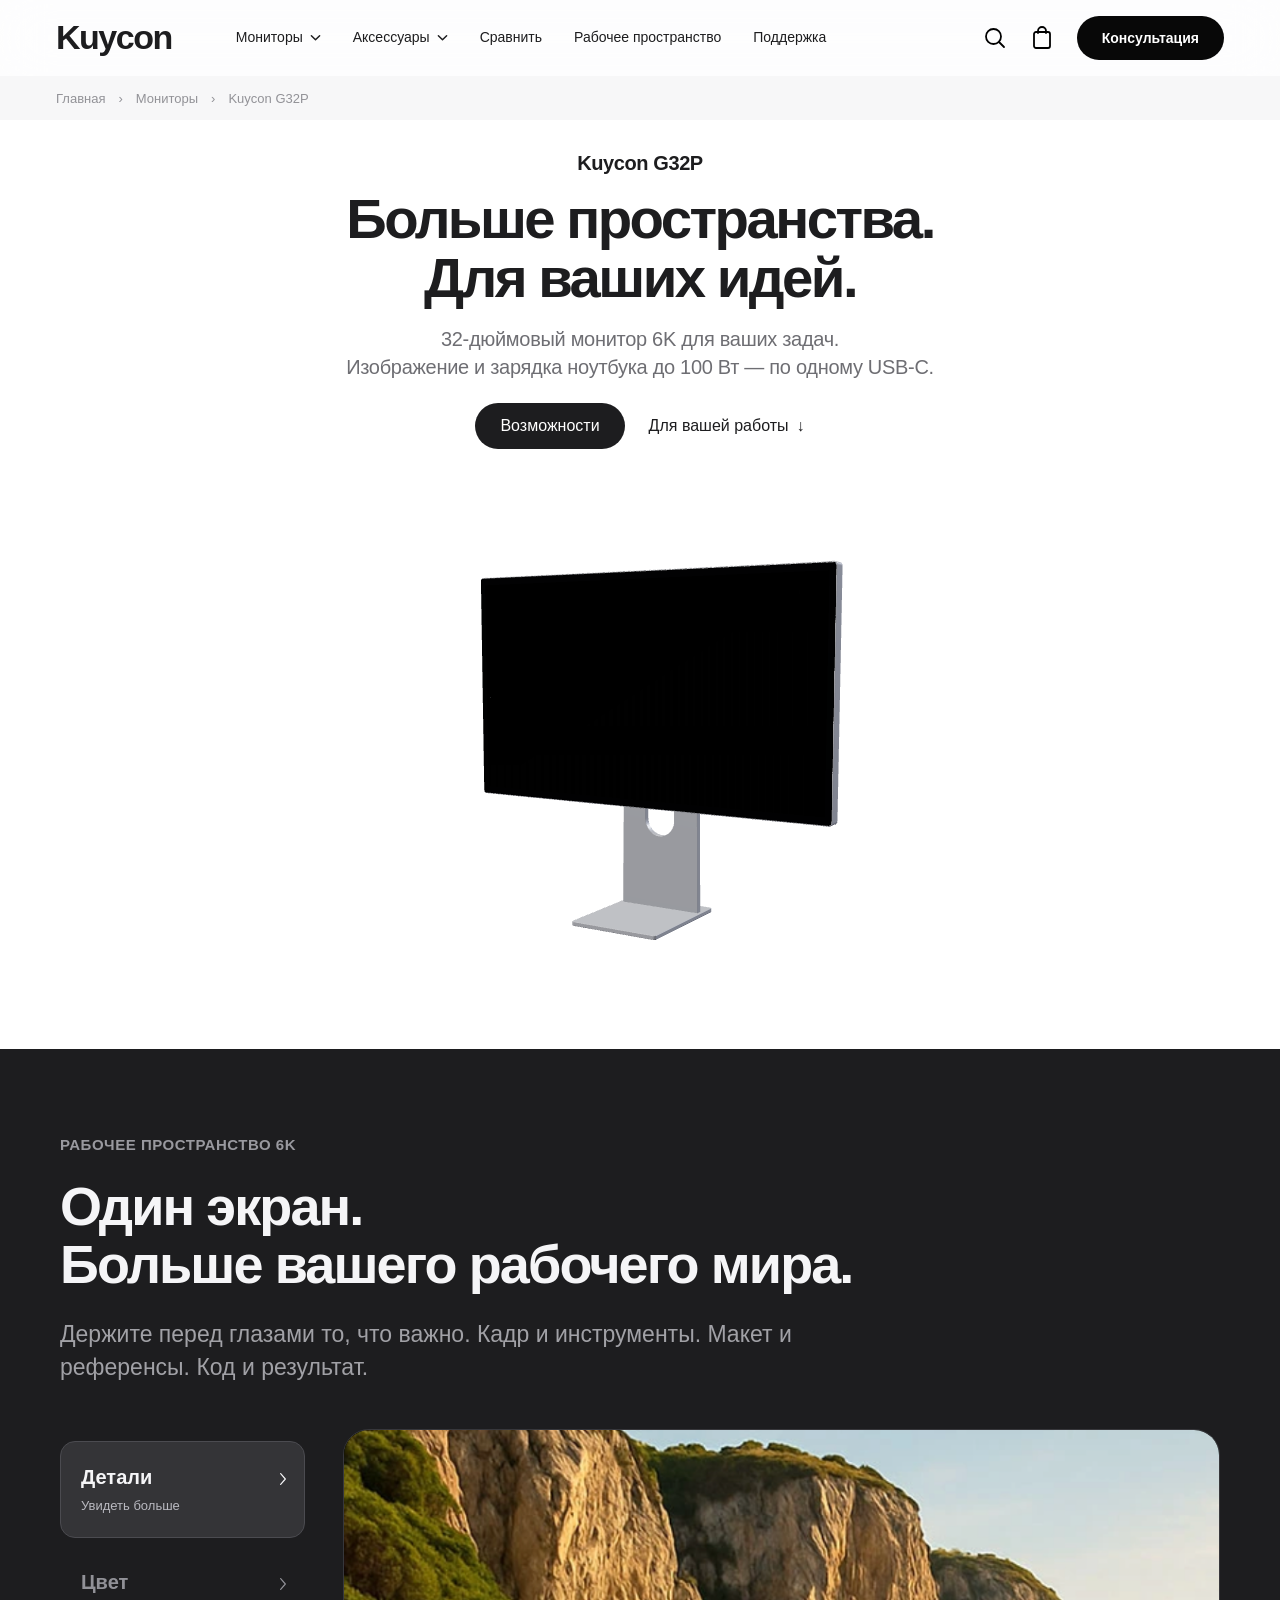
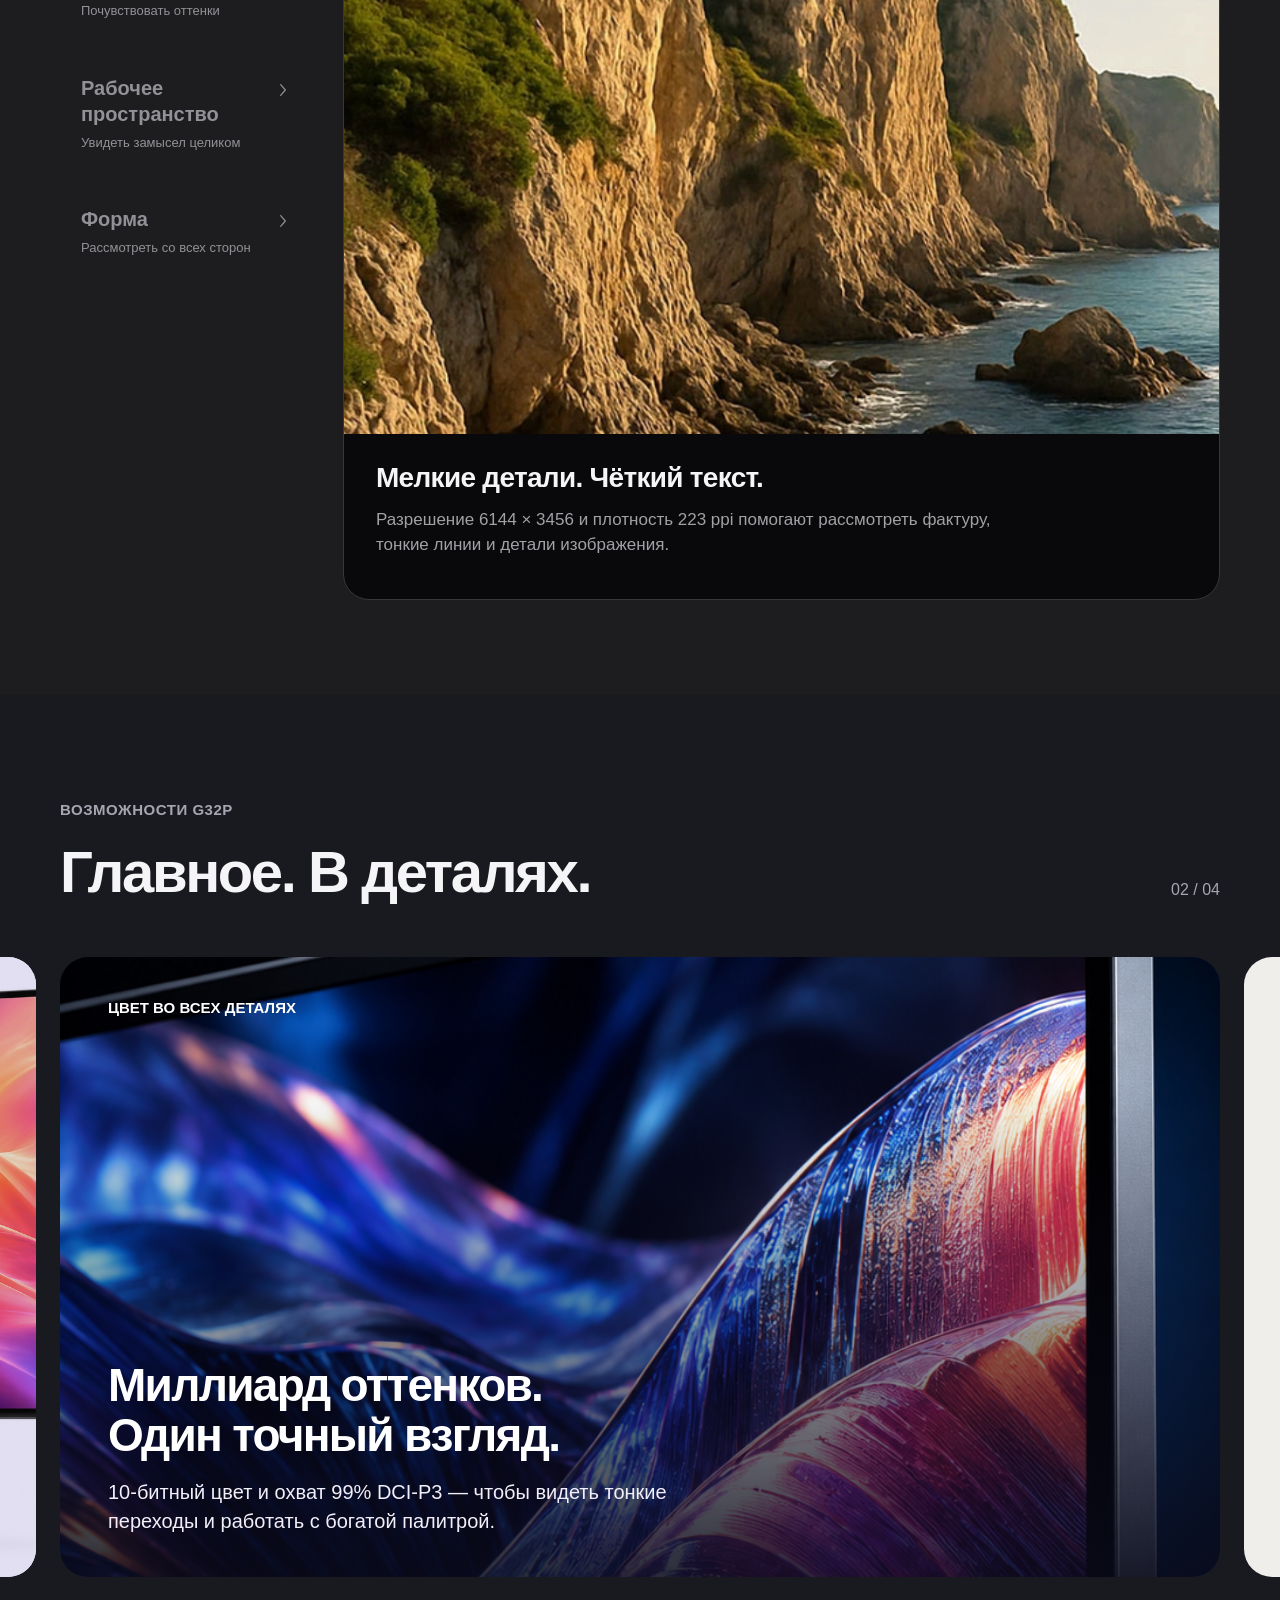
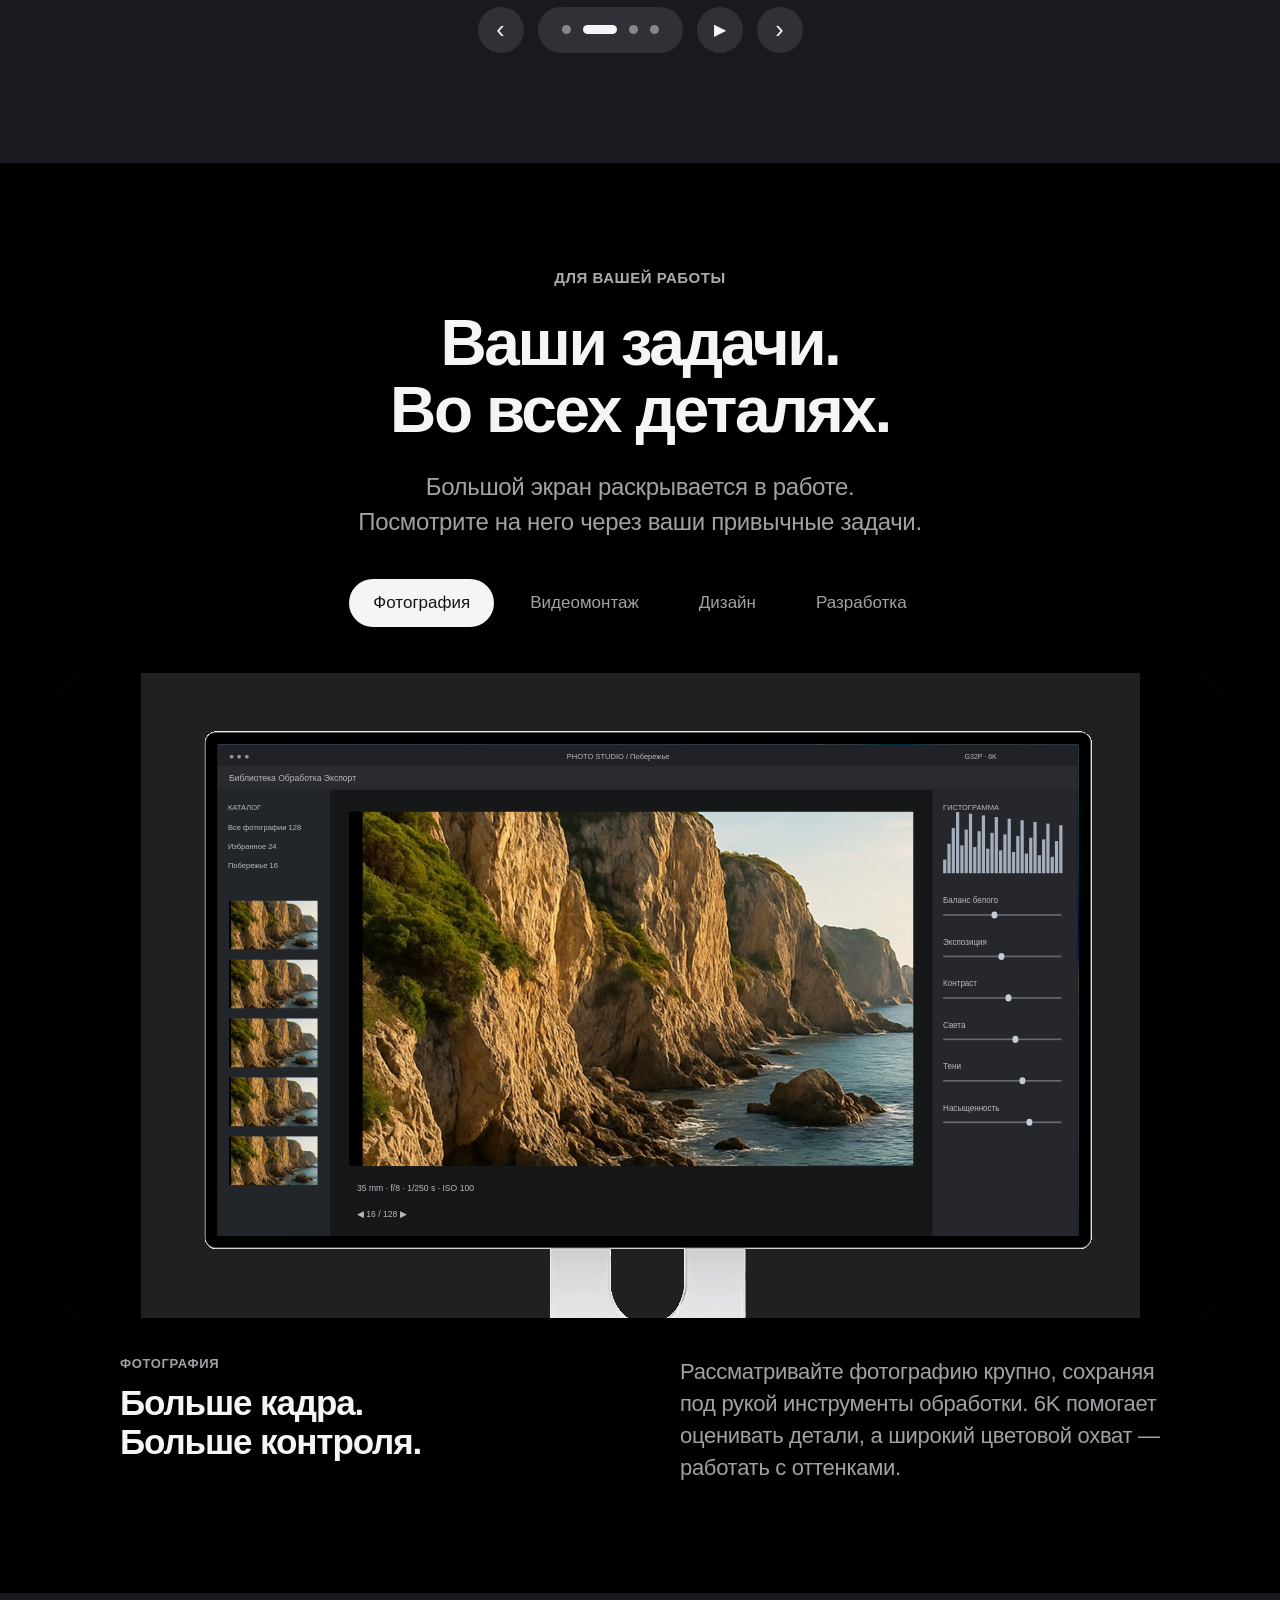
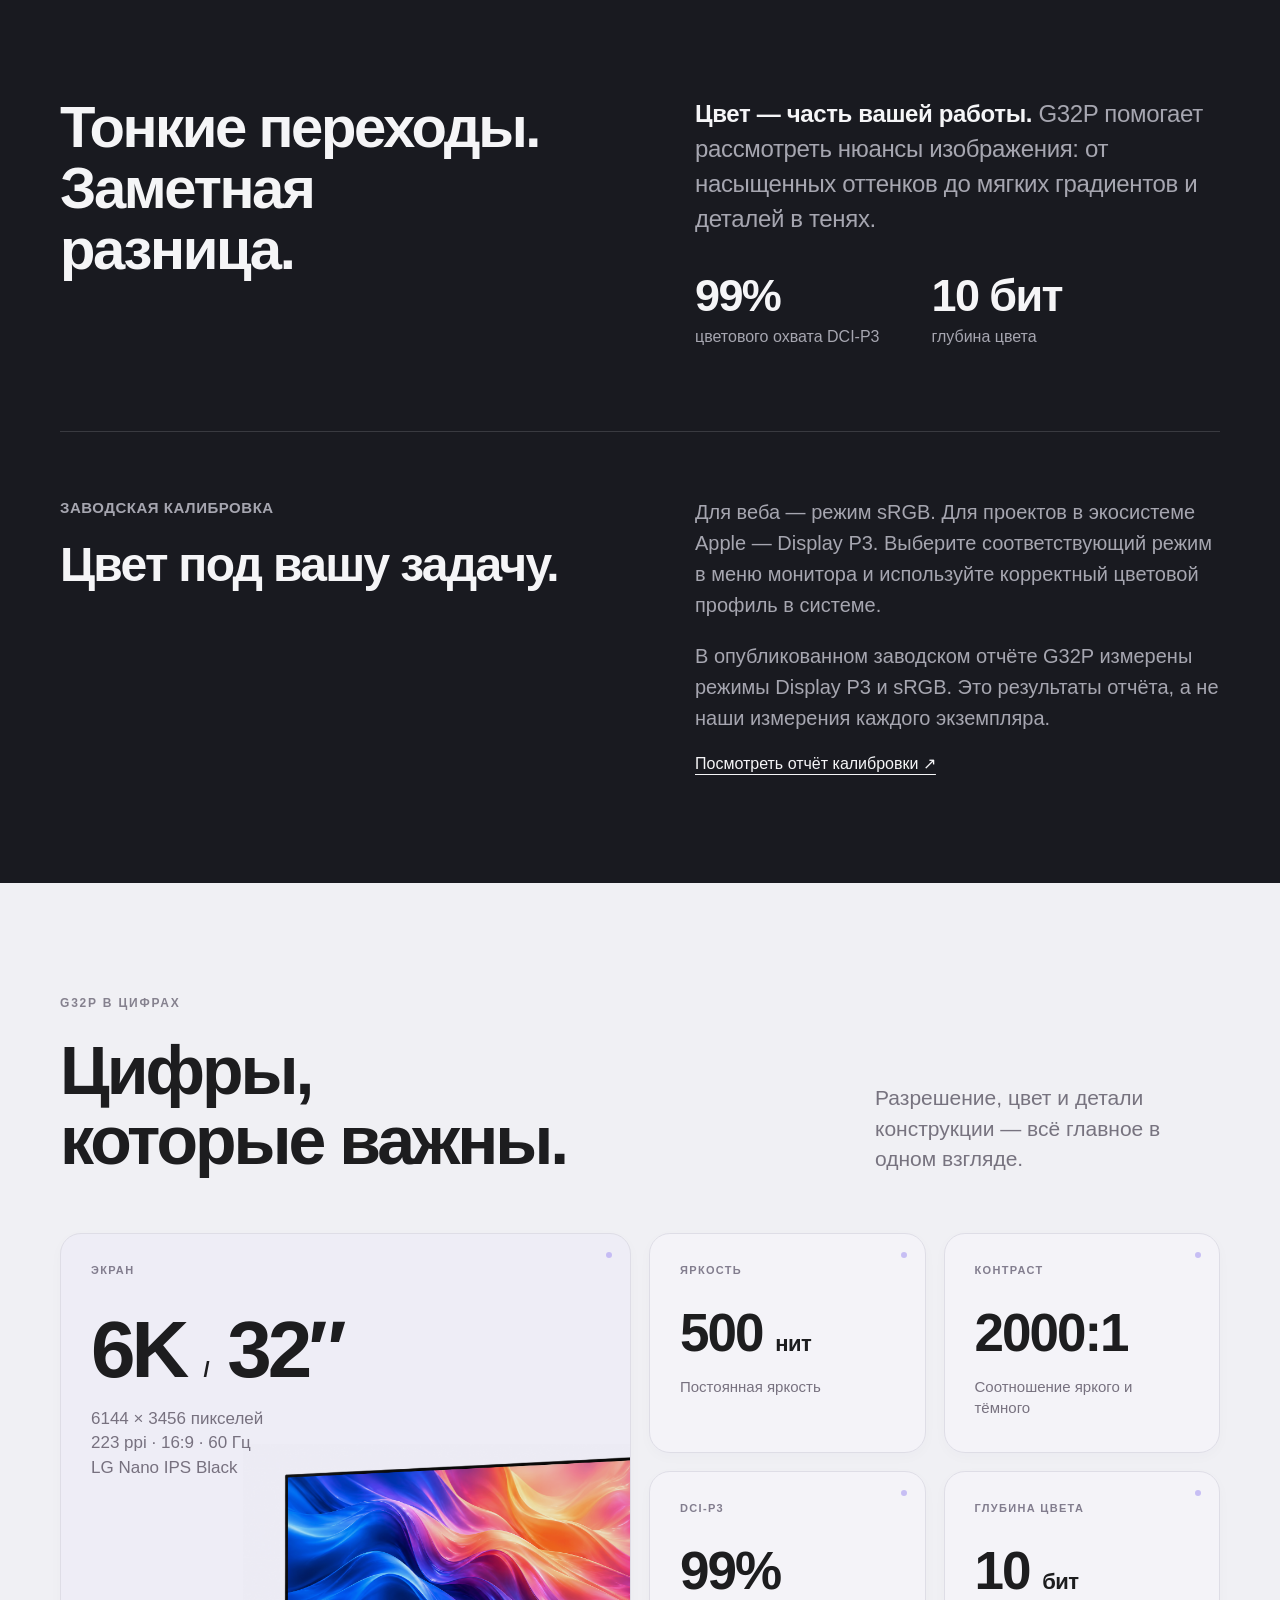
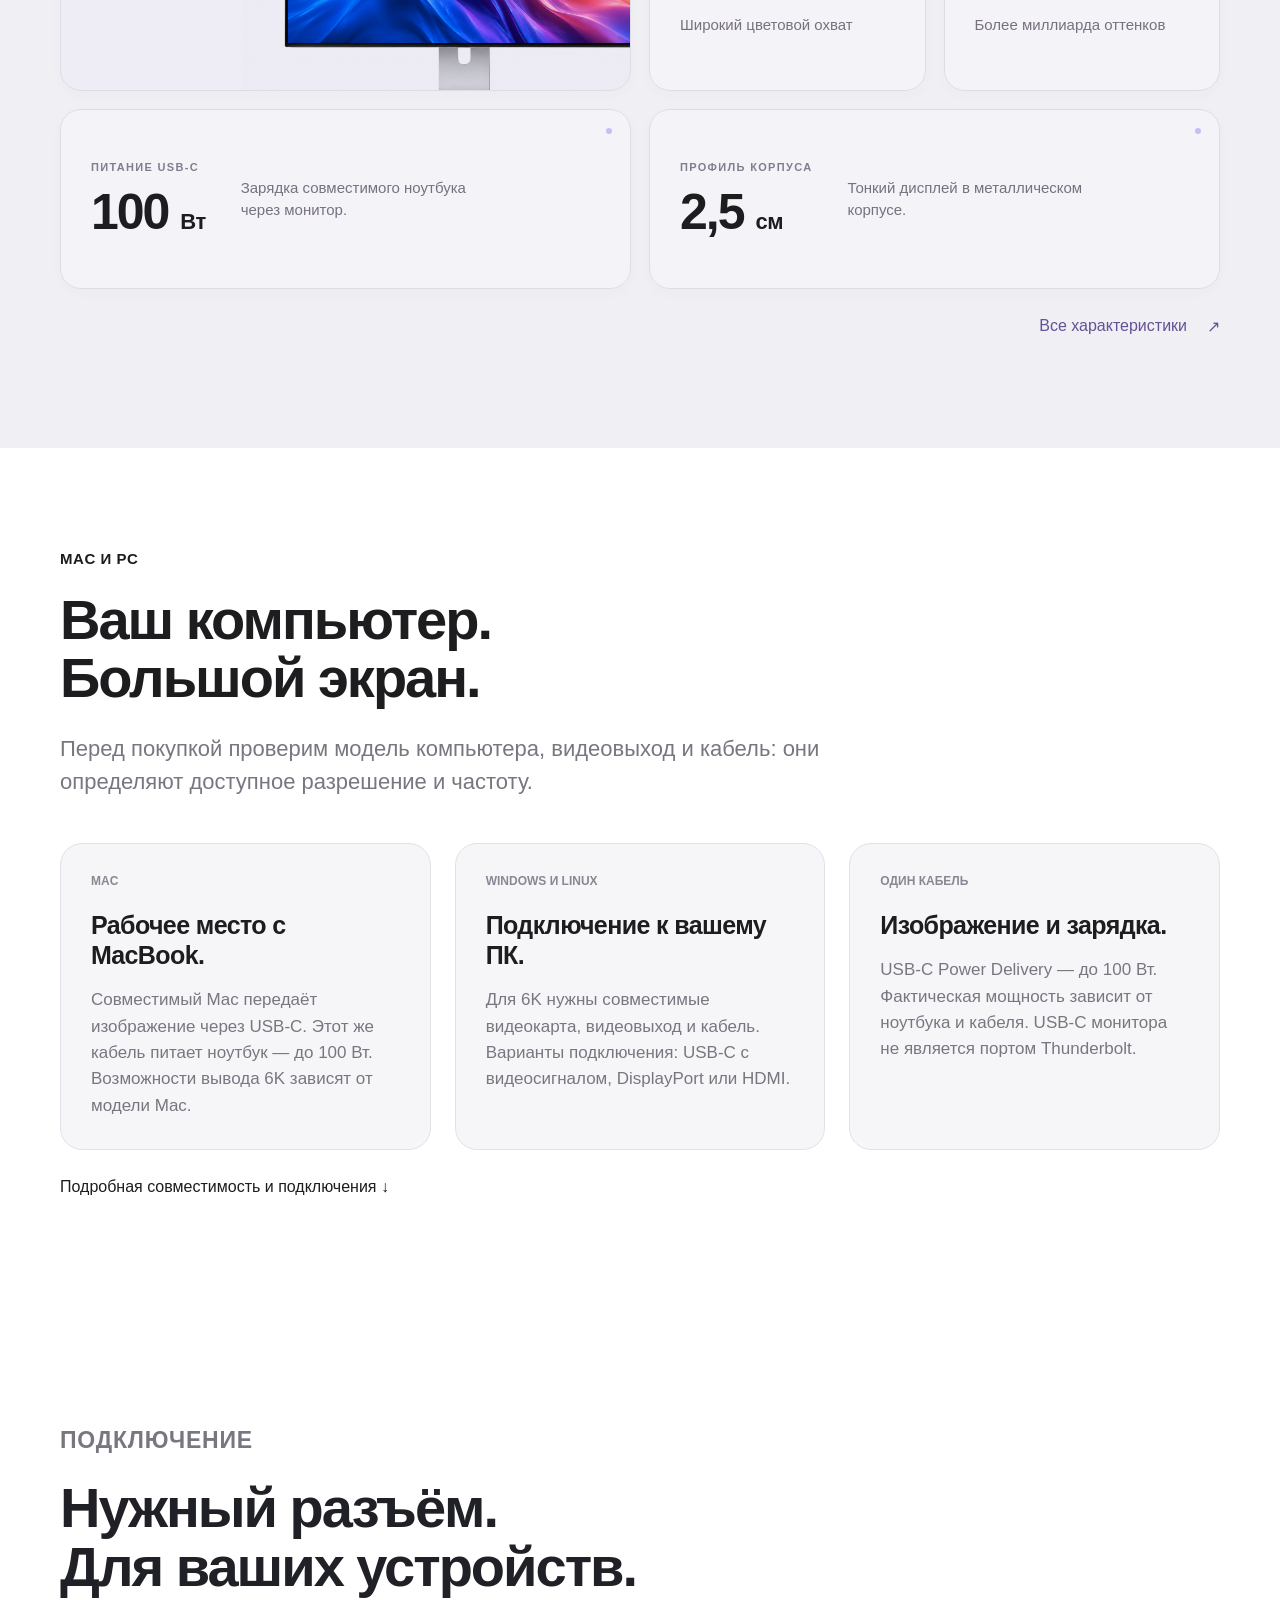
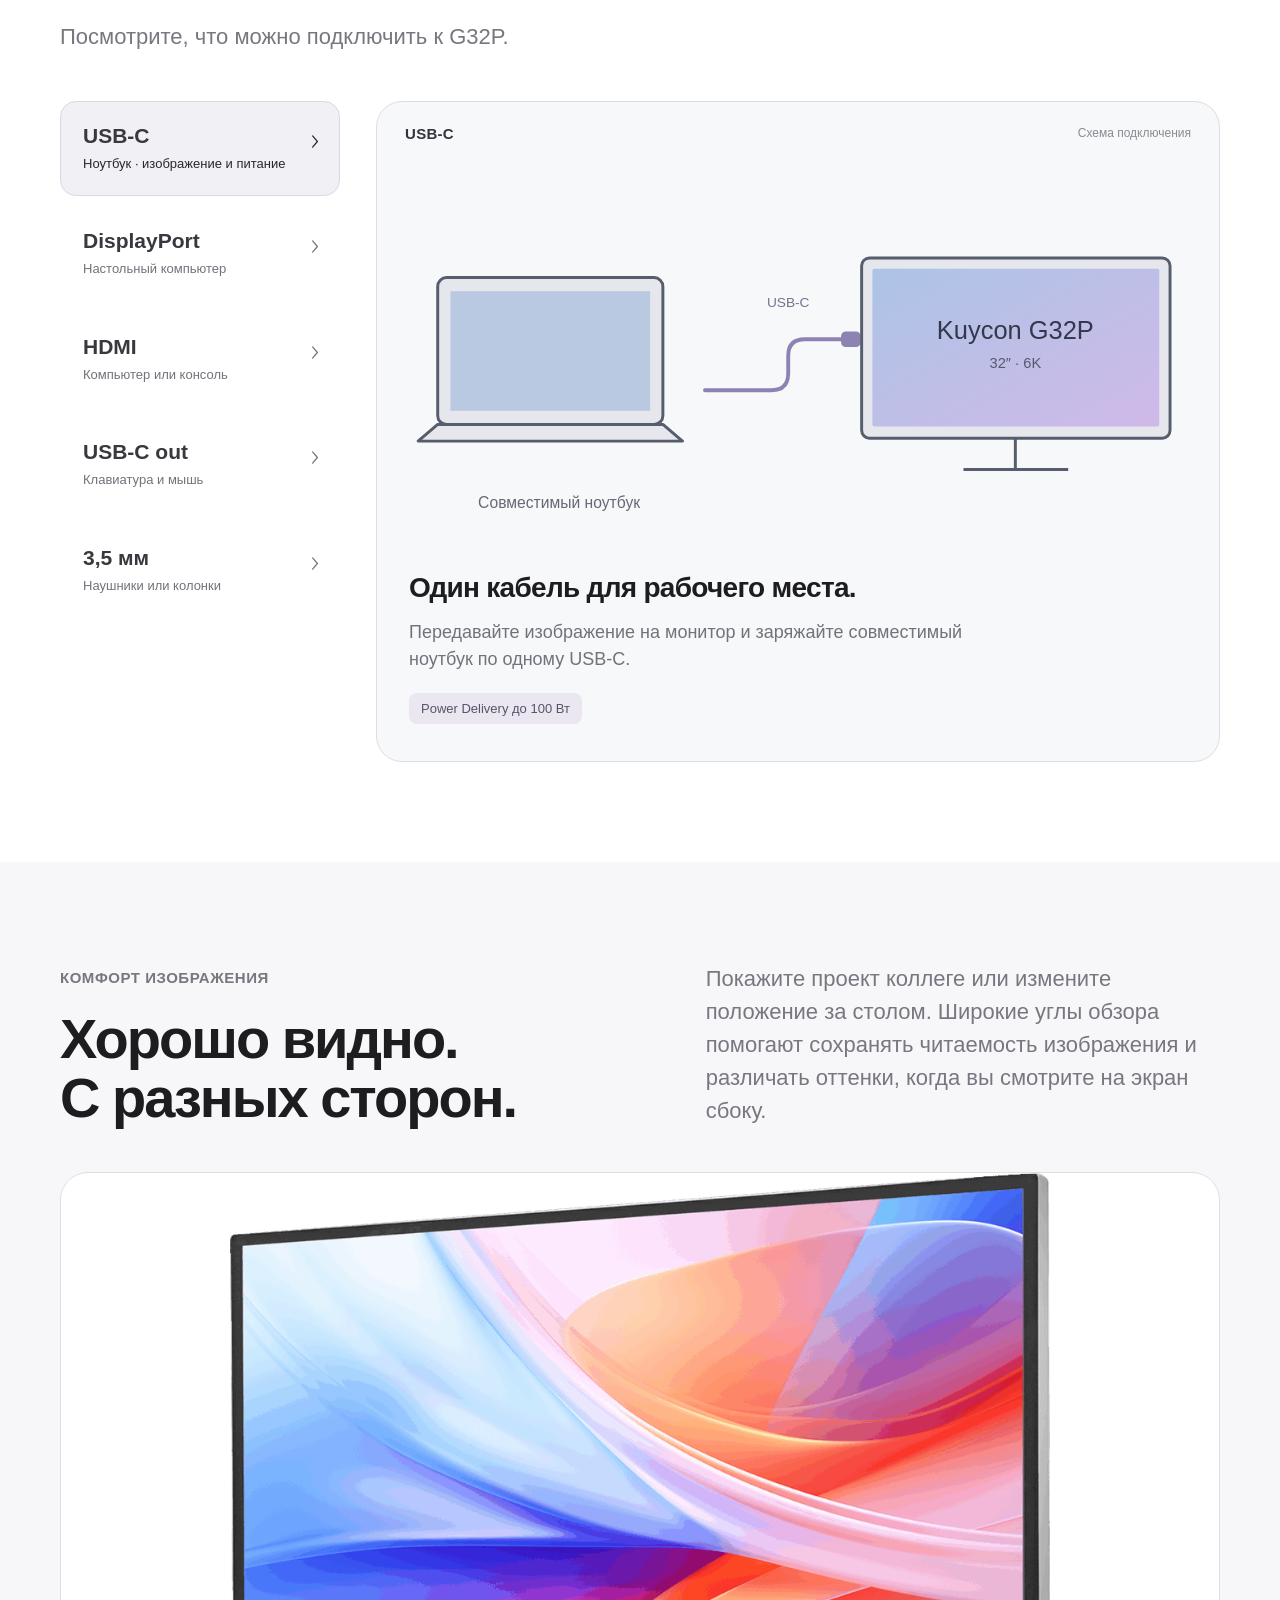
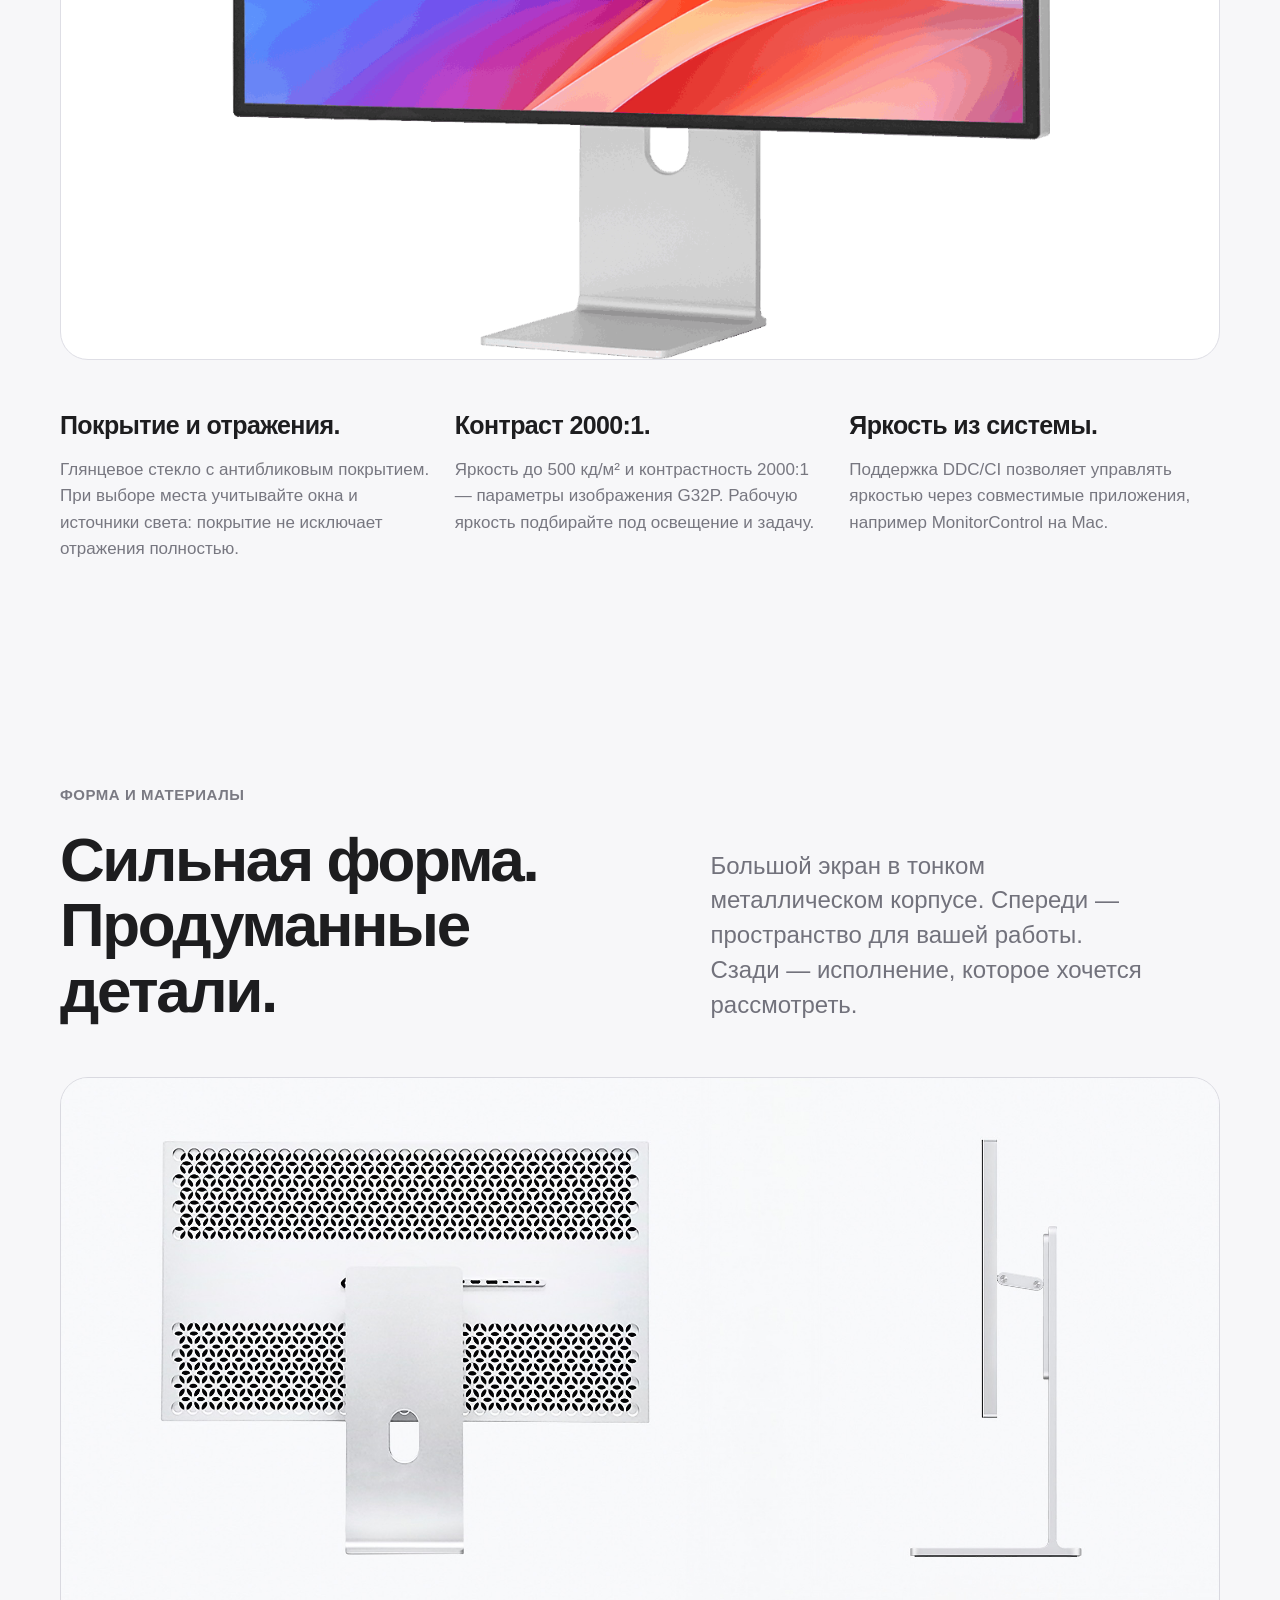
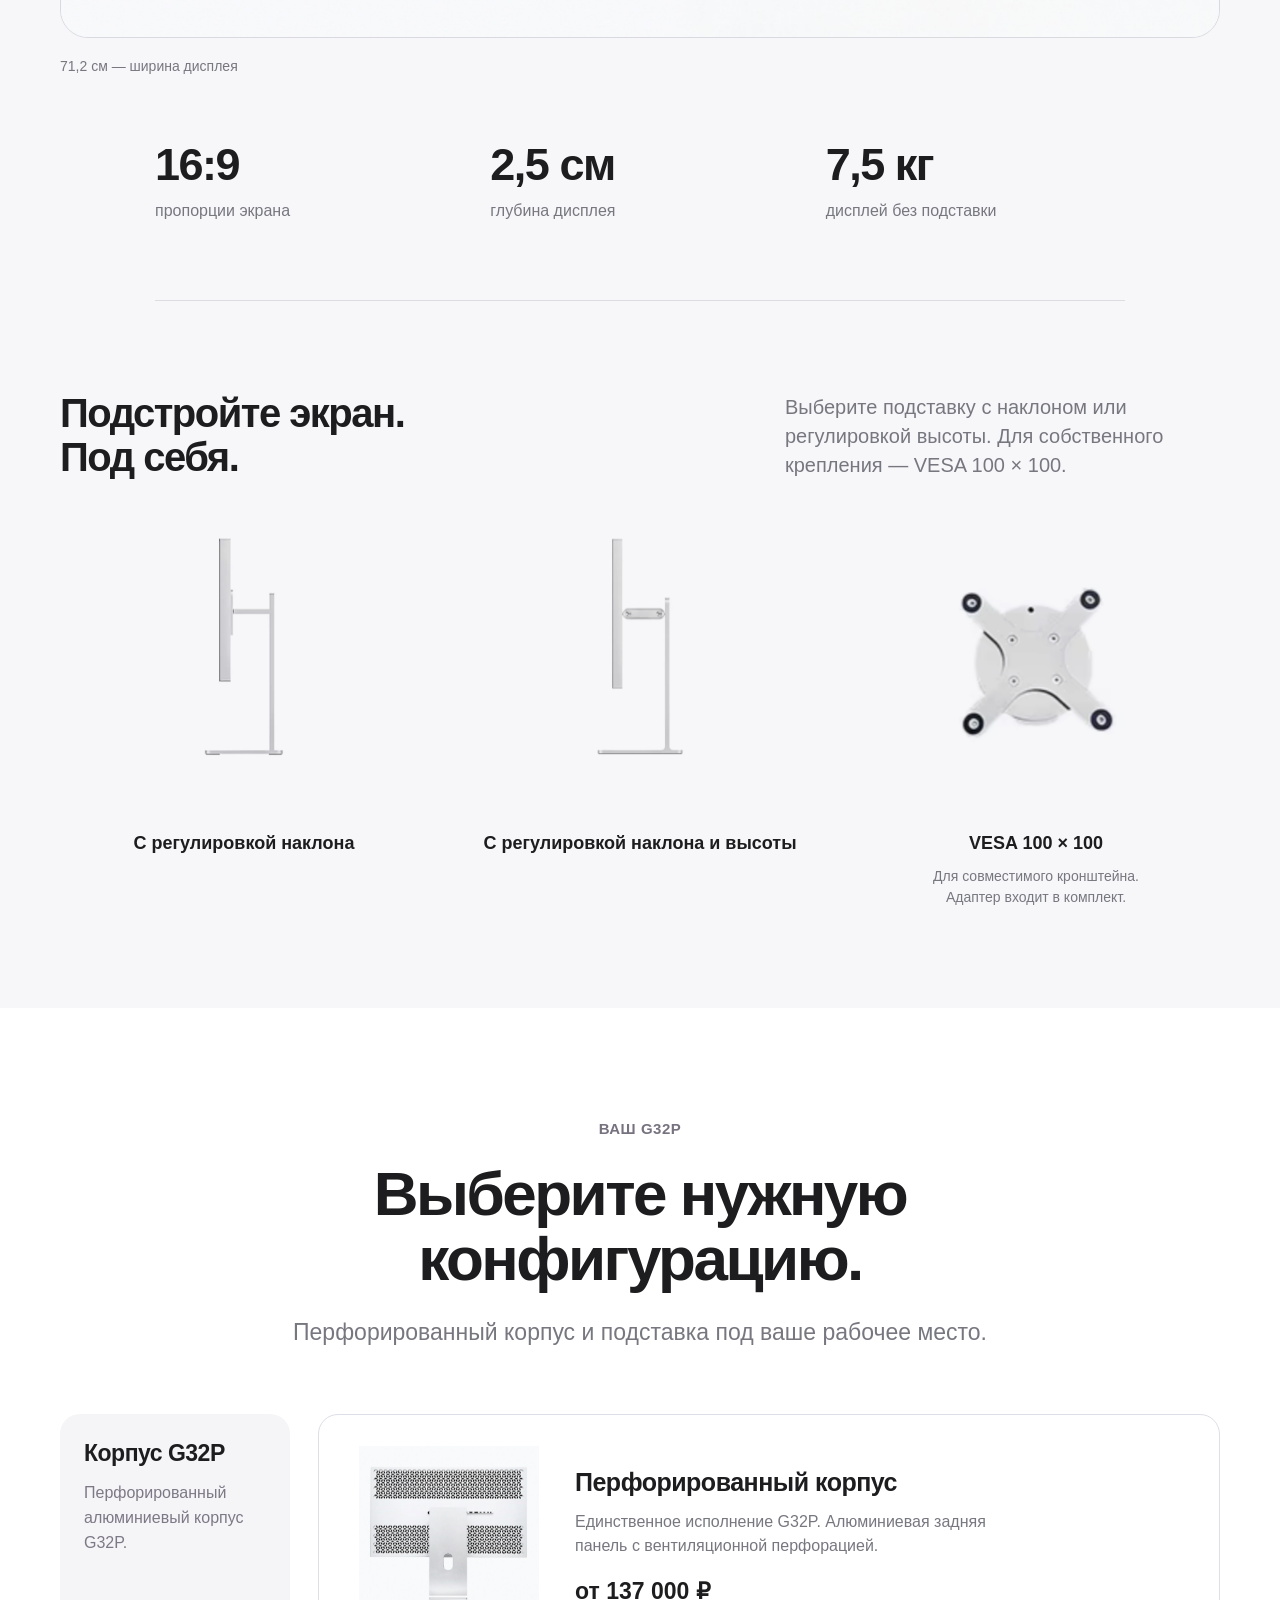
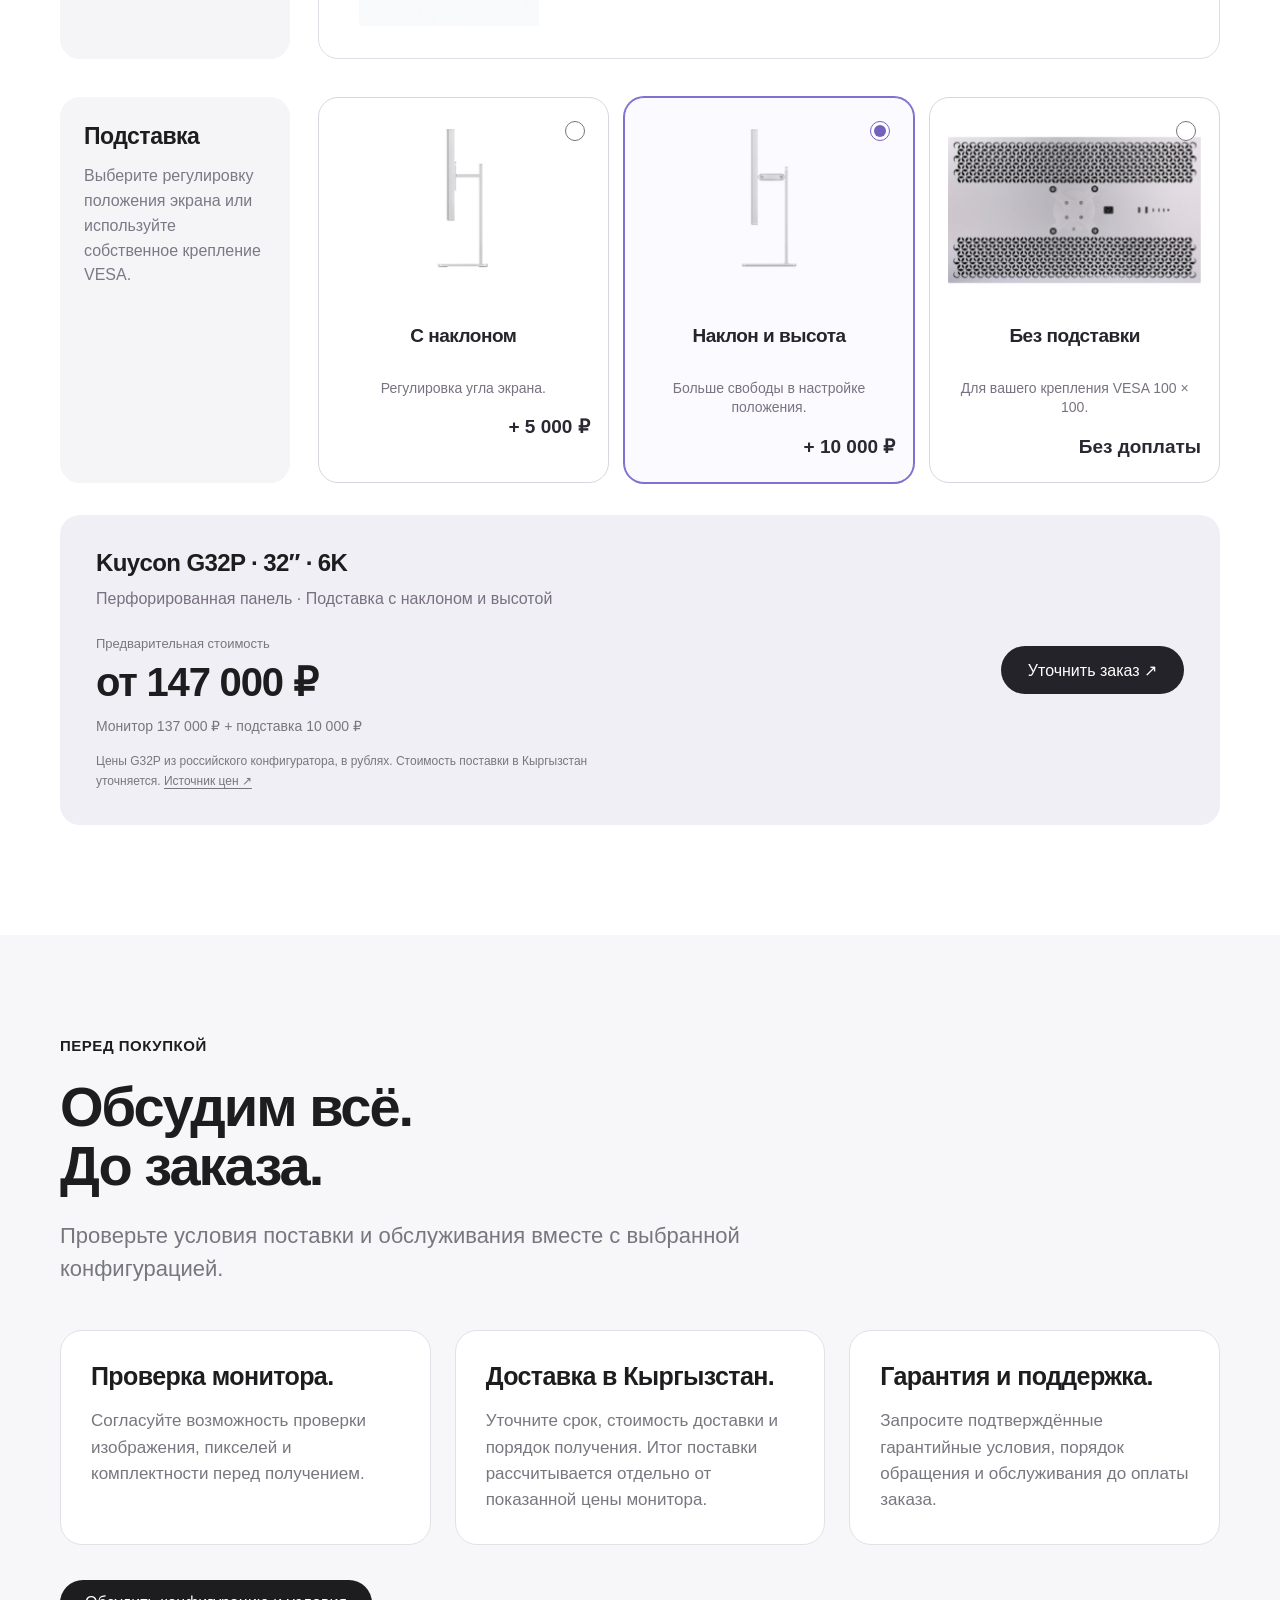
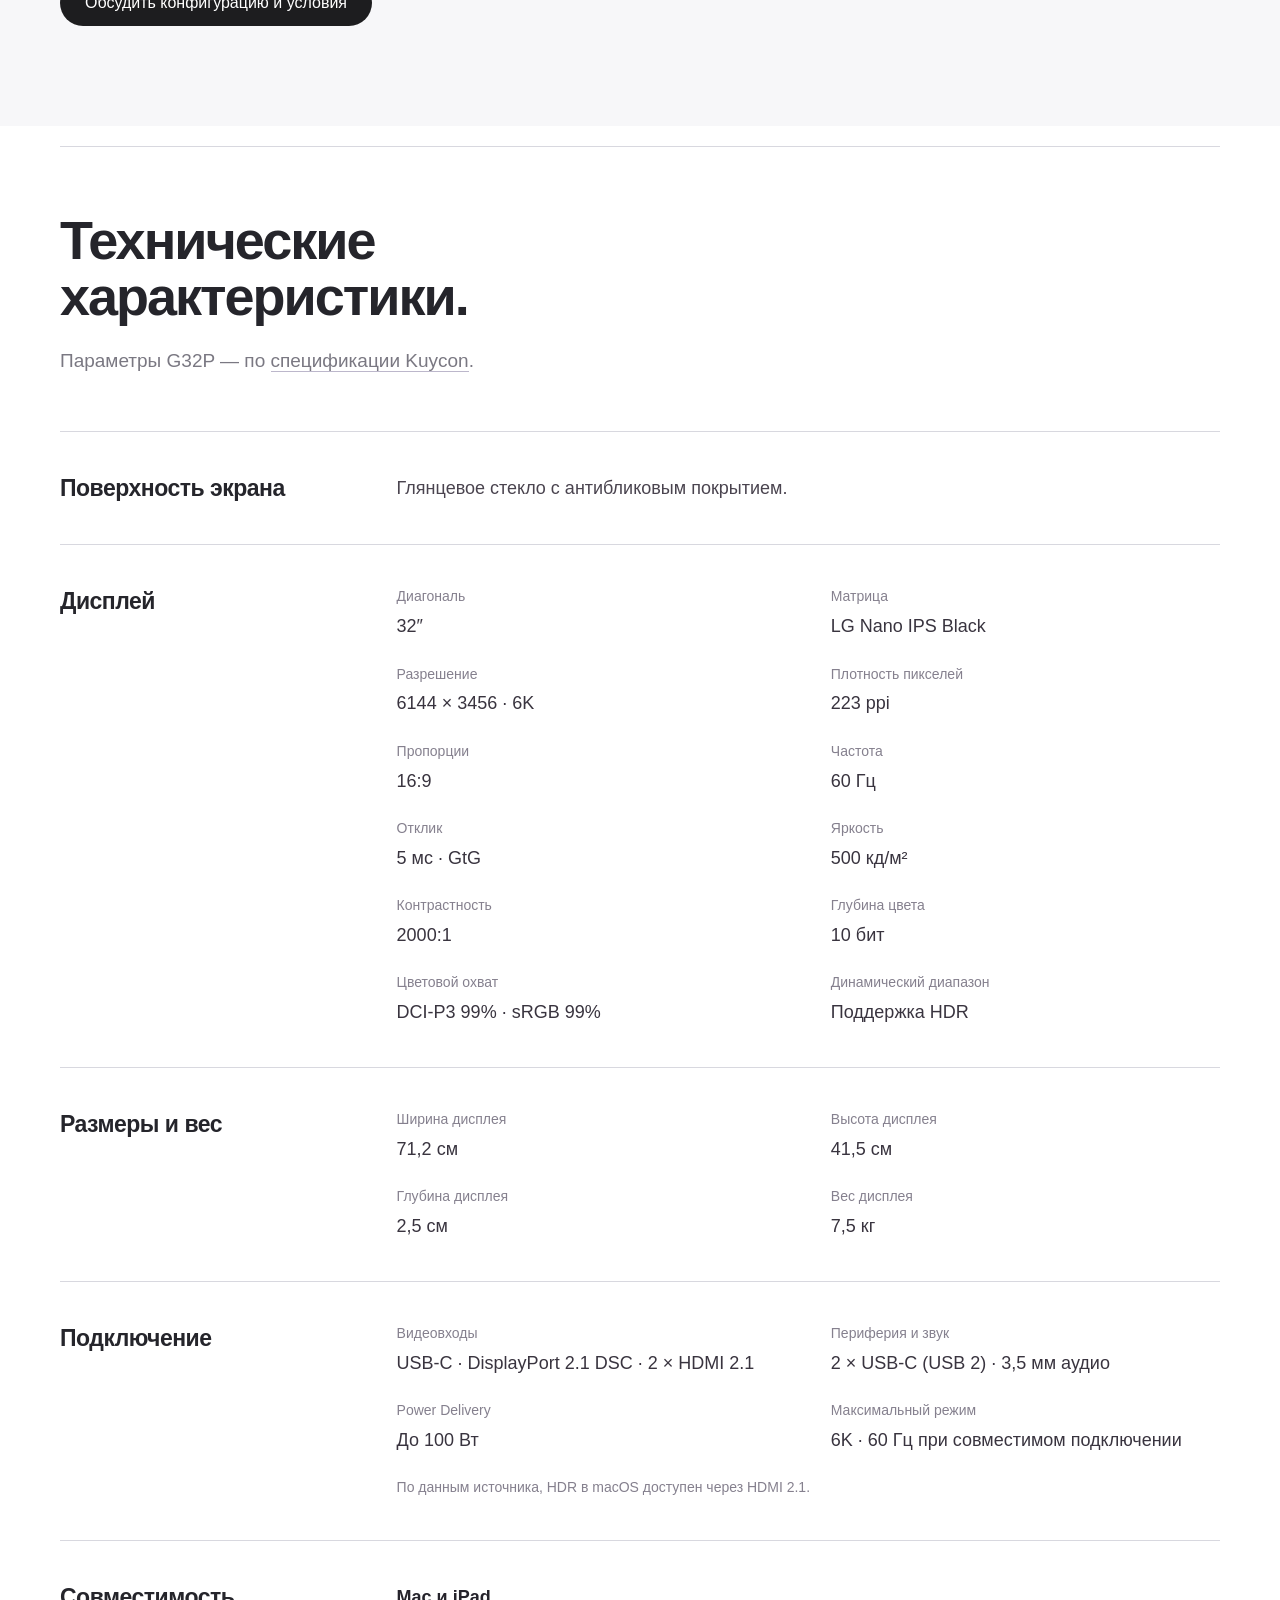
<file: index.html>
<!doctype html>
<html lang="ru">
<head>
<meta charset="utf-8">
<meta name="viewport" content="width=device-width, initial-scale=1">
<meta name="color-scheme" content="light">
<title>Kuycon G32P — концепция страницы</title>
<style>
:root{--ink:#1d1d1f;--muted:#6e6e73;--paper:#f7f7f8;--night:#191a20;--night-muted:#a6a6b0;--lilac:#eeedf5;--warm:#f1eee9;--accent:#bab0ff}
*{box-sizing:border-box}html{scroll-behavior:smooth}body{margin:0;background:var(--paper);color:var(--ink);font-family:-apple-system,BlinkMacSystemFont,"Helvetica Neue",Arial,sans-serif;-webkit-font-smoothing:antialiased}button,a{-webkit-tap-highlight-color:transparent}button{font:inherit;cursor:pointer}button:focus-visible,a:focus-visible,summary:focus-visible{outline:3px solid #7e70db;outline-offset:6px}a{color:inherit;text-decoration:none}img{display:block;max-width:100%}button:disabled{opacity:.3;cursor:default}.wrap{width:min(1160px,calc(100% - 112px));margin-inline:auto}.eyebrow{font-size:15px;line-height:1.4;font-weight:600;letter-spacing:.035em;margin:0 0 22px}h1,h2,h3,p{margin:0}h1,h2,h3{font-weight:650}h1{font-size:72px;line-height:1.03;letter-spacing:-3.3px}h2{font-size:64px;line-height:1.05;letter-spacing:-2.4px}h3{font-size:36px;line-height:1.12;letter-spacing:-1.1px}.approved-header{position:relative;width:100%;height:calc(100vw * 36 / 737);overflow:hidden;background:#fafafa}.approved-header img{position:absolute;width:100%;max-width:none;top:0;left:0}
.light-zone{background:var(--paper)}.hero{text-align:center;padding:48px 24px 0;overflow:hidden}.model{font-size:22px;font-weight:600;letter-spacing:-.4px;margin-bottom:16px}.hero h1{max-width:1080px;margin:auto}.hero-description{font-size:22px;line-height:1.45;letter-spacing:-.3px;color:var(--muted);margin:22px auto 0;max-width:760px}.hero-actions{display:flex;align-items:center;justify-content:center;gap:26px;margin-top:26px;font-size:17px}.pill-link{background:var(--ink);color:#fff;border-radius:40px;padding:14px 25px}.text-link{display:inline-flex;gap:8px;align-items:center}.text-link:hover{text-decoration:underline}.hero-product{width:min(1040px,90vw);margin:18px auto 0;mix-blend-mode:multiply}.hero-product img{width:100%}.intro{padding:72px 0 112px;display:grid;grid-template-columns:1.05fr 1fr;gap:100px;align-items:center}.intro h2{font-size:52px;letter-spacing:-2px}.intro p{font-size:25px;line-height:1.44;color:var(--muted);letter-spacing:-.4px}.intro p strong{color:var(--ink);font-weight:600}
.dark-zone{background:var(--night);color:#f5f5f7;padding:104px 0 110px;overflow:hidden}.section-heading{display:flex;align-items:end;justify-content:space-between;gap:30px;margin-bottom:54px}.section-heading .eyebrow{color:var(--night-muted)}.section-heading h2{font-size:58px}.gallery-counter{font-size:16px;color:var(--night-muted);padding-bottom:4px;font-variant-numeric:tabular-nums}.gallery-viewport{width:100%;overflow:hidden;touch-action:pan-y;user-select:none}.gallery-track{display:flex;gap:24px;padding-inline:max(56px,calc((100vw - 1160px)/2));transition:transform .55s cubic-bezier(.22,.7,.25,1);will-change:transform}.feature-slide{position:relative;flex:0 0 min(1160px,calc(100vw - 112px));height:620px;border-radius:28px;overflow:hidden;isolation:isolate;background:#ddd9ed;color:var(--ink)}.slide-label{position:absolute;left:48px;top:42px;font-size:15px;font-weight:600;z-index:3}.slide-copy{position:absolute;left:48px;bottom:42px;z-index:3;width:430px}.slide-copy h3{font-size:46px;line-height:1.08;letter-spacing:-1.7px}.slide-copy p{font-size:20px;line-height:1.42;margin-top:18px;max-width:400px}.slide-6k{background:#e3e0f3}.slide-6k .slide-image{position:absolute;width:87%;max-width:none;right:-15%;top:0;mix-blend-mode:multiply}.slide-6k .slide-copy{width:350px}.slide-6k .slide-copy p{width:290px;color:#4f4b67}.slide-6k .sixk{position:absolute;left:48px;top:106px;font-size:136px;font-weight:650;line-height:1;letter-spacing:-9px;color:#3c365b;z-index:2}.slide-color{background:#24202c;color:#fff}.slide-color .art-fill{position:absolute;inset:0;overflow:hidden}.slide-color .art-fill img{width:100%;height:100%;object-fit:cover;object-position:50% 39%;transform:scale(1.85)}.slide-color:after{content:"";position:absolute;inset:0;background:linear-gradient(0deg,rgba(10,10,25,.86),transparent 80%);z-index:1}.slide-color .slide-copy{width:630px}.slide-color .slide-copy p{color:#f2eefa;max-width:560px}.slide-ports{background:#f0eeeb}.slide-ports .slide-image{position:absolute;right:-5%;width:73%;height:100%;object-fit:contain;mix-blend-mode:multiply}.slide-ports .slide-copy{width:330px}.slide-ports .slide-copy p{color:#66615d}.slide-body{background:#e0e7e8}.slide-body .back{position:absolute;right:12%;top:8%;width:56%;height:86%;object-fit:contain;mix-blend-mode:multiply}.slide-body .side{position:absolute;right:-4%;top:5%;height:90%;width:24%;object-fit:contain;mix-blend-mode:multiply}.slide-body .slide-copy{width:350px}.slide-body .slide-copy p{color:#4d5c5f}.gallery-controls{display:flex;align-items:center;justify-content:center;gap:14px;margin-top:30px}.round-control{width:46px;height:46px;border:0;border-radius:50%;background:#303137;color:#f5f5f7;display:grid;place-items:center;font-size:25px}.gallery-dots{display:flex;align-items:center;justify-content:center;gap:12px;background:#303137;padding:0 24px;height:46px;border-radius:40px}.gallery-dot{position:relative;width:9px;height:9px;padding:0;border:0;background:#86868d;border-radius:30px;transition:width .2s}.gallery-dot[aria-current=true]{width:34px;background:#f5f5f7}.play-control{font-size:16px}.color-story{margin-top:110px;display:grid;grid-template-columns:1fr 1fr;gap:110px;align-items:start}.color-story h2{font-size:58px;line-height:1.05;max-width:480px}.color-story p{color:var(--night-muted);font-size:24px;line-height:1.45;letter-spacing:-.35px}.color-story p strong{color:#f5f5f7;font-weight:600}.color-numbers{display:flex;gap:52px;margin-top:34px}.color-numbers strong{display:block;font-size:45px;line-height:1.1;font-weight:600;letter-spacing:-1.6px}.color-numbers span{display:block;font-size:16px;color:var(--night-muted);margin-top:8px}
.workflows{background:var(--lilac);padding:104px 0 110px}.workflow-heading{text-align:center}.workflow-heading .eyebrow{color:#706b86}.workflow-heading h2{max-width:900px;margin:auto}.workflow-heading>p:last-child{max-width:650px;font-size:24px;line-height:1.45;color:#716c82;margin:26px auto 0;letter-spacing:-.35px}.workflow-tabs{display:flex;justify-content:center;gap:12px;margin:40px auto 46px;flex-wrap:wrap}.workflow-tab{border:0;background:transparent;color:#676174;border-radius:40px;padding:12px 24px;font-size:17px;line-height:24px}.workflow-tab[aria-selected=true]{background:var(--ink);color:#fff}.workflow-tab:hover{background:#ddd9e9}.workflow-tab[aria-selected=true]:hover{background:#33313b}.workspace{background:#24242b;border:10px solid #17171b;border-radius:18px;overflow:hidden;color:#bbbcc6;box-shadow:0 22px 54px #2f214522}.workspace-topbar{height:42px;background:#313139;display:flex;align-items:center;justify-content:space-between;padding:0 18px;font-size:12px;letter-spacing:.02em;border-bottom:1px solid #41414a}.window-dots{display:flex;gap:6px}.window-dots i{width:7px;height:7px;background:#73737c;border-radius:50%}.workspace-name{color:#d8d8e0}.workspace-body{height:450px;display:grid;grid-template-columns:165px minmax(0,1fr) 185px}.workspace-left{border-right:1px solid #41414a;padding:20px 15px;font-size:12px}.sidebar-title{font-size:10px;text-transform:uppercase;letter-spacing:1.2px;color:#8c8b99;margin-bottom:22px}.sidebar-item{margin:16px 0;display:flex;justify-content:space-between}.sidebar-item.active{color:#ded4ff}.thumb-grid{display:grid;grid-template-columns:1fr 1fr;gap:8px;margin-top:24px}.thumb-grid i{height:48px;border-radius:3px;background:linear-gradient(135deg,#71679b,#bdb3c9 50%,#353443)}.thumb-grid i:nth-child(2){background:linear-gradient(135deg,#cfaa7a,#665c4a,#2d494d)}.thumb-grid i:nth-child(3){background:linear-gradient(135deg,#cfc4b0,#888eaa,#6e508d)}.thumb-grid i:nth-child(4){background:linear-gradient(135deg,#497e9b,#29364e,#e2b19c)}.workspace-center{position:relative;background:#18181e;overflow:hidden;display:grid;place-items:center;padding:26px}.photo-canvas{width:100%;height:100%;background-image:url('assets/coast-detail.png');background-size:cover;background-position:center;box-shadow:0 5px 20px #0004}.workspace-right{border-left:1px solid #41414a;padding:20px 15px;font-size:11px}.histogram{display:flex;align-items:end;gap:2px;height:50px;margin:5px 0 28px;opacity:.9}.histogram i{background:#b5a6d6;flex:1;height:var(--h)}.adjustment{margin:18px 0}.adjustment span{display:flex;justify-content:space-between;margin-bottom:11px}.fake-slider{height:2px;background:#595965;position:relative}.fake-slider:after{content:"";position:absolute;left:var(--v,50%);top:-3px;width:8px;height:8px;background:#c5bfd3;border-radius:50%}.workspace-bottom{height:44px;border-top:1px solid #41414a;background:#2c2c34;display:flex;align-items:center;justify-content:center;font-size:11px;letter-spacing:.08em}.workflow-caption{margin:44px auto 0;display:grid;grid-template-columns:1fr 1fr;gap:80px;max-width:1040px}.workflow-caption h3{font-size:35px;letter-spacing:-1.1px}.workflow-caption p{font-size:22px;color:#716c82;line-height:1.45;letter-spacing:-.3px}.workflow-caption .caption-tag{display:block;color:#686078;font-size:13px;font-weight:600;letter-spacing:.05em;margin-bottom:12px}.design-canvas{display:none;width:100%;height:100%;background:#e3ded7;align-items:center;justify-content:center;gap:8%;padding:30px;color:#34333a}.design-poster{width:54%;height:100%;background:#c2b5d9;padding:30px 24px;position:relative;overflow:hidden}.design-poster strong{position:relative;z-index:2;font-size:38px;line-height:.94;letter-spacing:-2px}.design-poster:after{content:"";position:absolute;width:210px;height:210px;right:-60px;bottom:-30px;border-radius:50%;background:radial-gradient(circle at 30% 30%,#fff3ce,#f391a2 40%,#7661ad 75%)}.swatch-column{display:flex;flex-direction:column;gap:15px}.swatch-column i{width:42px;height:42px;border-radius:50%;background:var(--s)}.code-canvas{display:none;align-self:stretch;width:100%;padding:10px 10px;color:#c5c6d3;font:17px/1.8 ui-monospace,SFMono-Regular,Consolas,monospace;white-space:pre-wrap;text-align:left}.code-canvas .line-no{color:#6c6c79;margin-right:24px}.code-canvas .keyword{color:#bba1f0}.code-canvas .string{color:#b8ce9f}.video-timeline{display:none;width:100%;height:110px;background:#24242b;border-top:1px solid #41414a;position:absolute;bottom:0;left:0;padding:20px 22px}.timeline-ruler{font:9px ui-monospace,monospace;color:#91919d;display:flex;justify-content:space-between;margin-bottom:12px}.timeline-track{height:15px;display:flex;gap:3px;margin:4px 0}.timeline-track i{display:block;height:100%;width:22%;background:#8172ab;border-radius:2px}.timeline-track i:nth-child(2){background:#a58c78;width:32%}.timeline-track.audio i{background:#4d8178;width:100%;height:8px}.workspace[data-mode=design] .photo-canvas,.workspace[data-mode=design] .code-canvas{display:none}.workspace[data-mode=design] .design-canvas{display:flex}.workspace[data-mode=code] .photo-canvas,.workspace[data-mode=code] .design-canvas{display:none}.workspace[data-mode=code] .code-canvas{display:block}.workspace[data-mode=video] .video-timeline{display:block}.workspace[data-mode=video] .workspace-center{padding-bottom:132px}
.connection{background:var(--warm);padding:105px 0 94px}.connection-grid{display:grid;grid-template-columns:.85fr 1.15fr;gap:60px;align-items:center}.connection .eyebrow{color:#817a70}.connection h2{font-size:60px}.connection p{font-size:23px;line-height:1.45;color:#7a746e;margin-top:28px;max-width:440px}.connection-image{width:100%;mix-blend-mode:multiply;border-radius:20px}.power-note{display:flex;align-items:baseline;gap:10px;margin-top:32px}.power-note strong{font-size:50px;letter-spacing:-2px;font-weight:600}.power-note span{font-size:17px;color:#7a746e}.tech-details{margin-top:64px;border-top:1px solid #d1ccc5;padding-top:28px}.tech-details summary{font-size:20px;list-style:none;cursor:pointer;display:flex;justify-content:space-between;align-items:center}.tech-details summary:after{content:"+";font-size:30px}.tech-details[open] summary:after{content:"−"}.spec-grid{display:grid;grid-template-columns:repeat(4,1fr);gap:35px;margin-top:35px}.spec-grid dt{font-size:13px;color:#7a746e;margin-bottom:12px}.spec-grid dd{margin:0;font-size:20px;font-weight:600}.prototype-end{height:22px;background:var(--warm)}.sr-only{position:absolute;width:1px;height:1px;padding:0;margin:-1px;overflow:hidden;clip:rect(0,0,0,0);white-space:nowrap;border:0}
@media(min-width:1800px){.gallery-track{padding-inline:calc((100vw - 1320px)/2)}.feature-slide{flex-basis:1320px;height:690px}.wrap{width:min(1320px,calc(100% - 112px))}}
@media(max-width:1000px){.wrap{width:calc(100% - 64px)}h1{font-size:62px}h2{font-size:54px}.intro{gap:45px}.intro h2{font-size:43px}.intro p{font-size:21px}.gallery-track{padding-inline:32px}.feature-slide{flex-basis:calc(100vw - 64px);height:540px}.slide-copy{left:32px;bottom:32px}.slide-label{left:32px;top:30px}.slide-copy h3{font-size:37px}.slide-copy p{font-size:18px}.slide-6k .sixk{left:32px;font-size:112px}.slide-6k .slide-image{width:90%;right:-21%;top:20px}.slide-6k .slide-copy{width:290px}.slide-color .slide-copy{width:70%}.color-story{gap:45px}.color-story h2{font-size:46px}.color-story p{font-size:21px}.color-numbers{gap:30px}.color-numbers strong{font-size:38px}.workspace-body{grid-template-columns:120px minmax(0,1fr) 145px;height:370px}.workspace-left,.workspace-right{padding:15px 10px}.workspace-center{padding:15px}.workflow-caption{gap:40px}.connection-grid{gap:30px}.connection h2{font-size:48px}.connection p{font-size:20px}.design-poster{padding:20px 14px}.design-poster strong{font-size:28px}.code-canvas{font-size:13px}.spec-grid{grid-template-columns:1fr 1fr}}
@media(max-width:650px){.wrap{width:calc(100% - 40px)}.hero{padding:36px 20px 0}.model{font-size:19px}.hero h1{font-size:43px;letter-spacing:-1.6px;line-height:1.06}.hero-description{font-size:19px;line-height:1.4;max-width:340px;margin-top:20px}.hero-actions{gap:20px;font-size:15px;margin-top:24px}.pill-link{padding:12px 20px}.hero-product{width:calc(100vw + 10px);margin-left:-25px;margin-top:28px}.intro{padding:40px 0 65px;grid-template-columns:1fr;gap:24px}.intro h2{font-size:38px;letter-spacing:-1.3px}.intro p{font-size:20px}.dark-zone{padding:65px 0}.section-heading{margin-bottom:32px;align-items:center}.section-heading h2{font-size:37px;letter-spacing:-1.3px}.eyebrow{font-size:12px;margin-bottom:16px}.gallery-counter{font-size:13px;white-space:nowrap}.gallery-track{gap:14px;padding-inline:20px}.feature-slide{flex-basis:calc(100vw - 40px);height:520px;border-radius:22px}.slide-label{left:24px;top:25px;font-size:12px}.slide-copy{left:24px;bottom:28px}.slide-copy h3{font-size:34px;letter-spacing:-1px}.slide-copy p{font-size:17px;line-height:1.4;margin-top:14px;max-width:280px}.slide-6k .sixk{left:24px;top:75px;font-size:88px;letter-spacing:-5px}.slide-6k .slide-image{width:125%;right:-35%;top:100px}.slide-6k .slide-copy{width:270px}.slide-6k .slide-copy h3{font-size:31px}.slide-6k .slide-copy p{max-width:230px;font-size:16px}.slide-color .slide-copy{width:calc(100% - 48px)}.slide-color .art-fill img{transform:scale(2.2);object-position:52% 40%}.slide-ports .slide-image{width:110%;height:65%;right:-6%;top:35px}.slide-ports .slide-copy{width:calc(100% - 48px)}.slide-body .back{width:90%;height:65%;top:25px;right:7%}.slide-body .side{height:60%;width:25%;right:-3%;top:37px}.slide-body .slide-copy{width:calc(100% - 48px)}.gallery-controls{margin-top:22px;gap:9px}.round-control{width:42px;height:42px}.gallery-dots{height:42px;padding:0 20px}.color-story{margin-top:65px;grid-template-columns:1fr;gap:25px}.color-story h2{font-size:41px;letter-spacing:-1.3px}.color-story p{font-size:20px}.color-numbers strong{font-size:39px}.color-numbers span{font-size:14px}.workflows{padding:68px 0}.workflow-heading h2{font-size:42px;letter-spacing:-1.4px}.workflow-heading>p:last-child{font-size:20px;margin-top:23px}.workflow-tabs{gap:2px;margin:28px 0 30px}.workflow-tab{font-size:14px;padding:9px 12px;min-height:44px}.workspace{border-width:5px;border-radius:11px}.workspace-topbar{padding:0 10px;height:32px;font-size:9px}.workspace-body{grid-template-columns:1fr;height:245px}.workspace-left,.workspace-right{display:none}.workspace-center{padding:12px}.workspace-bottom{font-size:8px;height:28px}.photo-canvas{background-size:cover;background-position:center}.workflow-caption{grid-template-columns:1fr;gap:20px;margin-top:30px}.workflow-caption h3{font-size:30px}.workflow-caption p{font-size:19px}.workflow-caption .caption-tag{font-size:11px}.design-poster{width:56%;padding:15px}.design-poster strong{font-size:27px}.design-poster:after{width:130px;height:130px;bottom:-10px;right:-30px}.swatch-column{gap:10px}.swatch-column i{width:28px;height:28px}.code-canvas{font-size:11px;line-height:1.65;padding:5px 0}.code-canvas .line-no{margin-right:10px}.video-timeline{height:75px;padding:10px 12px}.workspace[data-mode=video] .workspace-center{padding-bottom:87px}.connection{padding:65px 0 40px}.connection-grid{grid-template-columns:1fr;gap:35px}.connection h2{font-size:42px;letter-spacing:-1.4px}.connection p{font-size:20px;margin-top:24px}.connection-image{border-radius:12px}.power-note strong{font-size:42px}.power-note{margin-top:24px}.tech-details{margin-top:35px}.tech-details summary{font-size:18px}.spec-grid{gap:28px}.spec-grid dd{font-size:17px}.spec-grid dt{font-size:12px}}
@media(prefers-reduced-motion:reduce){html{scroll-behavior:auto}*,*:before,*:after{transition:none!important;animation:none!important}}
</style>
<link rel="stylesheet" href="additions.css?v=48">
<style>.site-header{position:relative;z-index:30;background:rgba(250,250,252,.96);border-bottom:1px solid #e7e7eb}.site-nav{width:min(1320px,calc(100% - 96px));height:76px;margin:auto;display:flex;align-items:center;gap:100px}.site-logo{font-size:30px!important;letter-spacing:-1.5px;font-weight:750;line-height:1.1;white-space:nowrap}.site-nav nav{display:flex;align-items:center;justify-content:space-between;flex:1;gap:32px}.site-nav nav>a,.nav-dropdown summary{font-size:14px;line-height:1.4;font-weight:500;white-space:nowrap;cursor:pointer}.nav-dropdown summary{list-style:none;display:flex;gap:7px;align-items:center}.nav-dropdown summary::-webkit-details-marker{display:none}.nav-dropdown[open]>summary{color:#666}.mega-menu{position:absolute;left:50%;top:76px;transform:translateX(-50%);width:min(960px,calc(100% - 96px));display:grid;grid-template-columns:1fr 1fr 1.2fr;gap:30px;padding:36px;background:rgba(247,247,250,.98);backdrop-filter:blur(30px);border:1px solid #e2e2e7;border-top:0;border-radius:0 0 20px 20px;box-shadow:0 20px 35px #16162214}.mega-menu h2{font-size:19px;letter-spacing:-.4px;margin:0 0 12px}.mega-menu p{font-size:13px;line-height:1.5;color:#727277;min-height:80px;margin-bottom:18px}.mega-menu section>a{display:flex;justify-content:space-between;font-size:14px;padding:7px 0}.mega-menu section+section{border-left:1px solid #dcdce2;padding-left:30px}.mega-shortcuts>a{display:block!important;margin-bottom:15px}.mega-shortcuts strong{font-size:14px;display:block}.mega-shortcuts small{font-size:12px;color:#727277;display:block;margin-top:5px}.accessory-menu{position:absolute;top:76px;background:#f7f7fa;padding:24px;border:1px solid #e2e2e7;border-radius:0 0 16px 16px;box-shadow:0 20px 35px #16162214;display:grid;gap:18px;font-size:14px}.mobile-menu-toggle{display:none}.site-footer{background:#fafafa;color:#151515;border-top:1px solid #e5e5e9}.footer-inner{width:min(1320px,calc(100% - 96px));margin:auto}.footer-breadcrumb{display:flex;align-items:center;gap:18px;padding:21px 0;border-bottom:1px solid #d4d4d9;font-size:12px;color:#77777d}.footer-breadcrumb>a:first-child{font-size:22px;color:#202024}.footer-columns{display:grid;grid-template-columns:2.5fr 1fr 1.1fr 1.05fr 1.05fr;gap:42px;padding:32px 0 24px}.footer-brand .site-logo{font-size:36px!important}.footer-brand p{font-size:13px;line-height:1.5;color:#77777d;margin-top:12px;max-width:340px}.footer-group h2,.footer-social h2{font-size:13px;letter-spacing:0;line-height:1.4;margin:0 0 10px;font-weight:650}.footer-group>a,.footer-group>span{display:block;font-size:12px;line-height:1.6;color:#77777d}.footer-social>div{display:flex;gap:20px;margin-top:16px}.footer-social svg{width:25px;height:25px}.footer-legal{border-top:1px solid #d4d4d9;padding:17px 0 20px;display:flex;justify-content:space-between;gap:25px;font-size:11px;line-height:1.5;color:#77777d}.footer-legal>div{display:flex;flex-wrap:wrap;gap:0}.footer-legal>div>span+span:before{content:'|';padding:0 15px;color:#aaa}.site-header a:hover,.site-footer a:hover{text-decoration:underline;text-underline-offset:4px}@media(max-width:1100px){.site-nav{gap:50px;width:calc(100% - 64px)}.site-nav nav{gap:20px}.footer-inner{width:calc(100% - 64px)}.footer-columns{gap:22px;grid-template-columns:1.8fr 1fr 1.1fr 1fr}.footer-social{grid-column:1/-1;display:flex;align-items:center;gap:25px}.footer-social h2{margin:0}.footer-social>div{margin:0}.footer-legal{flex-direction:column;gap:10px}}@media(max-width:1050px){.site-nav{width:calc(100% - 40px);height:64px;justify-content:space-between;gap:20px}.site-logo{font-size:27px!important}.mobile-menu-toggle{display:flex;gap:12px;align-items:center;border:0;padding:10px 0;background:none;font-size:14px}.site-nav nav{display:none;position:absolute;top:64px;left:0;right:0;background:#fafafa;max-height:calc(100dvh - 64px);overflow:auto;padding:20px;box-shadow:0 20px 30px #0001}.site-nav.menu-open nav{display:flex;align-items:stretch;flex-direction:column;gap:0}.site-nav nav>a,.nav-dropdown summary{padding:17px 0;font-size:16px}.nav-dropdown summary{justify-content:space-between}.mega-menu{position:static;transform:none;width:100%;padding:12px 0 20px;grid-template-columns:1fr 1fr;gap:18px;background:none;border:0;border-radius:0;box-shadow:none}.mega-menu section+section{padding-left:18px}.mega-menu .mega-shortcuts{grid-column:1/-1;padding:18px 0 0;border-left:0;border-top:1px solid #ddd}.mega-menu p{min-height:100px}.accessory-menu{position:static;box-shadow:none;background:transparent;border:0;padding:5px 0 20px}.footer-inner{width:calc(100% - 40px)}.footer-columns{grid-template-columns:1fr 1fr;gap:28px 20px}.footer-brand{grid-column:1/-1}.footer-brand p{max-width:100%;font-size:12px}.footer-group h2,.footer-social h2{font-size:13px}.footer-group>a,.footer-group>span{font-size:12px;line-height:1.8}.footer-social{display:block;grid-column:auto}.footer-social>div{margin-top:16px;gap:15px}.footer-legal>div{display:grid;gap:8px}.footer-legal>div>span+span:before{display:none}.footer-breadcrumb{gap:12px}}
</style><style>
.site-header{background:#fff;border-bottom:0}.site-nav{height:76px;gap:64px;width:min(1320px,calc(100% - 112px))}.site-nav nav{flex:0 1 auto;gap:32px;margin-right:auto}.site-nav>.site-logo{font-size:34px!important}.header-actions{display:flex;align-items:center;gap:22px}.header-icon{padding:0;width:25px;height:28px;border:0;background:none;display:grid;place-items:center}.header-icon svg{width:24px;height:24px;fill:none;stroke:currentColor;stroke-width:1.8;stroke-linecap:round;stroke-linejoin:round}.header-consult,.product-buy{border:0;background:#080808;color:#fff!important;border-radius:30px;padding:14px 25px;font-size:14px;font-weight:550;white-space:nowrap}.product-navigation{background:linear-gradient(110deg,#f6f6f7,#edf0f4);padding:0 max(56px,calc((100vw - 1320px)/2)) 12px}.product-breadcrumb{height:48px;display:flex;gap:13px;align-items:center;color:#929297;font-size:13px}.product-bar{height:72px;border-radius:14px;background:#ffffffed;display:flex;align-items:center;gap:30px;padding:0 28px;box-shadow:0 3px 16px #24242a03}.product-name{font-size:21px;font-weight:650;letter-spacing:-.6px;white-space:nowrap}.product-links{display:flex;gap:32px;margin:auto;align-items:center}.product-links a,.product-links button{border:0;padding:0;background:none;font-size:14px;white-space:nowrap;color:#202024;font-family:inherit}.product-links button[aria-disabled]{cursor:default}.product-buy{min-width:140px;text-align:center;padding:13px 30px}.header-popup{border:1px solid #e0e0e5;border-radius:20px;width:min(500px,calc(100% - 32px));padding:30px;background:#fff;color:#161617}.header-popup::backdrop{background:#0005;backdrop-filter:blur(6px)}.header-popup h2{font-size:27px;letter-spacing:-.7px;margin-bottom:20px}.header-popup p{font-size:16px;line-height:1.5}.header-popup input{width:100%;padding:13px;border:1px solid #bbb;border-radius:9px;font:inherit;margin-bottom:16px}.popup-close{float:right;background:none;border:0;font-size:25px}.search-submit{background:#111;color:white;border:0;border-radius:24px;padding:12px 23px}.search-feedback{margin-top:15px;color:#777}
@media(max-width:1250px) and (min-width:1051px){.site-nav{gap:28px;width:calc(100% - 64px)}.site-nav nav{gap:18px}.site-nav nav>a,.nav-dropdown summary{font-size:12px}.header-actions{gap:14px}.header-consult{font-size:12px;padding:12px 17px}.product-navigation{padding-inline:32px}.product-links{gap:20px}.product-name{font-size:19px}}
@media(max-width:1050px){.site-nav{height:64px;width:calc(100% - 40px);gap:18px}.site-nav>.site-logo{font-size:27px!important}.site-nav .mobile-menu-toggle{order:3;margin-left:0;font-size:0;gap:0}.mobile-menu-toggle span{font-size:21px}.header-actions{margin-left:auto;gap:17px}.header-consult{display:none}.site-nav nav{margin:0}.product-navigation{padding:0 20px 14px}.product-breadcrumb{height:40px;font-size:11px;gap:10px}.product-bar{height:auto;min-height:102px;padding:15px;gap:12px;flex-wrap:wrap;border-radius:12px}.product-name{font-size:18px}.product-buy{margin-left:auto;min-width:85px;padding:10px 18px;font-size:12px}.product-links{order:3;width:100%;justify-content:space-between;gap:12px;overflow:auto;padding:6px 0 0}.product-links a,.product-links button{font-size:11px}.header-icon{width:22px}.site-nav{width:calc(100% - 40px)}}
</style><style>
.menu-chevron{width:11px;height:8px;fill:none;stroke:currentColor;stroke-width:1.6;stroke-linecap:round;stroke-linejoin:round;transition:transform .2s;flex-shrink:0}.nav-dropdown[open] .menu-chevron{transform:rotate(180deg)}.site-header{z-index:60;background:rgba(255,255,255,.78);backdrop-filter:blur(24px);-webkit-backdrop-filter:blur(24px)}.menu-backdrop{position:fixed;inset:76px 0 0;z-index:50;background:#18213a0a;backdrop-filter:blur(12px);-webkit-backdrop-filter:blur(12px);visibility:hidden;opacity:0;transition:opacity .18s,visibility .18s}.menu-is-open .menu-backdrop{visibility:visible;opacity:1}.menu-is-open .site-header{background:rgba(246,247,250,.74)}.mega-menu{width:min(1060px,calc(100% - 112px));left:auto;right:max(56px,calc((100vw - 1320px)/2));transform:none;gap:28px;padding:28px 32px 30px;background:rgba(242,244,249,.67);backdrop-filter:blur(32px) saturate(125%);-webkit-backdrop-filter:blur(32px) saturate(125%);border:1px solid #ffffff66;border-radius:0 0 16px 16px;box-shadow:0 20px 45px #17203716;grid-template-columns:1fr 1fr 1.35fr}.menu-product{height:106px;width:175px;object-fit:contain;object-position:left center;margin-bottom:17px;mix-blend-mode:multiply}.mega-menu h2{font-size:18px}.mega-menu p{min-height:82px;font-size:13px;color:#50515b;margin-bottom:14px}.mega-menu section+section{border-color:#ffffff66}.mega-menu .mega-shortcuts{padding-top:16px;display:flex;flex-direction:column;justify-content:space-between}.mega-shortcuts>a{margin:0 0 20px;padding-left:37px!important;position:relative}.mega-shortcuts>a:before{content:'';position:absolute;left:0;top:9px;width:20px;height:14px;border:1.7px solid currentColor;border-radius:3px}.mega-shortcuts>a:after{content:'';position:absolute;left:7px;top:25px;width:8px;border-top:1.7px solid currentColor}.mega-shortcuts small{color:#50515b}.accessory-menu{background:rgba(242,244,249,.75);backdrop-filter:blur(32px);-webkit-backdrop-filter:blur(32px);border-color:#ffffff66;min-width:260px}.product-navigation{padding-bottom:0;background:var(--paper)}.product-breadcrumb{height:44px}.scroll-product-header{position:fixed;top:0;left:0;right:0;z-index:45;background:rgba(247,248,250,.85);backdrop-filter:blur(24px);-webkit-backdrop-filter:blur(24px);border-bottom:1px solid #dcdde480;transform:translateY(-110%);visibility:hidden;transition:transform .22s ease,visibility .22s}.scroll-product-header.is-visible{transform:translateY(0);visibility:visible}.scroll-product-header .product-bar{width:min(1320px,calc(100% - 112px));margin:auto;border-radius:0;box-shadow:none;background:transparent;height:64px;padding:0}.scroll-product-header .product-buy{padding:10px 26px;min-width:125px}.scroll-product-header .product-name{font-size:20px}.scroll-product-header .product-links{gap:30px}html{scroll-padding-top:86px}
@media(max-width:1250px) and (min-width:1051px){.mega-menu{right:32px;width:calc(100% - 64px)}.scroll-product-header .product-bar{width:calc(100% - 64px)}.scroll-product-header .product-links{gap:22px}}
@media(max-width:1050px){.menu-backdrop{inset:64px 0 0}.site-nav nav{background:rgba(247,248,251,.85);backdrop-filter:blur(30px);-webkit-backdrop-filter:blur(30px)}.mega-menu{position:static;right:auto;width:100%;padding:10px 0 18px;grid-template-columns:1fr 1fr;gap:18px;box-shadow:none;border:0;background:transparent;backdrop-filter:none}.menu-product{width:135px;height:86px;margin-bottom:12px}.mega-menu .mega-shortcuts{display:grid;grid-template-columns:1fr;gap:12px;padding-top:20px}.mega-shortcuts>a{margin-bottom:8px}.accessory-menu{background:transparent;backdrop-filter:none}.product-breadcrumb{height:36px}.scroll-product-header .product-bar{width:calc(100% - 40px);height:auto;min-height:100px;padding:12px 0;gap:9px}.scroll-product-header .product-name{font-size:18px}.scroll-product-header .product-links{gap:12px}.scroll-product-header .product-buy{padding:9px 20px;min-width:85px}html{scroll-padding-top:120px}}
@media(prefers-reduced-motion:reduce){.menu-backdrop,.scroll-product-header,.menu-chevron{transition:none}}
</style><style>
.monitor-stage{background:#dedae7;border-radius:28px;padding:65px 65px 34px;overflow:hidden}.monitor-device{width:100%;max-width:1050px;margin:auto;container-type:inline-size}.monitor-bezel{position:relative;padding:15px 15px 23px;background:linear-gradient(130deg,#353538,#0c0c0e 32%,#222225);border-radius:10px;box-shadow:0 20px 45px #27223233;border:1px solid #49484e}.monitor-bezel:before{content:'';position:absolute;top:5px;left:50%;width:4px;height:4px;border-radius:50%;background:#20242c}.monitor-mark{position:absolute;bottom:6px;left:0;width:100%;text-align:center;letter-spacing:2px;font:7px Arial;color:#8e8e95}.monitor-stage .workspace{position:relative;width:100%;aspect-ratio:16/9;height:auto;border:0;border-radius:0;box-shadow:none;background:#17191e;overflow:hidden}.workflow-scene{position:absolute;inset:0;width:100%;height:100%;display:none}.workspace[data-mode=photo] .scene-photo,.workspace[data-mode=video] .scene-video,.workspace[data-mode=design] .scene-design,.workspace[data-mode=code] .scene-code{display:block}.monitor-neck{position:relative;width:18%;height:11cqw;margin:-1px auto 0;background:linear-gradient(90deg,#9b9ca1,#dddde0 25%,#bfc0c4 65%,#a0a1a6);clip-path:polygon(7% 0,93% 0,100% 100%,0 100%)}.monitor-neck:after{content:'';position:absolute;left:34%;top:22%;width:32%;height:48%;background:linear-gradient(#676970,#b8b9be);border-radius:0 0 50% 50%;box-shadow:inset 0 2px 3px #0003}.monitor-foot{width:28%;height:1.4cqw;min-height:5px;margin:-2px auto 0;background:linear-gradient(#eeeef0,#b1b2b7 65%,#7d7e83);border-radius:35% 35% 4px 4px;box-shadow:0 12px 14px #24202a30}.workflow-caption{margin-top:45px}@media(max-width:650px){.monitor-stage{padding:28px 14px 22px;border-radius:18px;margin-inline:-8px}.monitor-bezel{padding:6px 6px 13px;border-radius:6px}.monitor-mark{font-size:4px;bottom:4px}.monitor-bezel:before{width:2px;height:2px;top:2px}.monitor-neck{height:13cqw}.monitor-foot{width:31%}}
</style><style>
.monitor-stage{background:#fff;padding:28px 40px 12px}.monitor-device{position:relative;max-width:1032px;width:100%;container-type:normal}.original-monitor{display:block;width:100%;height:auto;max-width:none}.monitor-stage .workspace{position:absolute;left:7.655039%;top:8.09628%;width:86.24031%;height:55.579869%;aspect-ratio:auto;border:0;border-radius:0;background:#181b20;box-shadow:none}.workflow-scene{width:100%;height:100%}@media(max-width:650px){.monitor-stage{padding:12px 0 0;background:white}.monitor-device{max-width:1032px}}
</style><style>
.monitor-stage{position:relative;aspect-ratio:1.8;overflow:hidden;padding:0;border-radius:28px;background:#fff}.monitor-device{position:absolute;top:0;left:50%;transform:translateX(-50%);width:86%;max-width:none;margin:0}.workflow-caption{margin-top:38px}@media(max-width:650px){.monitor-stage{aspect-ratio:1.65;padding:0;border-radius:18px;margin-inline:-8px}.monitor-device{width:94%;top:0;max-width:none}}
</style><style>
.workflows{background:#000;color:#f5f5f7}.workflow-heading .eyebrow{color:#aaaab0}.workflow-heading>p:last-child{color:#a1a1a6}.workflow-tab{color:#a1a1a6;background:transparent}.workflow-tab:hover{background:#202022;color:#fff}.workflow-tab[aria-selected=true],.workflow-tab[aria-selected=true]:hover{background:#f5f5f7;color:#161617}.monitor-stage{background:#202022;isolation:isolate}.original-monitor{filter:url(#monitor-background-key)}.monitor-device{isolation:isolate}.monitor-device:before{content:'';position:absolute;inset:0;background:#202022;z-index:-1}.monitor-stage .workspace{z-index:1}.workflow-caption .caption-tag{color:#a1a1a6}.workflow-caption h3{color:#f5f5f7}.workflow-caption>p{color:#a1a1a6}@media(max-width:650px){.monitor-stage{background:#202022}}
</style><style>.workflows .monitor-stage{background:#202022!important}.monitor-device:before{display:none}</style><style>
.hardware .form-stage{--object-height:clamp(180px,32vw,430px);display:grid;grid-template-columns:1.5fr 1fr;gap:28px;height:auto;margin-top:54px;overflow:visible}.form-view{position:relative;height:calc(var(--object-height) + 120px);margin:0;overflow:hidden;background:#f0f2f5}.form-view .form-back,.form-view .form-side{position:absolute;left:50%;right:auto;bottom:auto;width:auto;max-width:none;object-fit:fill;mix-blend-mode:multiply;transform:translateX(-50%)}.form-view .form-back{height:calc(var(--object-height)*1.38345865);top:calc(60px - var(--object-height)*.17919799)}.form-view .form-side{height:calc(var(--object-height)*1.23658537);top:calc(60px - var(--object-height)*.09024390)}.form-dimension{text-align:left;font-size:14px;color:#777780;margin-top:20px}.hardware-facts{margin-top:28px}@media(max-width:650px){.hardware .form-stage{--object-height:clamp(145px,38vw,240px);gap:12px;margin-top:32px;grid-template-columns:1.45fr 1fr}.form-view{height:calc(var(--object-height) + 64px)}.form-view .form-back{top:calc(32px - var(--object-height)*.17919799)}.form-view .form-side{top:calc(32px - var(--object-height)*.09024390)}.form-dimension{font-size:12px;margin-top:14px}}
</style><style>.hardware .form-stage-combined{display:block;height:auto;overflow:hidden}.form-stage-combined .form-combined{position:static;display:block;width:100%;height:auto;max-width:100%;object-fit:contain;transform:none;mix-blend-mode:normal}</style><style>.hardware .form-stage-combined{position:relative;border:1px solid #d9d9e0;border-radius:28px;overflow:hidden;background:#f7f8fa;isolation:isolate}.form-stage-combined .form-combined{border-radius:0}@media(max-width:650px){.hardware .form-stage-combined{border-radius:18px}}</style><style>.form-stage-combined .form-combined{margin-top:-.55%}</style><style>.footer-breadcrumb>a:first-child{display:inline-flex;align-items:center;justify-content:center;flex:0 0 20px;height:24px}.footer-home-icon{display:block;width:20px;height:20px}</style><style>.footer-brand-icon{display:block;font-family:-apple-system,BlinkMacSystemFont,"Helvetica Neue",Arial,sans-serif;font-size:25px;font-weight:800;line-height:1;letter-spacing:-1.5px;color:#202024}.footer-breadcrumb>a:first-child:hover{text-decoration:none;opacity:.7}</style><style>.footer-breadcrumb>a:first-child{color:inherit;flex-basis:16px;height:20px}.footer-brand-icon{font-size:1.15em;font-weight:750;letter-spacing:-.5px;color:inherit}.footer-breadcrumb>a:first-child{font-size:inherit}</style><style>.footer-breadcrumb{gap:.85em}.footer-breadcrumb .breadcrumb-chevron{display:block;flex:0 0 .65em;width:.65em;height:1.25em;color:inherit}.footer-breadcrumb>a:first-child{flex-basis:1.05em}@media(max-width:800px){.footer-breadcrumb{gap:.85em}}</style><style>.footer-breadcrumb .breadcrumb-chevron{height:.82em;width:.46em;flex-basis:.46em;transform:translateY(.04em)}</style><style>
.hero{max-width:1440px;margin-inline:auto;padding:32px 32px 24px;overflow:visible}.hero .model{font-size:20px;margin-bottom:14px}.hero h1{font-size:clamp(44px,4.4vw,64px);line-height:1.05;letter-spacing:-.045em;max-width:1000px;text-wrap:balance}.hero-description{font-size:20px;line-height:1.4;max-width:580px;margin-top:18px}.hero-actions{margin-top:22px;font-size:16px;gap:24px}.hero-product{display:flex;align-items:center;justify-content:center;width:min(780px,100%);height:auto;margin:24px auto 0;mix-blend-mode:multiply}.hero-product img{display:block;width:100%;height:auto;max-height:none;max-width:703px;object-fit:contain;aspect-ratio:1586/992}.hero+.intro{padding-top:56px}@media(min-width:1051px) and (max-height:850px){.hero{padding-top:22px}.hero h1{font-size:52px}.hero-description{font-size:18px;margin-top:14px}.hero-actions{margin-top:18px}.hero-product{width:min(620px,100%);margin-top:16px}.hero-product img{max-height:none;max-width:512px}}@media(max-width:650px){.hero{padding:25px 20px 20px;width:100%;max-width:100%;overflow:hidden}.hero .model{font-size:17px;margin-bottom:14px}.hero h1{font-size:clamp(30px,8.5vw,44px);line-height:1.08;letter-spacing:-.035em;max-width:420px}.hero-description{font-size:17px;line-height:1.45;margin-top:18px;max-width:330px;text-wrap:pretty}.hero-description br{display:none}.hero-actions{gap:18px;font-size:14px;flex-wrap:wrap;margin-top:22px;row-gap:14px}.hero-actions .pill-link{padding:12px 18px}.hero-product{width:100%;height:auto;margin:30px auto 0;max-width:440px}.hero-product img{width:100%;height:auto;max-height:none;object-fit:contain;aspect-ratio:1586/992}.hero+.intro{padding-top:40px}}@media(max-width:360px){.hero{padding-inline:16px}.hero-actions{gap:13px;font-size:13px}}
</style><style>.rear-comparison .rear-card{cursor:default;box-shadow:none;border:1px solid #dedee6}.rear-comparison .rear-check{display:none}</style><style>
.connection-interactive{background:#fff;padding:100px 0}.ports-heading{margin-bottom:48px}.connection-interactive h2{font-size:56px;letter-spacing:-2px}.ports-heading>p:last-child{font-size:22px;margin-top:24px;color:#777780;max-width:none}.ports-layout{display:grid;grid-template-columns:280px minmax(0,1fr);gap:36px;align-items:start}.port-tabs{display:flex;flex-direction:column;gap:10px}.port-tab{position:relative;text-align:left;border:1px solid transparent;border-radius:16px;background:transparent;padding:22px 40px 22px 22px;color:#72727b;min-height:90px}.port-tab>span{display:block;font-size:21px;font-weight:600;color:#38383f}.port-tab small{display:block;font-size:13px;line-height:1.5;margin-top:6px}.port-tab svg{position:absolute;right:20px;top:32px;width:8px;height:15px;fill:none;stroke:currentColor;stroke-width:1.5;stroke-linecap:round;stroke-linejoin:round}.port-tab[aria-selected=true]{background:#f0f0f5;border-color:#d9d9e2;color:#272730}.port-tab:hover{background:#f7f7fa}.port-window{border:1px solid #dddde5;border-radius:26px;background:#f7f8fa;overflow:hidden;min-width:0}.port-window-top{display:flex;align-items:center;justify-content:space-between;padding:23px 28px;color:#8a8a94;font-size:12px;gap:15px}.port-window-tag{font-size:15px;font-weight:600;letter-spacing:.02em;color:#34343f}.port-diagram{display:block;width:100%;height:auto}.device-lines{fill:#e5e7ed;stroke:#565d6c;stroke-width:3;stroke-linejoin:round}.device-screen-fill{fill:#b9c9e1;stroke:none}.port-cable{fill:none;stroke:#8d83b2;stroke-width:4;stroke-linecap:round}.cable-tip{fill:#8d83b2}.diagram-label{font:16px Arial;fill:#646976}.cable-label{font:14px Arial;fill:#79708e}.port-description{padding:15px 32px 32px;min-height:205px}.port-description h3{font-size:28px;line-height:1.2;letter-spacing:-.7px}.connection-interactive .port-description p{font-size:18px;color:#72727b;line-height:1.5;max-width:600px;margin-top:14px}.port-benefit{display:inline-block;font-size:13px;color:#595369;padding:8px 12px;border-radius:8px;background:#eae7f0;margin-top:20px}.port-scene[hidden]{display:none}@media(max-width:1000px){.ports-layout{grid-template-columns:230px minmax(0,1fr);gap:22px}.port-tab{padding-left:17px}.port-tab>span{font-size:19px}.port-description{padding-inline:24px}.port-description h3{font-size:25px}}@media(max-width:650px){.connection-interactive{padding:65px 0}.connection-interactive h2{font-size:39px;letter-spacing:-1.4px}.ports-heading{margin-bottom:28px}.ports-heading>p:last-child{font-size:19px;margin-top:20px}.ports-layout{grid-template-columns:1fr;gap:22px}.port-tabs{gap:5px}.port-tab{padding:13px 38px 13px 17px;min-height:65px;border-radius:12px}.port-tab>span{font-size:17px}.port-tab small{font-size:12px;margin-top:3px}.port-tab svg{top:23px}.port-window{border-radius:20px}.port-window-top{padding:18px;font-size:10px}.port-description{padding:12px 20px 24px;min-height:225px}.port-description h3{font-size:24px}.connection-interactive .port-description p{font-size:16px}.port-benefit{font-size:12px}.port-window-tag{font-size:13px}}
</style><style>
.config-option .option-price{display:block;font-size:19px;font-weight:600;color:#292933;margin-top:18px}.config-footer .price-label{font-size:13px;color:#777780;margin-top:25px}.config-footer .config-price{font-size:40px;line-height:1.2;letter-spacing:-1.2px;color:#1d1d1f;font-weight:650;margin-top:7px}.price-breakdown{font-size:14px;line-height:1.5;color:#777780;margin-top:10px}.price-reference{font-size:12px;line-height:1.6;color:#777780;margin-top:15px;max-width:510px}.price-reference a{text-decoration:underline;text-underline-offset:3px}.config-stand-options .config-option .option-price{grid-column:1/-1;margin-top:16px;align-self:end}@media(max-width:650px){.config-footer .config-price{font-size:34px}.config-option .option-price{font-size:16px}.config-stand-options .config-option .option-price{grid-column:2;margin-top:12px}}
</style><style>
.viewing-angles{background:#f7f7f9;padding:100px 0}.viewing-heading{display:grid;grid-template-columns:1.1fr 1fr;gap:80px;align-items:end;margin-bottom:45px}.viewing-heading h2{font-size:56px;letter-spacing:-2px}.viewing-heading .eyebrow{color:#777780}.viewing-heading>p{font-size:22px;line-height:1.5;color:#777780}.viewing-image{margin:0;border:1px solid #dedee5;border-radius:28px;overflow:hidden;background:#fff;text-align:center}.viewing-image img{width:100%;max-width:820px;height:auto;margin:auto;display:block}@media(max-width:650px){.viewing-angles{padding:65px 0}.viewing-heading{grid-template-columns:1fr;gap:24px;margin-bottom:30px}.viewing-heading h2{font-size:39px;letter-spacing:-1.4px}.viewing-heading>p{font-size:19px}.viewing-image{border-radius:18px}}
</style><style>.config-options:has(input[name="rear"]){grid-template-columns:minmax(0,1fr);max-width:560px}</style><style>
.configuration .config-row{display:grid;grid-template-columns:230px minmax(0,1fr);gap:28px;align-items:stretch}.configuration .config-row-label{display:block;background:#f5f5f7;border-radius:20px;padding:26px 24px}.config-row-label h3{font-size:23px}.config-row-label p{font-size:16px;line-height:1.55;margin-top:14px;max-width:none}.config-options:has(input[name="rear"]){max-width:none;display:block}.fixed-panel{display:flex;align-items:center;gap:36px;min-height:245px;padding:26px 40px;border:1px solid #dedee6;border-radius:20px;background:#fff}.fixed-panel img{width:180px;height:185px;object-fit:contain;mix-blend-mode:multiply;flex-shrink:0}.fixed-panel strong{font-size:25px;letter-spacing:-.5px}.fixed-panel p{font-size:16px;color:#777780;line-height:1.5;margin-top:13px;max-width:440px}.fixed-panel-price{display:block;font-size:23px;font-weight:600;margin-top:20px}.config-stand-options{gap:15px}.config-stand-options .config-option{padding:22px 18px;text-align:center}.config-stand-options .config-option img{height:180px}.config-stand-options .config-option strong{font-size:19px}.config-stand-options .config-option>span{font-size:14px}.config-stand-options .config-option .option-price{font-size:19px}.config-footer{margin-top:32px}@media(max-width:1000px){.configuration .config-row{grid-template-columns:180px minmax(0,1fr);gap:20px}.configuration .config-row-label{padding:24px 20px}.fixed-panel{padding:24px;gap:24px}.fixed-panel img{width:135px;height:155px}.fixed-panel strong{font-size:22px}.config-stand-options .config-option{padding-inline:12px}.config-stand-options .config-option img{height:140px}.config-stand-options .config-option strong{font-size:17px}}@media(max-width:650px){.configuration .config-row{grid-template-columns:1fr;gap:16px}.configuration .config-row-label{background:none;padding:0;border-radius:0}.config-row-label p{margin-top:9px;font-size:16px}.fixed-panel{gap:18px;padding:20px;min-height:190px}.fixed-panel img{width:95px;height:130px}.fixed-panel strong{font-size:20px}.fixed-panel p{font-size:14px;margin-top:10px}.fixed-panel-price{font-size:21px;margin-top:14px}.config-stand-options .config-option{text-align:left;padding:18px 40px 18px 16px}.config-stand-options .config-option img{height:110px}.config-stand-options .config-option strong{font-size:18px}.config-stand-options .config-option .option-price{font-size:17px}}@media(max-width:360px){.fixed-panel{gap:12px;padding:16px}.fixed-panel img{width:70px}.fixed-panel strong{font-size:18px}}
</style><style>.stand-display{grid-template-columns:repeat(3,minmax(0,1fr));gap:28px}.stand-display figure{min-width:0}.stand-display img{height:300px;width:100%;object-fit:contain}.stand-display figcaption{font-size:18px;line-height:1.4}.vesa-caption{font-size:14px;line-height:1.5;color:#777780;margin-top:10px}@media(max-width:1000px){.stand-display{gap:18px}.stand-display img{height:240px}.stand-display figcaption{font-size:16px}}@media(max-width:650px){.stand-display{grid-template-columns:1fr;gap:34px}.stand-display img{height:260px;max-width:400px;margin:auto}.stand-display figcaption{font-size:18px}.vesa-caption{font-size:14px}}</style><style>.stand-display .vesa-adapter-image{padding:55px;mix-blend-mode:multiply}@media(max-width:1000px){.stand-display .vesa-adapter-image{padding:40px}}@media(max-width:650px){.stand-display .vesa-adapter-image{padding:45px}}</style><style>.hero-product{width:min(620px,100%)}.hero-product img{aspect-ratio:5625/4550;width:100%;height:auto;max-width:620px;max-height:none}@media(min-width:1051px) and (max-height:850px){.hero-product{width:min(400px,100%)}.hero-product img{max-width:400px}}@media(max-width:650px){.hero-product{width:100%;max-width:390px}.hero-product img{width:100%;height:auto;max-width:390px}}</style><style>
.hero{background:#fff}.hero-motion{display:block;width:min(1100px,100%);max-width:1100px;margin:18px auto 0;mix-blend-mode:normal}.hero-video-window{width:100%;overflow:hidden;background:#fff;aspect-ratio:1440/730}.hero-motion video{display:block;width:100%;height:auto;max-width:none;aspect-ratio:1440/730;object-fit:contain}.hero-video-controls{display:flex;justify-content:center;gap:20px;min-height:32px;align-items:center;margin-top:0}.hero-video-controls button{padding:7px 0;border:0;background:transparent;color:#777780;font-size:12px}.hero-video-controls button:hover{color:#222}.hero-video-controls button:focus-visible{outline-offset:3px}@media(min-width:1051px) and (max-height:850px){.hero-motion{width:min(850px,100%)}.hero-motion video{width:100%;max-width:none}}@media(max-width:650px){.hero-motion{width:calc(100% + 40px);max-width:none;margin:20px -20px 0}.hero-video-window{aspect-ratio:1440/1204.5}.hero-motion video{width:165%;max-width:none;margin-left:-32.5%;height:auto;aspect-ratio:1440/730}.hero-video-controls{margin-top:8px}.hero{padding-bottom:18px}}@media(max-width:360px){.hero-motion{width:calc(100% + 32px);margin-inline:-16px}}
</style><style>.hero-motion{border:0;border-radius:0;background:#fff}.hero-video-window{border:0;border-radius:0;background:#fff}.hero-motion video{pointer-events:none}.hero-motion video::-webkit-media-controls{display:none!important}</style><style>.hero-live-window{width:100%;height:auto;aspect-ratio:1440/730;overflow:hidden;background:#fff}.hero-live-window iframe{display:block;width:100%;height:100%;border:0;background:#fff}.hero-motion{width:min(1100px,100%);max-width:1100px}@media(max-width:650px){.hero-motion{width:calc(100% + 40px);max-width:none;margin-inline:-20px}.hero-live-window{aspect-ratio:1.25}.hero-live-window iframe{width:100%;margin:0;transform:none}}@media(max-width:360px){.hero-motion{width:calc(100% + 32px);margin-inline:-16px}}</style><style>#hero-live{pointer-events:none}.hero-live-window{touch-action:pan-y}</style><style>
.color-zone .color-story{margin-top:0}.calibration-story{display:grid;grid-template-columns:1fr 1fr;gap:110px;align-items:start;margin-top:85px;padding-top:65px;border-top:1px solid #ffffff24}.calibration-story h2{font-size:48px;letter-spacing:-1.7px}.calibration-story .eyebrow{color:#a6a6b0}.calibration-story p:not(.eyebrow){font-size:20px;line-height:1.55;color:#a6a6b0;margin-bottom:20px}.document-link{display:inline-block;font-size:16px;color:#f5f5f7;text-decoration:underline;text-underline-offset:5px}.compatibility-overview,.purchase-support{padding:100px 0;background:#fff}.section-intro{max-width:780px;margin-bottom:45px}.section-intro h2{font-size:56px;letter-spacing:-2px}.section-intro>p:last-child{font-size:22px;line-height:1.5;color:#777780;margin-top:24px}.information-cards,.comfort-facts{display:grid;grid-template-columns:repeat(3,minmax(0,1fr));gap:24px}.information-cards article{background:#f6f6f9;border:1px solid #e1e1e8;border-radius:22px;padding:30px}.information-cards h3,.comfort-facts h3{font-size:25px;line-height:1.2;letter-spacing:-.6px}.information-cards p,.comfort-facts p{font-size:17px;line-height:1.55;color:#777780;margin-top:17px}.info-kicker{display:block;font-size:12px;font-weight:600;color:#888895;margin-bottom:22px}.section-detail-link{display:inline-block;font-size:16px;margin-top:28px}.comfort-facts{margin-top:40px}.comfort-facts article{padding:10px 0}.support-action{display:inline-block;margin-top:35px;font-size:16px}.purchase-support{background:#f7f7f9}.purchase-support .information-cards article{background:#fff}.product-faq{padding:85px 0 100px;background:#fff}.product-faq h2{font-size:48px;letter-spacing:-1.6px;margin-bottom:40px}.product-faq details{padding:23px 0;border-top:1px solid #dedee5}.product-faq summary{cursor:pointer;font-size:20px;font-weight:550;list-style:none;display:flex;align-items:center;justify-content:space-between;gap:22px}.product-faq summary:after{content:'+';font-size:25px;color:#888}.product-faq details[open] summary:after{content:'−'}.product-faq details p{font-size:18px;color:#777780;line-height:1.55;margin-top:20px;max-width:850px}.product-faq summary::-webkit-details-marker{display:none}.hero-description{max-width:700px}@media(max-width:1000px){.calibration-story{gap:45px}.calibration-story h2{font-size:42px}.information-cards{gap:16px}.information-cards article{padding:24px 20px}.information-cards h3,.comfort-facts h3{font-size:23px}}@media(max-width:650px){.calibration-story{grid-template-columns:1fr;gap:25px;margin-top:50px;padding-top:40px}.calibration-story h2{font-size:37px;letter-spacing:-1.2px}.calibration-story p:not(.eyebrow){font-size:18px}.compatibility-overview,.purchase-support{padding:65px 0}.section-intro{margin-bottom:30px}.section-intro h2{font-size:39px;letter-spacing:-1.4px}.section-intro>p:last-child{font-size:19px;margin-top:20px}.information-cards,.comfort-facts{grid-template-columns:1fr;gap:16px}.information-cards article{padding:26px;border-radius:18px}.information-cards h3,.comfort-facts h3{font-size:24px}.information-cards p,.comfort-facts p{font-size:17px}.comfort-facts{margin-top:25px}.product-faq{padding:60px 0}.product-faq h2{font-size:37px;letter-spacing:-1.2px;margin-bottom:30px}.product-faq summary{font-size:18px}.product-faq details p{font-size:17px}.hero-description{max-width:340px}}
</style><style>.monitor-device{aspect-ratio:1032/914}</style><style>
.visual-associations{background:#1d1d1f;color:#f5f5f7;padding:85px 0 95px}.associations-heading{margin-bottom:45px}.associations-heading .eyebrow{color:#99999f}.associations-heading h2{font-size:54px;letter-spacing:-1.9px;line-height:1.08}.associations-layout{display:grid;grid-template-columns:245px minmax(0,1fr);gap:38px;align-items:start}.association-tabs{display:flex;flex-direction:column;gap:8px;padding-top:12px}.association-tab{position:relative;display:block;text-align:left;width:100%;border:1px solid transparent;border-radius:15px;background:transparent;color:#919197;padding:22px 35px 22px 20px}.association-tab>span{display:block;font-size:20px;line-height:1.3;font-weight:550}.association-tab small{display:block;font-size:13px;line-height:1.4;margin-top:7px;color:#919197}.association-tab svg{position:absolute;right:17px;top:30px;width:8px;height:14px;fill:none;stroke:currentColor;stroke-width:1.5;stroke-linecap:round;stroke-linejoin:round}.association-tab:hover{background:#262628;color:#f5f5f7}.association-tab[aria-selected=true]{background:#343437;border-color:#4b4b50;color:#f5f5f7}.association-tab[aria-selected=true] small{color:#b9b9c0}.association-window{border:1px solid #37373b;border-radius:26px;overflow:hidden;background:#09090b;min-width:0}.association-panel[hidden]{display:none}.association-media{aspect-ratio:1.45;overflow:hidden;background:#09090b;position:relative}.association-media img{display:block;width:100%;height:100%;object-fit:cover;object-position:center}.assoc-detail .association-media img{object-position:45% 35%;transform:scale(1.08)}.assoc-color .association-media img{object-fit:cover}.assoc-space .association-media,.assoc-form .association-media{background:#f7f8fa}.assoc-space .association-media img{object-fit:contain;mix-blend-mode:multiply;padding:20px}.assoc-form .association-media img{object-fit:contain;mix-blend-mode:multiply;padding:12px}.association-caption{padding:28px 32px 32px;min-height:165px}.association-caption h3{font-size:28px;line-height:1.15;letter-spacing:-.7px;color:#f5f5f7}.association-caption p{font-size:17px;line-height:1.5;color:#a1a1a6;margin-top:13px;max-width:660px}.visual-associations+.dark-zone{padding-top:0}@media(max-width:1000px){.associations-layout{grid-template-columns:210px minmax(0,1fr);gap:24px}.association-tab{padding-left:16px}.association-tab>span{font-size:18px}.association-caption{padding:25px}.association-caption h3{font-size:25px}}@media(max-width:650px){.visual-associations{padding:60px 0}.associations-heading h2{font-size:38px;letter-spacing:-1.2px}.associations-heading{margin-bottom:28px}.associations-layout{grid-template-columns:1fr;gap:23px}.association-tabs{padding:0;gap:4px}.association-tab{padding:13px 36px 13px 16px;border-radius:12px}.association-tab>span{font-size:17px}.association-tab small{font-size:12px;margin-top:4px}.association-tab svg{top:22px}.association-window{border-radius:20px}.association-media{aspect-ratio:1.25}.association-caption{padding:24px 22px;min-height:190px}.association-caption h3{font-size:25px}.association-caption p{font-size:16px}}
</style><style>.associations-heading{max-width:1050px}.associations-intro{max-width:760px;margin-top:24px;font-size:23px;line-height:1.45;color:#a1a1a6}.associations-heading h2{max-width:1000px}@media(max-width:650px){.associations-intro{font-size:19px;margin-top:20px}}</style></head>
<body id="top"><svg width="0" height="0" aria-hidden="true" style="position:absolute"><defs><filter id="monitor-background-key" color-interpolation-filters="sRGB"><feColorMatrix type="matrix" values="1 0 0 0 0  0 1 0 0 0  0 0 1 0 0  -14 -14 -14 0 41.5"/></filter></defs></svg>
<div class="menu-backdrop" aria-hidden="true"></div><header class="site-header"><div class="site-nav"><a class="site-logo" href="#top" aria-label="Kuycon — в начало страницы">Kuycon</a><button class="mobile-menu-toggle" aria-expanded="false" aria-controls="main-menu">Меню <span aria-hidden="true">☰</span></button><nav id="main-menu" aria-label="Основное меню"><details class="nav-dropdown"><summary>Мониторы <svg class="menu-chevron" aria-hidden="true" viewBox="0 0 12 8"><path d="m1.5 1.5 4.5 4.5 4.5-4.5"/></svg></summary><div class="mega-menu"><section><img loading="lazy" decoding="async" class="menu-product" src="assets/product.png" alt=""><h2>Профессиональные</h2><p>Для дизайна, разработки, фото и видео. Высокое разрешение и точная цветопередача.</p><a href="#technical-specs">24 дюйма <span>›</span></a><a href="#technical-specs">27 дюймов <span>›</span></a><a href="#technical-specs">28 дюймов <span>›</span></a><a href="#configuration">32 дюйма <span>›</span></a><a href="#technical-specs">40 дюймов <span>›</span></a></section><section><img loading="lazy" decoding="async" class="menu-product" src="assets/official-01.jpg" alt=""><h2>Игровые</h2><p>Высокое разрешение и частота обновления для игр, развлечений и работы.</p><a href="#workflows">24 дюйма <span>›</span></a><a href="#workflows">27 дюймов <span>›</span></a><a href="#workflows">28 дюймов <span>›</span></a><a href="#workflows">32 дюйма <span>›</span></a><a href="#workflows">40 дюймов <span>›</span></a></section><section class="mega-shortcuts"><a href="#highlights"><strong>Все мониторы</strong><small>Вся линейка Kuycon</small></a><a href="#technical-specs"><strong>Сравнить модели</strong><small>Характеристики и различия</small></a><a href="#technical-specs"><strong>Для Mac</strong><small>Оптимальная совместимость</small></a><a href="#configuration"><strong>Помощь в выборе</strong><small>Подберём монитор под ваши задачи</small></a></section></div></details><details class="nav-dropdown accessory-dropdown"><summary>Аксессуары <svg class="menu-chevron" aria-hidden="true" viewBox="0 0 12 8"><path d="m1.5 1.5 4.5 4.5 4.5-4.5"/></svg></summary><div class="accessory-menu"><a href="#design">Стойки и подставки</a><a href="#connection">Док-станции</a><a href="#design">Кронштейны</a></div></details><a href="#technical-specs">Сравнить</a><a href="#workflows">Рабочее пространство</a><a href="#purchase-support">Поддержка</a></nav><div class="header-actions"><button class="header-icon" id="header-search" aria-label="Поиск"><svg viewBox="0 0 24 24"><circle cx="10.5" cy="10.5" r="7.5"/><path d="m16 16 5 5"/></svg></button><button class="header-icon" id="header-cart" aria-label="Корзина"><svg viewBox="0 0 24 24"><rect x="4" y="6" width="16" height="16" rx="2"/><path d="M8 7V5a4 4 0 0 1 8 0v2"/></svg></button><button class="header-consult" id="header-consult">Консультация</button></div></div></header><div class="product-navigation"><nav class="product-breadcrumb" aria-label="Путь к товару"><a href="#top">Главная</a><span>›</span><a href="#highlights">Мониторы</a><span>›</span><span aria-current="page">Kuycon G32P</span></nav></div><div class="scroll-product-header" inert aria-hidden="true"><nav class="product-bar" aria-label="Навигация по Kuycon G32P"><a class="product-name" href="#hero-title">Kuycon G32P</a><div class="product-links"><a href="#hero-title">Обзор</a><a href="#technical-specs">Характеристики</a><a href="#configuration">Комплектация</a><button type="button" aria-disabled="true" title="Раздел ещё не наполнен">Отзывы</button><a href="#faq">FAQ</a></div><a class="product-buy" href="#configuration">Купить</a></nav></div>
<main><div class="light-zone"><section class="hero" aria-labelledby="hero-title">
   <p class="model">Kuycon G32P</p>
   <h1 id="hero-title">Больше пространства.<br>Для ваших идей.</h1>
   <p class="hero-description">32-дюймовый монитор 6K для ваших задач.<br>Изображение и зарядка ноутбука до 100 Вт — по одному USB-C.</p>
   <div class="hero-actions"><a href="#highlights" class="pill-link">Возможности</a><a href="#workflows" class="text-link">Для вашей работы <span aria-hidden="true">↓</span></a></div>
   <figure class="hero-product hero-motion"><div class="hero-live-window"><iframe id="hero-live" src="intro.html" title="Kuycon G32P — сборка и появление монитора" loading="eager" scrolling="no"></iframe></div></figure>
  </section><section class="visual-associations" id="visual-associations" aria-labelledby="associations-title"><div class="wrap"><div class="associations-heading"><p class="eyebrow">РАБОЧЕЕ ПРОСТРАНСТВО 6K</p><h2 id="associations-title">Один экран.<br>Больше вашего рабочего мира.</h2><p class="associations-intro">Держите перед глазами то, что важно. Кадр и инструменты. Макет и референсы. Код и результат.</p></div><div class="associations-layout"><div class="association-tabs" role="tablist" aria-orientation="vertical" aria-label="Визуальные ассоциации"><button type="button" class="association-tab" id="assoc-tab-detail" role="tab" aria-controls="assoc-panel-detail" aria-selected="true" tabindex="0"><span>Детали</span><small>Увидеть больше</small><svg aria-hidden="true" viewBox="0 0 10 18"><path d="m2 2 6 7-6 7"/></svg></button><button type="button" class="association-tab" id="assoc-tab-color" role="tab" aria-controls="assoc-panel-color" aria-selected="false" tabindex="-1"><span>Цвет</span><small>Почувствовать оттенки</small><svg aria-hidden="true" viewBox="0 0 10 18"><path d="m2 2 6 7-6 7"/></svg></button><button type="button" class="association-tab" id="assoc-tab-space" role="tab" aria-controls="assoc-panel-space" aria-selected="false" tabindex="-1"><span>Рабочее пространство</span><small>Увидеть замысел целиком</small><svg aria-hidden="true" viewBox="0 0 10 18"><path d="m2 2 6 7-6 7"/></svg></button><button type="button" class="association-tab" id="assoc-tab-form" role="tab" aria-controls="assoc-panel-form" aria-selected="false" tabindex="-1"><span>Форма</span><small>Рассмотреть со всех сторон</small><svg aria-hidden="true" viewBox="0 0 10 18"><path d="m2 2 6 7-6 7"/></svg></button></div><div class="association-window"><div id="assoc-panel-detail" class="association-panel assoc-detail" role="tabpanel" aria-labelledby="assoc-tab-detail" ><div class="association-media"><img src="assets/coast-detail.png" alt="Крупный план прибрежных скал." width="1200" height="850" loading="lazy" decoding="async"></div><div class="association-caption"><h3>Мелкие детали. Чёткий текст.</h3><p>Разрешение 6144 × 3456 и плотность 223 ppi помогают рассмотреть фактуру, тонкие линии и детали изображения.</p></div></div><div id="assoc-panel-color" class="association-panel assoc-color" role="tabpanel" aria-labelledby="assoc-tab-color" hidden><div class="association-media"><img src="assets/official-color.png" alt="Абстрактная композиция с синими, фиолетовыми и коралловыми оттенками." width="1200" height="850" loading="lazy" decoding="async"></div><div class="association-caption"><h3>Цвет задаёт настроение.</h3><p>Свет, полутон и насыщенный акцент. Палитра помогает передать характер вашей идеи.</p></div></div><div id="assoc-panel-space" class="association-panel assoc-space" role="tabpanel" aria-labelledby="assoc-tab-space" hidden><div class="association-media"><img src="assets/g32p-hero-original.jpg" alt="Монитор Kuycon G32P, вид спереди." width="1200" height="850" loading="lazy" decoding="async"></div><div class="association-caption"><h3>Кадр и инструменты. Рядом.</h3><p>32-дюймовый экран — для макета и референсов, кода и результата. Размер интерфейса и доступное рабочее пространство зависят от выбранного масштабирования.</p></div></div><div id="assoc-panel-form" class="association-panel assoc-form" role="tabpanel" aria-labelledby="assoc-tab-form" hidden><div class="association-media"><img src="assets/kuycon-g32p-rear-side.jpg" alt="Монитор Kuycon G32P сзади и сбоку." width="1200" height="850" loading="lazy" decoding="async"></div><div class="association-caption"><h3>Продуман со всех сторон.</h3><p>Тонкий профиль, алюминий и выразительная перфорация. Дизайн остаётся частью рабочего пространства.</p></div></div></div></div></div></section></div><div class="dark-zone"><section id="highlights" aria-labelledby="highlights-title">
   <div class="section-heading wrap"><div><p class="eyebrow">ВОЗМОЖНОСТИ G32P</p><h2 id="highlights-title">Главное. В деталях.</h2></div><p class="gallery-counter" aria-live="polite"><span id="gallery-number">01</span> / 04</p></div>
   <div class="gallery-viewport" aria-roledescription="карусель" aria-label="Основные преимущества G32P" tabindex="0">
    <div class="gallery-track">
     <article class="feature-slide slide-6k" role="group" aria-roledescription="слайд" aria-label="1 из 4. Разрешение 6K">
      <span class="slide-label">ПРОСТРАНСТВО ДЛЯ РАБОТЫ</span><div class="sixk" aria-hidden="true">6K</div>
      <img loading="lazy" decoding="async" class="slide-image" src="assets/product.png" alt="Большой экран монитора G32P.">
      <div class="slide-copy"><h3>Больше места.<br>Для всего важного.</h3><p>32 дюйма. 223 пикселя на дюйм. Рабочее пространство, которое не заставляет выбирать между целым и деталями.</p></div>
     </article>
     <article class="feature-slide slide-color" role="group" aria-roledescription="слайд" aria-label="2 из 4. Цветопередача">
      <div class="art-fill" aria-hidden="true"><img loading="lazy" decoding="async" src="assets/official-color.png" alt=""></div><span class="slide-label">ЦВЕТ ВО ВСЕХ ДЕТАЛЯХ</span>
      <div class="slide-copy"><h3>Миллиард оттенков.<br>Один точный взгляд.</h3><p>10-битный цвет и охват 99% DCI-P3 — чтобы видеть тонкие переходы и работать с богатой палитрой.</p></div>
     </article>
     <article class="feature-slide slide-ports" role="group" aria-roledescription="слайд" aria-label="3 из 4. Подключение">
      <span class="slide-label">ПОДКЛЮЧЕНИЕ</span><img loading="lazy" decoding="async" class="slide-image" src="assets/ports.png" alt="Оригинальная фотография портов с сохранёнными подписями.">
      <div class="slide-copy"><h3>Один кабель.<br>Меньше лишнего.</h3><p>USB-C передаёт изображение и заряжает совместимый ноутбук мощностью до 100 Вт.</p></div>
     </article>
     <article class="feature-slide slide-body" role="group" aria-roledescription="слайд" aria-label="4 из 4. Дизайн">
      <span class="slide-label">ПРОДУМАН СО ВСЕХ СТОРОН</span><img loading="lazy" decoding="async" class="back" src="assets/back.webp" alt="Задняя сторона G32P с перфорированным металлическим корпусом."><img loading="lazy" decoding="async" class="side" src="assets/side.webp" alt="Тонкий профиль G32P.">
      <div class="slide-copy"><h3>Форма следует<br>за вашей работой.</h3><p>Металлический корпус, тонкий профиль и внимание к деталям рабочего пространства.</p></div>
     </article>
    </div>
   </div>
   <div class="gallery-controls"><button class="round-control" id="slide-prev" type="button" aria-label="Предыдущий слайд">‹</button><div class="gallery-dots" aria-label="Выбор слайда"><button class="gallery-dot" type="button" aria-label="Слайд 1. Разрешение" aria-current="true"></button><button class="gallery-dot" type="button" aria-label="Слайд 2. Цвет"></button><button class="gallery-dot" type="button" aria-label="Слайд 3. Подключение"></button><button class="gallery-dot" type="button" aria-label="Слайд 4. Дизайн"></button></div><button class="round-control play-control" id="slide-play" type="button" aria-label="Включить автоматическую смену слайдов" aria-pressed="false">▶</button><button class="round-control" id="slide-next" type="button" aria-label="Следующий слайд">›</button></div>
  </section></div><section class="workflows" id="workflows" aria-labelledby="workflow-title">
  <div class="wrap">
   <div class="workflow-heading"><p class="eyebrow">ДЛЯ ВАШЕЙ РАБОТЫ</p><h2 id="workflow-title">Ваши задачи.<br>Во всех деталях.</h2><p>Большой экран раскрывается в работе.<br>Посмотрите на него через ваши привычные задачи.</p></div>
   <div class="workflow-tabs" role="tablist" aria-label="Сценарии работы"><button class="workflow-tab" id="tab-photo" type="button" role="tab" aria-selected="true" aria-controls="workflow-panel" data-mode="photo">Фотография</button><button class="workflow-tab" id="tab-video" type="button" role="tab" aria-selected="false" aria-controls="workflow-panel" data-mode="video" tabindex="-1">Видеомонтаж</button><button class="workflow-tab" id="tab-design" type="button" role="tab" aria-selected="false" aria-controls="workflow-panel" data-mode="design" tabindex="-1">Дизайн</button><button class="workflow-tab" id="tab-code" type="button" role="tab" aria-selected="false" aria-controls="workflow-panel" data-mode="code" tabindex="-1">Разработка</button></div>
   <div id="workflow-panel" role="tabpanel" aria-labelledby="tab-photo">
<div class="monitor-stage"><div class="monitor-device"><img loading="lazy" decoding="async" class="original-monitor" width="1032" height="914" src="assets/g32p-original-front.png" alt="Kuycon G32P: оригинальный корпус и подставка с открытым U-образным вырезом."><div class="workspace" data-mode="photo" aria-label="Иллюстрация рабочего пространства фотографа"><svg class="workflow-scene scene-photo" preserveAspectRatio="none" viewBox="0 0 1600 900" role="img" aria-label="Иллюстрация интерфейса: photo"><rect x="0" y="0" width="1600" height="900" rx="0" fill="#151719"/><rect x="0" y="0" width="1600" height="38" rx="0" fill="#202228"/><text x="22" y="25" fill="#92969f" font-size="16" font-family="Arial,sans-serif">●  ●  ●</text><text x="650" y="25" fill="#b7bac2" font-size="14" font-family="Arial,sans-serif">PHOTO STUDIO  /  Побережье</text><text x="1390" y="25" fill="#b7bac2" font-size="13" font-family="Arial,sans-serif">G32P · 6K</text><rect x="0" y="38" width="1600" height="44" rx="0" fill="#292b30"/><text x="22" y="66" fill="#b7bac2" font-size="16" font-family="Arial,sans-serif">Библиотека     Обработка     Экспорт</text><rect x="0" y="82" width="210" height="818" rx="0" fill="#22252a"/><rect x="1330" y="82" width="270" height="818" rx="0" fill="#25272c"/><text x="20" y="120" fill="#b7bac2" font-size="14" font-family="Arial,sans-serif">КАТАЛОГ</text><text x="20" y="155" fill="#b7bac2" font-size="14" font-family="Arial,sans-serif">Все фотографии   128</text><text x="20" y="190" fill="#b7bac2" font-size="14" font-family="Arial,sans-serif">Избранное            24</text><text x="20" y="225" fill="#b7bac2" font-size="14" font-family="Arial,sans-serif">Побережье            16</text><svg x="22" y="285" width="165" height="90" viewBox="0 0 165 90"><image href="assets/coast-detail.png" width="165" height="90" preserveAspectRatio="xMidYMid slice"/></svg><svg x="22" y="393" width="165" height="90" viewBox="0 0 165 90"><image href="assets/coast-detail.png" width="165" height="90" preserveAspectRatio="xMidYMid slice"/></svg><svg x="22" y="501" width="165" height="90" viewBox="0 0 165 90"><image href="assets/coast-detail.png" width="165" height="90" preserveAspectRatio="xMidYMid slice"/></svg><svg x="22" y="609" width="165" height="90" viewBox="0 0 165 90"><image href="assets/coast-detail.png" width="165" height="90" preserveAspectRatio="xMidYMid slice"/></svg><svg x="22" y="717" width="165" height="90" viewBox="0 0 165 90"><image href="assets/coast-detail.png" width="165" height="90" preserveAspectRatio="xMidYMid slice"/></svg><svg x="245" y="122" width="1050" height="650" viewBox="0 0 1050 650"><image href="assets/coast-detail.png" width="1050" height="650" preserveAspectRatio="xMidYMid slice"/></svg><text x="260" y="817" fill="#b7bac2" font-size="16" font-family="Arial,sans-serif">35 mm   ·   f/8   ·   1/250 s   ·   ISO 100</text><text x="260" y="865" fill="#b7bac2" font-size="16" font-family="Arial,sans-serif">◀    16 / 128    ▶</text><text x="1350" y="120" fill="#b7bac2" font-size="14" font-family="Arial,sans-serif">ГИСТОГРАММА</text><rect x="1350" y="210" width="6" height="25" rx="0" fill="#a3adbb"/><rect x="1358" y="181" width="6" height="54" rx="0" fill="#a3adbb"/><rect x="1366" y="152" width="6" height="83" rx="0" fill="#a3adbb"/><rect x="1374" y="123" width="6" height="112" rx="0" fill="#a3adbb"/><rect x="1382" y="184" width="6" height="51" rx="0" fill="#a3adbb"/><rect x="1390" y="155" width="6" height="80" rx="0" fill="#a3adbb"/><rect x="1398" y="126" width="6" height="109" rx="0" fill="#a3adbb"/><rect x="1406" y="187" width="6" height="48" rx="0" fill="#a3adbb"/><rect x="1414" y="158" width="6" height="77" rx="0" fill="#a3adbb"/><rect x="1422" y="129" width="6" height="106" rx="0" fill="#a3adbb"/><rect x="1430" y="190" width="6" height="45" rx="0" fill="#a3adbb"/><rect x="1438" y="161" width="6" height="74" rx="0" fill="#a3adbb"/><rect x="1446" y="132" width="6" height="103" rx="0" fill="#a3adbb"/><rect x="1454" y="193" width="6" height="42" rx="0" fill="#a3adbb"/><rect x="1462" y="164" width="6" height="71" rx="0" fill="#a3adbb"/><rect x="1470" y="135" width="6" height="100" rx="0" fill="#a3adbb"/><rect x="1478" y="196" width="6" height="39" rx="0" fill="#a3adbb"/><rect x="1486" y="167" width="6" height="68" rx="0" fill="#a3adbb"/><rect x="1494" y="138" width="6" height="97" rx="0" fill="#a3adbb"/><rect x="1502" y="199" width="6" height="36" rx="0" fill="#a3adbb"/><rect x="1510" y="170" width="6" height="65" rx="0" fill="#a3adbb"/><rect x="1518" y="141" width="6" height="94" rx="0" fill="#a3adbb"/><rect x="1526" y="202" width="6" height="33" rx="0" fill="#a3adbb"/><rect x="1534" y="173" width="6" height="62" rx="0" fill="#a3adbb"/><rect x="1542" y="144" width="6" height="91" rx="0" fill="#a3adbb"/><rect x="1550" y="205" width="6" height="30" rx="0" fill="#a3adbb"/><rect x="1558" y="176" width="6" height="59" rx="0" fill="#a3adbb"/><rect x="1566" y="147" width="6" height="88" rx="0" fill="#a3adbb"/><text x="1350" y="290" fill="#b7bac2" font-size="15" font-family="Arial,sans-serif">Баланс белого</text><rect x="1350" y="310" width="220" height="3" rx="0" fill="#656970"/><rect x="1440" y="305" width="11" height="13" rx="6" fill="#c3cbd4"/><text x="1350" y="366" fill="#b7bac2" font-size="15" font-family="Arial,sans-serif">Экспозиция</text><rect x="1350" y="386" width="220" height="3" rx="0" fill="#656970"/><rect x="1453" y="381" width="11" height="13" rx="6" fill="#c3cbd4"/><text x="1350" y="442" fill="#b7bac2" font-size="15" font-family="Arial,sans-serif">Контраст</text><rect x="1350" y="462" width="220" height="3" rx="0" fill="#656970"/><rect x="1466" y="457" width="11" height="13" rx="6" fill="#c3cbd4"/><text x="1350" y="518" fill="#b7bac2" font-size="15" font-family="Arial,sans-serif">Света</text><rect x="1350" y="538" width="220" height="3" rx="0" fill="#656970"/><rect x="1479" y="533" width="11" height="13" rx="6" fill="#c3cbd4"/><text x="1350" y="594" fill="#b7bac2" font-size="15" font-family="Arial,sans-serif">Тени</text><rect x="1350" y="614" width="220" height="3" rx="0" fill="#656970"/><rect x="1492" y="609" width="11" height="13" rx="6" fill="#c3cbd4"/><text x="1350" y="670" fill="#b7bac2" font-size="15" font-family="Arial,sans-serif">Насыщенность</text><rect x="1350" y="690" width="220" height="3" rx="0" fill="#656970"/><rect x="1505" y="685" width="11" height="13" rx="6" fill="#c3cbd4"/></svg><svg class="workflow-scene scene-video" preserveAspectRatio="none" viewBox="0 0 1600 900" role="img" aria-label="Иллюстрация интерфейса: video"><rect x="0" y="0" width="1600" height="900" rx="0" fill="#18191c"/><rect x="0" y="0" width="1600" height="38" rx="0" fill="#202228"/><text x="22" y="25" fill="#92969f" font-size="16" font-family="Arial,sans-serif">●  ●  ●</text><text x="650" y="25" fill="#b7bac2" font-size="14" font-family="Arial,sans-serif">EDIT ROOM  /  Coastal film</text><text x="1390" y="25" fill="#b7bac2" font-size="13" font-family="Arial,sans-serif">G32P · 6K</text><rect x="0" y="38" width="1600" height="42" rx="0" fill="#292b30"/><text x="22" y="65" fill="#b7bac2" font-size="15" font-family="Arial,sans-serif">Файл    Монтаж    Цвет    Эффекты    Звук    Экспорт</text><rect x="0" y="80" width="290" height="535" rx="0" fill="#25262b"/><text x="20" y="112" fill="#b7bac2" font-size="15" font-family="Arial,sans-serif">МЕДИАТЕКА  /  12 клипов</text><svg x="320" y="106" width="940" height="458" viewBox="0 0 940 458"><image href="assets/coast-detail.png" width="940" height="458" preserveAspectRatio="xMidYMid slice"/></svg><rect x="1290" y="80" width="310" height="535" rx="0" fill="#222429"/><text x="1310" y="113" fill="#b7bac2" font-size="15" font-family="Arial,sans-serif">ЦВЕТОКОРРЕКЦИЯ</text><svg x="20" y="135" width="136" height="90" viewBox="0 0 136 90"><image href="assets/coast-detail.png" width="136" height="90" preserveAspectRatio="xMidYMid slice"/></svg><text x="170" y="170" fill="#b7bac2" font-size="13" font-family="Arial,sans-serif">Coast_01.mov</text><text x="170" y="195" fill="#b7bac2" font-size="12" font-family="Arial,sans-serif">00:00:24</text><svg x="20" y="248" width="136" height="90" viewBox="0 0 136 90"><image href="assets/coast-detail.png" width="136" height="90" preserveAspectRatio="xMidYMid slice"/></svg><text x="170" y="283" fill="#b7bac2" font-size="13" font-family="Arial,sans-serif">Coast_02.mov</text><text x="170" y="308" fill="#b7bac2" font-size="12" font-family="Arial,sans-serif">00:00:24</text><svg x="20" y="361" width="136" height="90" viewBox="0 0 136 90"><image href="assets/coast-detail.png" width="136" height="90" preserveAspectRatio="xMidYMid slice"/></svg><text x="170" y="396" fill="#b7bac2" font-size="13" font-family="Arial,sans-serif">Coast_03.mov</text><text x="170" y="421" fill="#b7bac2" font-size="12" font-family="Arial,sans-serif">00:00:24</text><svg x="20" y="474" width="136" height="90" viewBox="0 0 136 90"><image href="assets/coast-detail.png" width="136" height="90" preserveAspectRatio="xMidYMid slice"/></svg><text x="170" y="509" fill="#b7bac2" font-size="13" font-family="Arial,sans-serif">Coast_04.mov</text><text x="170" y="534" fill="#b7bac2" font-size="12" font-family="Arial,sans-serif">00:00:24</text><rect x="1310" y="315" width="3" height="50" rx="0" fill="#a65d56"/><rect x="1316" y="272" width="3" height="93" rx="0" fill="#6f9e86"/><rect x="1322" y="229" width="3" height="136" rx="0" fill="#6a83b9"/><rect x="1328" y="186" width="3" height="179" rx="0" fill="#a65d56"/><rect x="1334" y="283" width="3" height="82" rx="0" fill="#6f9e86"/><rect x="1340" y="240" width="3" height="125" rx="0" fill="#6a83b9"/><rect x="1346" y="197" width="3" height="168" rx="0" fill="#a65d56"/><rect x="1352" y="294" width="3" height="71" rx="0" fill="#6f9e86"/><rect x="1358" y="251" width="3" height="114" rx="0" fill="#6a83b9"/><rect x="1364" y="208" width="3" height="157" rx="0" fill="#a65d56"/><rect x="1370" y="305" width="3" height="60" rx="0" fill="#6f9e86"/><rect x="1376" y="262" width="3" height="103" rx="0" fill="#6a83b9"/><rect x="1382" y="219" width="3" height="146" rx="0" fill="#a65d56"/><rect x="1388" y="176" width="3" height="189" rx="0" fill="#6f9e86"/><rect x="1394" y="273" width="3" height="92" rx="0" fill="#6a83b9"/><rect x="1400" y="230" width="3" height="135" rx="0" fill="#a65d56"/><rect x="1406" y="187" width="3" height="178" rx="0" fill="#6f9e86"/><rect x="1412" y="284" width="3" height="81" rx="0" fill="#6a83b9"/><rect x="1418" y="241" width="3" height="124" rx="0" fill="#a65d56"/><rect x="1424" y="198" width="3" height="167" rx="0" fill="#6f9e86"/><rect x="1430" y="295" width="3" height="70" rx="0" fill="#6a83b9"/><rect x="1436" y="252" width="3" height="113" rx="0" fill="#a65d56"/><rect x="1442" y="209" width="3" height="156" rx="0" fill="#6f9e86"/><rect x="1448" y="306" width="3" height="59" rx="0" fill="#6a83b9"/><rect x="1454" y="263" width="3" height="102" rx="0" fill="#a65d56"/><rect x="1460" y="220" width="3" height="145" rx="0" fill="#6f9e86"/><rect x="1466" y="177" width="3" height="188" rx="0" fill="#6a83b9"/><rect x="1472" y="274" width="3" height="91" rx="0" fill="#a65d56"/><rect x="1478" y="231" width="3" height="134" rx="0" fill="#6f9e86"/><rect x="1484" y="188" width="3" height="177" rx="0" fill="#6a83b9"/><rect x="1490" y="285" width="3" height="80" rx="0" fill="#a65d56"/><rect x="1496" y="242" width="3" height="123" rx="0" fill="#6f9e86"/><rect x="1502" y="199" width="3" height="166" rx="0" fill="#6a83b9"/><rect x="1508" y="296" width="3" height="69" rx="0" fill="#a65d56"/><rect x="1514" y="253" width="3" height="112" rx="0" fill="#6f9e86"/><rect x="1520" y="210" width="3" height="155" rx="0" fill="#6a83b9"/><rect x="1526" y="307" width="3" height="58" rx="0" fill="#a65d56"/><rect x="1532" y="264" width="3" height="101" rx="0" fill="#6f9e86"/><rect x="1538" y="221" width="3" height="144" rx="0" fill="#6a83b9"/><rect x="1544" y="178" width="3" height="187" rx="0" fill="#a65d56"/><circle cx="1340" cy="455" r="29" fill="none" stroke="#e1a46f" stroke-width="10"/><circle cx="1430" cy="455" r="29" fill="none" stroke="#8bbab4" stroke-width="10"/><circle cx="1520" cy="455" r="29" fill="none" stroke="#be8eac" stroke-width="10"/><text x="330" y="595" fill="#b7bac2" font-size="16" font-family="Arial,sans-serif">▶    00:00:18:12                     6K / 60</text><rect x="0" y="620" width="1600" height="280" rx="0" fill="#24262b"/><text x="25" y="649" fill="#b7bac2" font-size="15" font-family="Arial,sans-serif">ТАЙМЛАЙН  /  Coastal film</text><text x="20" y="692" fill="#b7bac2" font-size="14" font-family="Arial,sans-serif">V2</text><rect x="95" y="665" width="230" height="36" rx="3" fill="#815599"/><text x="108" y="688" fill="#e8e5f2" font-size="12" font-family="Arial,sans-serif">Coastal  /  1</text><rect x="337" y="665" width="230" height="36" rx="3" fill="#815599"/><text x="350" y="688" fill="#e8e5f2" font-size="12" font-family="Arial,sans-serif">Coastal  /  2</text><rect x="579" y="665" width="230" height="36" rx="3" fill="#815599"/><text x="592" y="688" fill="#e8e5f2" font-size="12" font-family="Arial,sans-serif">Coastal  /  3</text><rect x="821" y="665" width="230" height="36" rx="3" fill="#815599"/><text x="834" y="688" fill="#e8e5f2" font-size="12" font-family="Arial,sans-serif">Coastal  /  4</text><rect x="1063" y="665" width="230" height="36" rx="3" fill="#815599"/><text x="1076" y="688" fill="#e8e5f2" font-size="12" font-family="Arial,sans-serif">Coastal  /  5</text><rect x="1305" y="665" width="230" height="36" rx="3" fill="#815599"/><text x="1318" y="688" fill="#e8e5f2" font-size="12" font-family="Arial,sans-serif">Coastal  /  6</text><text x="20" y="741" fill="#b7bac2" font-size="14" font-family="Arial,sans-serif">V1</text><rect x="125" y="714" width="230" height="36" rx="3" fill="#596fa1"/><text x="138" y="737" fill="#e8e5f2" font-size="12" font-family="Arial,sans-serif">Coastal  /  1</text><rect x="367" y="714" width="230" height="36" rx="3" fill="#596fa1"/><text x="380" y="737" fill="#e8e5f2" font-size="12" font-family="Arial,sans-serif">Coastal  /  2</text><rect x="609" y="714" width="230" height="36" rx="3" fill="#596fa1"/><text x="622" y="737" fill="#e8e5f2" font-size="12" font-family="Arial,sans-serif">Coastal  /  3</text><rect x="851" y="714" width="230" height="36" rx="3" fill="#596fa1"/><text x="864" y="737" fill="#e8e5f2" font-size="12" font-family="Arial,sans-serif">Coastal  /  4</text><rect x="1093" y="714" width="230" height="36" rx="3" fill="#596fa1"/><text x="1106" y="737" fill="#e8e5f2" font-size="12" font-family="Arial,sans-serif">Coastal  /  5</text><rect x="1335" y="714" width="230" height="36" rx="3" fill="#596fa1"/><text x="1348" y="737" fill="#e8e5f2" font-size="12" font-family="Arial,sans-serif">Coastal  /  6</text><text x="20" y="790" fill="#b7bac2" font-size="14" font-family="Arial,sans-serif">A1</text><rect x="95" y="763" width="230" height="36" rx="3" fill="#458a81"/><text x="108" y="786" fill="#e8e5f2" font-size="12" font-family="Arial,sans-serif">Coastal  /  1</text><rect x="337" y="763" width="230" height="36" rx="3" fill="#458a81"/><text x="350" y="786" fill="#e8e5f2" font-size="12" font-family="Arial,sans-serif">Coastal  /  2</text><rect x="579" y="763" width="230" height="36" rx="3" fill="#458a81"/><text x="592" y="786" fill="#e8e5f2" font-size="12" font-family="Arial,sans-serif">Coastal  /  3</text><rect x="821" y="763" width="230" height="36" rx="3" fill="#458a81"/><text x="834" y="786" fill="#e8e5f2" font-size="12" font-family="Arial,sans-serif">Coastal  /  4</text><rect x="1063" y="763" width="230" height="36" rx="3" fill="#458a81"/><text x="1076" y="786" fill="#e8e5f2" font-size="12" font-family="Arial,sans-serif">Coastal  /  5</text><rect x="1305" y="763" width="230" height="36" rx="3" fill="#458a81"/><text x="1318" y="786" fill="#e8e5f2" font-size="12" font-family="Arial,sans-serif">Coastal  /  6</text><text x="20" y="839" fill="#b7bac2" font-size="14" font-family="Arial,sans-serif">A2</text><rect x="125" y="812" width="230" height="36" rx="3" fill="#58928d"/><text x="138" y="835" fill="#e8e5f2" font-size="12" font-family="Arial,sans-serif">Coastal  /  1</text><rect x="367" y="812" width="230" height="36" rx="3" fill="#58928d"/><text x="380" y="835" fill="#e8e5f2" font-size="12" font-family="Arial,sans-serif">Coastal  /  2</text><rect x="609" y="812" width="230" height="36" rx="3" fill="#58928d"/><text x="622" y="835" fill="#e8e5f2" font-size="12" font-family="Arial,sans-serif">Coastal  /  3</text><rect x="851" y="812" width="230" height="36" rx="3" fill="#58928d"/><text x="864" y="835" fill="#e8e5f2" font-size="12" font-family="Arial,sans-serif">Coastal  /  4</text><rect x="1093" y="812" width="230" height="36" rx="3" fill="#58928d"/><text x="1106" y="835" fill="#e8e5f2" font-size="12" font-family="Arial,sans-serif">Coastal  /  5</text><rect x="1335" y="812" width="230" height="36" rx="3" fill="#58928d"/><text x="1348" y="835" fill="#e8e5f2" font-size="12" font-family="Arial,sans-serif">Coastal  /  6</text></svg><svg class="workflow-scene scene-design" preserveAspectRatio="none" viewBox="0 0 1600 900" role="img" aria-label="Иллюстрация интерфейса: design"><rect x="0" y="0" width="1600" height="900" rx="0" fill="#e7e7eb"/><rect x="0" y="0" width="1600" height="38" rx="0" fill="#202228"/><text x="22" y="25" fill="#92969f" font-size="16" font-family="Arial,sans-serif">●  ●  ●</text><text x="650" y="25" fill="#b7bac2" font-size="14" font-family="Arial,sans-serif">LAYOUT  /  Form • Colour • Space</text><text x="1390" y="25" fill="#b7bac2" font-size="13" font-family="Arial,sans-serif">G32P · 6K</text><rect x="0" y="38" width="1600" height="50" rx="0" fill="#fbfbfc"/><text x="22" y="69" fill="#4b4d57" font-size="19" font-family="Arial,sans-serif">↖    □    ○    T    ◇       Макет      Компоненты      Прототип</text><rect x="0" y="88" width="245" height="812" rx="0" fill="#f8f8fa"/><rect x="1330" y="88" width="270" height="812" rx="0" fill="#f8f8fa"/><text x="20" y="125" fill="#41434c" font-size="16" font-family="Arial,sans-serif">СЛОИ</text><text x="20" y="180" fill="#676974" font-size="16" font-family="Arial,sans-serif">Страница / Brand</text><text x="20" y="223" fill="#676974" font-size="16" font-family="Arial,sans-serif">▾  Главный экран</text><text x="20" y="266" fill="#676974" font-size="16" font-family="Arial,sans-serif">    Заголовок</text><text x="20" y="309" fill="#676974" font-size="16" font-family="Arial,sans-serif">    Изображение</text><text x="20" y="352" fill="#676974" font-size="16" font-family="Arial,sans-serif">    Палитра</text><text x="20" y="395" fill="#676974" font-size="16" font-family="Arial,sans-serif">▾  Типографика</text><text x="20" y="438" fill="#676974" font-size="16" font-family="Arial,sans-serif">    Display / 96</text><text x="20" y="481" fill="#676974" font-size="16" font-family="Arial,sans-serif">    Body / 18</text><rect x="310" y="146" width="600" height="678" rx="0" fill="#d4bfdc"/><text x="352" y="255" fill="#302d42" font-size="100" font-family="Arial,sans-serif">FORM.</text><text x="352" y="363" fill="#302d42" font-size="100" font-family="Arial,sans-serif">COLOUR.</text><text x="352" y="471" fill="#302d42" font-size="100" font-family="Arial,sans-serif">SPACE.</text><rect x="352" y="529" width="516" height="250" rx="0" fill="#efb7af"/><circle cx="608" cy="655" r="100" fill="#4b4567"/><rect x="950" y="146" width="320" height="320" rx="0" fill="#fff"/><text x="975" y="192" fill="#43424b" font-size="21" font-family="Arial,sans-serif">PALETTE</text><rect x="976" y="220" width="110" height="82" rx="4" fill="#d4bfdc"/><rect x="1108" y="220" width="110" height="82" rx="4" fill="#efb7af"/><rect x="976" y="325" width="110" height="82" rx="4" fill="#4b4567"/><rect x="1108" y="325" width="110" height="82" rx="4" fill="#f1deb7"/><rect x="950" y="495" width="320" height="329" rx="0" fill="#fff"/><text x="975" y="551" fill="#302d42" font-size="94" font-family="Arial,sans-serif">Aa</text><text x="975" y="608" fill="#54525d" font-size="24" font-family="Arial,sans-serif">Form follows ideas.</text><text x="975" y="666" fill="#77757e" font-size="18" font-family="Arial,sans-serif">Type / Colour / Grid</text><text x="1350" y="130" fill="#575963" font-size="16" font-family="Arial,sans-serif">ДИЗАЙН</text><text x="1350" y="202" fill="#575963" font-size="16" font-family="Arial,sans-serif">Положение    X  128</text><text x="1350" y="274" fill="#575963" font-size="16" font-family="Arial,sans-serif">Размер          600 × 678</text><text x="1350" y="346" fill="#575963" font-size="16" font-family="Arial,sans-serif">Заливка         D4BFDC</text><text x="1350" y="418" fill="#575963" font-size="16" font-family="Arial,sans-serif">Типографика</text><text x="1350" y="490" fill="#575963" font-size="16" font-family="Arial,sans-serif">Сетка             12 колонок</text><text x="1350" y="562" fill="#575963" font-size="16" font-family="Arial,sans-serif">Экспорт             PNG</text></svg><svg class="workflow-scene scene-code" preserveAspectRatio="none" viewBox="0 0 1600 900" role="img" aria-label="Иллюстрация интерфейса: code"><rect x="0" y="0" width="1600" height="900" rx="0" fill="#191e28"/><rect x="0" y="0" width="1600" height="38" rx="0" fill="#202228"/><text x="22" y="25" fill="#92969f" font-size="16" font-family="Arial,sans-serif">●  ●  ●</text><text x="650" y="25" fill="#b7bac2" font-size="14" font-family="Arial,sans-serif">CODE WORKSPACE  /  studio-web</text><text x="1390" y="25" fill="#b7bac2" font-size="13" font-family="Arial,sans-serif">G32P · 6K</text><rect x="0" y="38" width="260" height="838" rx="0" fill="#202633"/><rect x="260" y="38" width="840" height="45" rx="0" fill="#282e3b"/><text x="285" y="68" fill="#b7bac2" font-size="16" font-family="Arial,sans-serif">◉  App.tsx      theme.css      package.json</text><rect x="1100" y="38" width="500" height="838" rx="0" fill="#f5f5f7"/><rect x="1100" y="38" width="500" height="45" rx="0" fill="#dcdfe5"/><text x="1120" y="67" fill="#4e5462" font-size="15" font-family="Arial,sans-serif">localhost:3000  /  Preview</text><text x="20" y="80" fill="#b7bac2" font-size="16" font-family="Arial,sans-serif">EXPLORER</text><text x="22" y="131" fill="#b7bac2" font-size="16" font-family="Arial,sans-serif">▾ studio-web</text><text x="22" y="169" fill="#b7bac2" font-size="16" font-family="Arial,sans-serif">  ▾ src</text><text x="22" y="207" fill="#b7bac2" font-size="16" font-family="Arial,sans-serif">      App.tsx</text><text x="22" y="245" fill="#b7bac2" font-size="16" font-family="Arial,sans-serif">      theme.css</text><text x="22" y="283" fill="#b7bac2" font-size="16" font-family="Arial,sans-serif">      components</text><text x="22" y="321" fill="#b7bac2" font-size="16" font-family="Arial,sans-serif">  public</text><text x="22" y="359" fill="#b7bac2" font-size="16" font-family="Arial,sans-serif">  package.json</text><text x="22" y="397" fill="#b7bac2" font-size="16" font-family="Arial,sans-serif">  README.md</text><text x="282" y="130" fill="#68768d" font-size="15" font-family="Arial,sans-serif">1</text><text x="330" y="130" fill="#c6a2ed" font-size="19" font-family="Arial,sans-serif">import { useState } from &quot;react&quot;;</text><text x="282" y="162" fill="#68768d" font-size="15" font-family="Arial,sans-serif">2</text><text x="330" y="162" fill="#8fb8d8" font-size="19" font-family="Arial,sans-serif"></text><text x="282" y="194" fill="#68768d" font-size="15" font-family="Arial,sans-serif">3</text><text x="330" y="194" fill="#a6c5ac" font-size="19" font-family="Arial,sans-serif">export default function Studio() {</text><text x="282" y="226" fill="#68768d" font-size="15" font-family="Arial,sans-serif">4</text><text x="330" y="226" fill="#c6a2ed" font-size="19" font-family="Arial,sans-serif">  const [view, setView] = useState(0);</text><text x="282" y="258" fill="#68768d" font-size="15" font-family="Arial,sans-serif">5</text><text x="330" y="258" fill="#8fb8d8" font-size="19" font-family="Arial,sans-serif"></text><text x="282" y="290" fill="#68768d" font-size="15" font-family="Arial,sans-serif">6</text><text x="330" y="290" fill="#a6c5ac" font-size="19" font-family="Arial,sans-serif">  return (</text><text x="282" y="322" fill="#68768d" font-size="15" font-family="Arial,sans-serif">7</text><text x="330" y="322" fill="#c6a2ed" font-size="19" font-family="Arial,sans-serif">    &lt;main className=&quot;studio&quot;&gt;</text><text x="282" y="354" fill="#68768d" font-size="15" font-family="Arial,sans-serif">8</text><text x="330" y="354" fill="#8fb8d8" font-size="19" font-family="Arial,sans-serif">      &lt;header&gt;Studio / 01&lt;/header&gt;</text><text x="282" y="386" fill="#68768d" font-size="15" font-family="Arial,sans-serif">9</text><text x="330" y="386" fill="#a6c5ac" font-size="19" font-family="Arial,sans-serif">      &lt;h1&gt;Space for ideas.&lt;/h1&gt;</text><text x="282" y="418" fill="#68768d" font-size="15" font-family="Arial,sans-serif">10</text><text x="330" y="418" fill="#c6a2ed" font-size="19" font-family="Arial,sans-serif">      &lt;Gallery selected={view} /&gt;</text><text x="282" y="450" fill="#68768d" font-size="15" font-family="Arial,sans-serif">11</text><text x="330" y="450" fill="#8fb8d8" font-size="19" font-family="Arial,sans-serif">      &lt;button onClick={next}&gt;</text><text x="282" y="482" fill="#68768d" font-size="15" font-family="Arial,sans-serif">12</text><text x="330" y="482" fill="#a6c5ac" font-size="19" font-family="Arial,sans-serif">        Explore the collection</text><text x="282" y="514" fill="#68768d" font-size="15" font-family="Arial,sans-serif">13</text><text x="330" y="514" fill="#c6a2ed" font-size="19" font-family="Arial,sans-serif">      &lt;/button&gt;</text><text x="282" y="546" fill="#68768d" font-size="15" font-family="Arial,sans-serif">14</text><text x="330" y="546" fill="#8fb8d8" font-size="19" font-family="Arial,sans-serif">    &lt;/main&gt;</text><text x="282" y="578" fill="#68768d" font-size="15" font-family="Arial,sans-serif">15</text><text x="330" y="578" fill="#a6c5ac" font-size="19" font-family="Arial,sans-serif">  );</text><text x="282" y="610" fill="#68768d" font-size="15" font-family="Arial,sans-serif">16</text><text x="330" y="610" fill="#c6a2ed" font-size="19" font-family="Arial,sans-serif">}</text><rect x="260" y="690" width="840" height="186" rx="0" fill="#141922"/><text x="285" y="722" fill="#b7bac2" font-size="14" font-family="Arial,sans-serif">TERMINAL   /   PROBLEMS   /   OUTPUT</text><text x="285" y="765" fill="#8fcead" font-size="18" font-family="Arial,sans-serif">✓  Compiled successfully</text><text x="285" y="808" fill="#b7bac2" font-size="16" font-family="Arial,sans-serif">Local:   http://localhost:3000</text><text x="1140" y="130" fill="#656173" font-size="18" font-family="Arial,sans-serif">STUDIO / 01</text><text x="1140" y="218" fill="#242133" font-size="60" font-family="Arial,sans-serif">Space</text><text x="1140" y="286" fill="#242133" font-size="60" font-family="Arial,sans-serif">for ideas.</text><rect x="1140" y="336" width="420" height="360" rx="0" fill="#cec2df"/><circle cx="1350" cy="516" r="135" fill="#e6a699"/><rect x="1140" y="742" width="220" height="48" rx="24" fill="#292535"/><text x="1160" y="772" fill="#fff" font-size="17" font-family="Arial,sans-serif">Explore collection →</text><rect x="0" y="876" width="1600" height="24" rx="0" fill="#343e56"/><text x="20" y="894" fill="#b7bac2" font-size="13" font-family="Arial,sans-serif">main  ✓        TypeScript                 No errors                                              6K workspace</text></svg><span hidden id="workspace-name"></span><span hidden id="workspace-bottom"></span></div></div></div>
    <div class="workflow-caption" aria-live="polite"><div><span class="caption-tag" id="caption-tag">ФОТОГРАФИЯ</span><h3 id="caption-title">Больше кадра.<br>Больше контроля.</h3></div><p id="caption-body">Рассматривайте фотографию крупно, сохраняя под рукой инструменты обработки. 6K помогает оценивать детали, а широкий цветовой охват — работать с оттенками.</p></div>
   </div>
  </div>
 </section><div class="dark-zone color-zone"><section class="color-story wrap" aria-labelledby="color-story-title">
   <h2 id="color-story-title">Тонкие переходы.<br>Заметная разница.</h2>
   <div><p><strong>Цвет — часть вашей работы.</strong> G32P помогает рассмотреть нюансы изображения: от насыщенных оттенков до мягких градиентов и деталей в тенях.</p><div class="color-numbers"><div><strong>99%</strong><span>цветового охвата DCI-P3</span></div><div><strong>10 бит</strong><span>глубина цвета</span></div></div></div>
  </section><section class="calibration-story wrap" aria-labelledby="calibration-title"><div><p class="eyebrow">ЗАВОДСКАЯ КАЛИБРОВКА</p><h2 id="calibration-title">Цвет под вашу задачу.</h2></div><div><p>Для веба — режим sRGB. Для проектов в экосистеме Apple — Display P3. Выберите соответствующий режим в меню монитора и используйте корректный цветовой профиль в системе.</p><p>В опубликованном заводском отчёте G32P измерены режимы Display P3 и sRGB. Это результаты отчёта, а не наши измерения каждого экземпляра.</p><a class="document-link" href="https://www.kuycon.co/en/index.php?controller=attachment&amp;id_attachment=2" target="_blank" rel="noopener noreferrer">Посмотреть отчёт калибровки ↗</a></div></section></div><section class="numbers" id="numbers" aria-labelledby="numbers-title">
 <div class="wrap">
  <div class="numbers-heading"><div><p class="eyebrow">G32P В ЦИФРАХ</p><h2 id="numbers-title">Цифры,<br>которые важны.</h2></div><p>Разрешение, цвет и детали конструкции — всё главное в одном взгляде.</p></div>
  <div class="number-grid">
   <article class="number-card number-main"><span class="number-label">ЭКРАН</span><strong>6K <small>/</small> 32″</strong><p>6144 × 3456 пикселей<br>223 ppi · 16:9 · 60 Гц<br>LG Nano IPS Black</p><img loading="lazy" decoding="async" src="assets/product.png" alt="Рабочая визуализация монитора."></article>
   <article class="number-card"><span class="number-label">ЯРКОСТЬ</span><strong>500 <small>нит</small></strong><p>Постоянная яркость</p></article>
   <article class="number-card"><span class="number-label">КОНТРАСТ</span><strong>2000:1</strong><p>Соотношение яркого и тёмного</p></article>
   <article class="number-card"><span class="number-label">DCI-P3</span><strong>99%</strong><p>Широкий цветовой охват</p></article>
   <article class="number-card"><span class="number-label">ГЛУБИНА ЦВЕТА</span><strong>10 <small>бит</small></strong><p>Более миллиарда оттенков</p></article>
   <article class="number-card number-wide"><div><span class="number-label">ПИТАНИЕ USB-C</span><strong>100 <small>Вт</small></strong></div><p>Зарядка совместимого ноутбука через монитор.</p></article>
   <article class="number-card number-wide"><div><span class="number-label">ПРОФИЛЬ КОРПУСА</span><strong>2,5 <small>см</small></strong></div><p>Тонкий дисплей в металлическом корпусе.</p></article>
  </div>
  <div class="all-spec-link"><a href="#technical-specs">Все характеристики <span aria-hidden="true">↗</span></a></div>
 </div>
</section><section class="compatibility-overview" id="compatibility-overview" aria-labelledby="compatibility-title"><div class="wrap"><div class="section-intro"><p class="eyebrow">MAC И PC</p><h2 id="compatibility-title">Ваш компьютер.<br>Большой экран.</h2><p>Перед покупкой проверим модель компьютера, видеовыход и кабель: они определяют доступное разрешение и частоту.</p></div><div class="information-cards"><article><span class="info-kicker">MAC</span><h3>Рабочее место с MacBook.</h3><p>Совместимый Mac передаёт изображение через USB-C. Этот же кабель питает ноутбук — до 100 Вт. Возможности вывода 6K зависят от модели Mac.</p></article><article><span class="info-kicker">WINDOWS И LINUX</span><h3>Подключение к вашему ПК.</h3><p>Для 6K нужны совместимые видеокарта, видеовыход и кабель. Варианты подключения: USB-C с видеосигналом, DisplayPort или HDMI.</p></article><article><span class="info-kicker">ОДИН КАБЕЛЬ</span><h3>Изображение и зарядка.</h3><p>USB-C Power Delivery — до 100 Вт. Фактическая мощность зависит от ноутбука и кабеля. USB-C монитора не является портом Thunderbolt.</p></article></div><a href="#technical-specs" class="section-detail-link">Подробная совместимость и подключения ↓</a></div></section><section id="connection" class="connection connection-interactive" aria-labelledby="connection-title"><div class="wrap"><div class="ports-heading"><p class="eyebrow">ПОДКЛЮЧЕНИЕ</p><h2 id="connection-title">Нужный разъём.<br>Для ваших устройств.</h2><p>Посмотрите, что можно подключить к G32P.</p></div><div class="ports-layout"><div class="port-tabs" role="tablist" aria-orientation="vertical" aria-label="Разъёмы монитора"><button class="port-tab" id="port-usbc" role="tab" aria-controls="port-panel" aria-selected="true" tabindex="0" data-port="usbc"><span>USB-C</span><small>Ноутбук · изображение и питание</small><svg viewBox="0 0 10 18" aria-hidden="true"><path d="m2 2 6 7-6 7"/></svg></button><button class="port-tab" id="port-dp" role="tab" aria-controls="port-panel" aria-selected="false" tabindex="-1" data-port="dp"><span>DisplayPort</span><small>Настольный компьютер</small><svg viewBox="0 0 10 18" aria-hidden="true"><path d="m2 2 6 7-6 7"/></svg></button><button class="port-tab" id="port-hdmi" role="tab" aria-controls="port-panel" aria-selected="false" tabindex="-1" data-port="hdmi"><span>HDMI</span><small>Компьютер или консоль</small><svg viewBox="0 0 10 18" aria-hidden="true"><path d="m2 2 6 7-6 7"/></svg></button><button class="port-tab" id="port-usb" role="tab" aria-controls="port-panel" aria-selected="false" tabindex="-1" data-port="usb"><span>USB-C out</span><small>Клавиатура и мышь</small><svg viewBox="0 0 10 18" aria-hidden="true"><path d="m2 2 6 7-6 7"/></svg></button><button class="port-tab" id="port-audio" role="tab" aria-controls="port-panel" aria-selected="false" tabindex="-1" data-port="audio"><span>3,5 мм</span><small>Наушники или колонки</small><svg viewBox="0 0 10 18" aria-hidden="true"><path d="m2 2 6 7-6 7"/></svg></button></div><div class="port-window" id="port-panel" role="tabpanel" aria-labelledby="port-usbc"><div class="port-window-top"><span class="port-window-tag" id="port-tag">USB-C</span><span>Схема подключения</span></div><div class="port-scene" data-scene="usbc" ><svg class="port-diagram" viewBox="0 0 860 400" role="img" aria-label="Совместимый ноутбук"><defs><linearGradient id="wash-laptop" x2="1" y2="1"><stop stop-color="#acc4e6"/><stop offset="1" stop-color="#d0b9e8"/></linearGradient></defs><g class="device-lines"><rect x="62" y="115" width="230" height="150" rx="9"/><path d="m42 282 20-17h230l20 17Z"/><path class="device-screen-fill" d="M75 129h204v122H75Z"/></g><path class="port-cable" d="M335 230H403Q420 230 420 213V195Q420 178 437 178H484"/><rect class="cable-tip" x="474" y="170" width="20" height="16" rx="5"/><g class="device-lines"><rect x="495" y="95" width="315" height="184" rx="8"/><path d="M652 279v32m-53 0h107"/></g><rect x="506" y="106" width="293" height="161" rx="2" fill="url(#wash-laptop)"/><text x="652" y="178" text-anchor="middle" fill="#33384c" font-size="26" font-family="Arial">Kuycon G32P</text><text x="652" y="207" text-anchor="middle" fill="#555a70" font-size="15" font-family="Arial">32″ · 6K</text><text x="186" y="350" text-anchor="middle" class="diagram-label">Совместимый ноутбук</text><text x="420" y="145" text-anchor="middle" class="cable-label">USB-C</text></svg></div><div class="port-scene" data-scene="dp" hidden><svg class="port-diagram" viewBox="0 0 860 400" role="img" aria-label="Настольный компьютер"><defs><linearGradient id="wash-tower" x2="1" y2="1"><stop stop-color="#acc4e6"/><stop offset="1" stop-color="#d0b9e8"/></linearGradient></defs><g class="device-lines"><rect x="115" y="90" width="130" height="220" rx="12"/><circle cx="180" cy="130" r="7"/><path d="M140 175h80m-80 20h80m-80 20h80"/></g><path class="port-cable" d="M335 230H403Q420 230 420 213V195Q420 178 437 178H484"/><rect class="cable-tip" x="474" y="170" width="20" height="16" rx="5"/><g class="device-lines"><rect x="495" y="95" width="315" height="184" rx="8"/><path d="M652 279v32m-53 0h107"/></g><rect x="506" y="106" width="293" height="161" rx="2" fill="url(#wash-tower)"/><text x="652" y="178" text-anchor="middle" fill="#33384c" font-size="26" font-family="Arial">Kuycon G32P</text><text x="652" y="207" text-anchor="middle" fill="#555a70" font-size="15" font-family="Arial">32″ · 6K</text><text x="186" y="350" text-anchor="middle" class="diagram-label">Настольный компьютер</text><text x="420" y="145" text-anchor="middle" class="cable-label">DisplayPort</text></svg></div><div class="port-scene" data-scene="hdmi" hidden><svg class="port-diagram" viewBox="0 0 860 400" role="img" aria-label="Игровая консоль"><defs><linearGradient id="wash-console" x2="1" y2="1"><stop stop-color="#acc4e6"/><stop offset="1" stop-color="#d0b9e8"/></linearGradient></defs><g class="device-lines"><rect x="100" y="100" width="85" height="205" rx="18"/><path d="M145 120v160"/><rect x="205" y="220" width="115" height="63" rx="27"/><path d="M222 250h28m-14-14v28"/><circle cx="288" cy="245" r="4"/></g><path class="port-cable" d="M335 230H403Q420 230 420 213V195Q420 178 437 178H484"/><rect class="cable-tip" x="474" y="170" width="20" height="16" rx="5"/><g class="device-lines"><rect x="495" y="95" width="315" height="184" rx="8"/><path d="M652 279v32m-53 0h107"/></g><rect x="506" y="106" width="293" height="161" rx="2" fill="url(#wash-console)"/><text x="652" y="178" text-anchor="middle" fill="#33384c" font-size="26" font-family="Arial">Kuycon G32P</text><text x="652" y="207" text-anchor="middle" fill="#555a70" font-size="15" font-family="Arial">32″ · 6K</text><text x="186" y="350" text-anchor="middle" class="diagram-label">Игровая консоль</text><text x="420" y="145" text-anchor="middle" class="cable-label">HDMI</text></svg></div><div class="port-scene" data-scene="usb" hidden><svg class="port-diagram" viewBox="0 0 860 400" role="img" aria-label="Клавиатура и мышь"><defs><linearGradient id="wash-keys" x2="1" y2="1"><stop stop-color="#acc4e6"/><stop offset="1" stop-color="#d0b9e8"/></linearGradient></defs><g class="device-lines"><rect x="32" y="173" width="257" height="91" rx="10"/><path d="M47 193h224m-224 22h224m-224 23h224M75 185v60m40-60v60m40-60v60m40-60v60m40-60v60"/><rect x="307" y="183" width="45" height="70" rx="23"/></g><path class="port-cable" d="M335 230H403Q420 230 420 213V195Q420 178 437 178H484"/><rect class="cable-tip" x="474" y="170" width="20" height="16" rx="5"/><g class="device-lines"><rect x="495" y="95" width="315" height="184" rx="8"/><path d="M652 279v32m-53 0h107"/></g><rect x="506" y="106" width="293" height="161" rx="2" fill="url(#wash-keys)"/><text x="652" y="178" text-anchor="middle" fill="#33384c" font-size="26" font-family="Arial">Kuycon G32P</text><text x="652" y="207" text-anchor="middle" fill="#555a70" font-size="15" font-family="Arial">32″ · 6K</text><text x="186" y="350" text-anchor="middle" class="diagram-label">Клавиатура и мышь</text><text x="420" y="145" text-anchor="middle" class="cable-label">USB</text></svg></div><div class="port-scene" data-scene="audio" hidden><svg class="port-diagram" viewBox="0 0 860 400" role="img" aria-label="Проводные наушники"><defs><linearGradient id="wash-audio" x2="1" y2="1"><stop stop-color="#acc4e6"/><stop offset="1" stop-color="#d0b9e8"/></linearGradient></defs><g class="device-lines"><path d="M90 233v-46a86 86 0 0 1 172 0v46"/><rect x="76" y="200" width="34" height="77" rx="13"/><rect x="244" y="200" width="34" height="77" rx="13"/></g><path class="port-cable" d="M335 230H403Q420 230 420 213V195Q420 178 437 178H484"/><rect class="cable-tip" x="474" y="170" width="20" height="16" rx="5"/><g class="device-lines"><rect x="495" y="95" width="315" height="184" rx="8"/><path d="M652 279v32m-53 0h107"/></g><rect x="506" y="106" width="293" height="161" rx="2" fill="url(#wash-audio)"/><text x="652" y="178" text-anchor="middle" fill="#33384c" font-size="26" font-family="Arial">Kuycon G32P</text><text x="652" y="207" text-anchor="middle" fill="#555a70" font-size="15" font-family="Arial">32″ · 6K</text><text x="186" y="350" text-anchor="middle" class="diagram-label">Проводные наушники</text><text x="420" y="145" text-anchor="middle" class="cable-label">3,5 мм</text></svg></div><div class="port-description" aria-live="polite"><h3 id="port-title">Один кабель для рабочего места.</h3><p id="port-copy">Передавайте изображение на монитор и заряжайте совместимый ноутбук по одному USB-C.</p><span class="port-benefit" id="port-benefit">Power Delivery до 100 Вт</span></div></div></div></div></section><section class="viewing-angles" aria-labelledby="viewing-title"><div class="wrap"><div class="viewing-heading"><div><p class="eyebrow">КОМФОРТ ИЗОБРАЖЕНИЯ</p><h2 id="viewing-title">Хорошо видно.<br>С разных сторон.</h2></div><p>Покажите проект коллеге или измените положение за столом. Широкие углы обзора помогают сохранять читаемость изображения и различать оттенки, когда вы смотрите на экран сбоку.</p></div><figure class="viewing-image"><img src="assets/g32p-viewing-angles.png" alt="G32P с разных ракурсов: демонстрация изображения при взгляде под углом." loading="lazy"></figure><div class="comfort-facts"><article><h3>Покрытие и отражения.</h3><p>Глянцевое стекло с антибликовым покрытием. При выборе места учитывайте окна и источники света: покрытие не исключает отражения полностью.</p></article><article><h3>Контраст 2000:1.</h3><p>Яркость до 500 кд/м² и контрастность 2000:1 — параметры изображения G32P. Рабочую яркость подбирайте под освещение и задачу.</p></article><article><h3>Яркость из системы.</h3><p>Поддержка DDC/CI позволяет управлять яркостью через совместимые приложения, например MonitorControl на Mac.</p></article></div></div></section><section class="hardware" id="design" aria-labelledby="design-title">
 <div class="wrap">
  <div class="hardware-heading"><div><p class="eyebrow">ФОРМА И МАТЕРИАЛЫ</p><h2 id="design-title">Сильная форма.<br>Продуманные детали.</h2></div><p>Большой экран в тонком металлическом корпусе. Спереди — пространство для вашей работы. Сзади — исполнение, которое хочется рассмотреть.</p></div>
  <div class="form-stage form-stage-combined"><img loading="lazy" decoding="async" class="form-combined" src="assets/kuycon-g32p-rear-side.jpg" alt="Kuycon G32P — единая фотография монитора сзади и сбоку."></div><p class="form-dimension">71,2 см — ширина дисплея</p>
  <div class="hardware-facts"><div><strong>16:9</strong><span>пропорции экрана</span></div><div><strong>2,5 см</strong><span>глубина дисплея</span></div><div><strong>7,5 кг</strong><span>дисплей без подставки</span></div></div>
  
  <section class="stand-section" aria-labelledby="stand-title">
   <div class="hardware-subhead"><h3 id="stand-title">Подстройте экран.<br>Под себя.</h3><p>Выберите подставку с наклоном или регулировкой высоты. Для собственного крепления — VESA 100 × 100.</p></div>
   <div class="stand-display"><figure><img loading="lazy" decoding="async" src="assets/stand-tilt.webp" alt="Подставка с механизмом регулировки наклона, вид сбоку."><figcaption>С регулировкой наклона</figcaption></figure><figure><img loading="lazy" decoding="async" src="assets/stand-height.webp" alt="Подставка с регулировкой наклона и высоты, вид сбоку."><figcaption>С регулировкой наклона и высоты</figcaption></figure><figure><img loading="lazy" decoding="async" class="vesa-adapter-image" src="assets/vesa-adapter.png" alt="Адаптер крепления VESA 100 × 100."><figcaption>VESA 100 × 100</figcaption><p class="vesa-caption">Для совместимого кронштейна.<br>Адаптер входит в комплект.</p></figure></div>
   
  </section>
 </div>
</section><section class="configuration" id="configuration" aria-labelledby="configuration-title">
 <div class="wrap">
  <div class="configuration-heading"><p class="eyebrow">ВАШ G32P</p><h2 id="configuration-title">Выберите нужную<br>конфигурацию.</h2><p>Перфорированный корпус и подставка под ваше рабочее место.</p></div>
  <form id="config-form">
   <div class="config-row"><div class="config-row-label"><h3 id="panel-group-title">Корпус G32P</h3><p>Перфорированный алюминиевый корпус G32P.</p></div><div class="config-options" role="group" aria-labelledby="panel-group-title">
    
    <article class="fixed-panel"><input type="hidden" name="rear" value="perforated"><img loading="lazy" decoding="async" src="assets/back.webp" alt="Перфорированный корпус Kuycon G32P."><div><strong>Перфорированный корпус</strong><p>Единственное исполнение G32P. Алюминиевая задняя панель с вентиляционной перфорацией.</p><span class="fixed-panel-price">от 137 000 ₽</span></div></article>
   </div></div>
   <div class="config-row"><div class="config-row-label"><h3 id="stand-group-title">Подставка</h3><p>Выберите регулировку положения экрана или используйте собственное крепление VESA.</p></div><div class="config-options config-stand-options" role="group" aria-labelledby="stand-group-title">
    <label class="config-option"><input type="radio" name="stand" value="tilt"><img loading="lazy" decoding="async" src="assets/stand-tilt.webp" alt="Подставка с наклоном."><strong>С наклоном</strong><span>Регулировка угла экрана.</span><span class="option-price">+ 5 000 ₽</span></label>
    <label class="config-option"><input type="radio" name="stand" value="height" checked><img loading="lazy" decoding="async" src="assets/stand-height.webp" alt="Подставка с регулировкой высоты."><strong>Наклон и высота</strong><span>Больше свободы в настройке положения.</span><span class="option-price">+ 10 000 ₽</span></label>
    <label class="config-option"><input type="radio" name="stand" value="none"><img loading="lazy" decoding="async" src="assets/back-perforated.jpg" alt="Монитор без подставки, с креплением VESA."><strong>Без подставки</strong><span>Для вашего крепления VESA 100 × 100.</span><span class="option-price">Без доплаты</span></label>
   </div></div>
   <div class="config-footer"><div><p class="config-model">Kuycon G32P · 32″ · 6K</p><p class="config-selection" id="config-summary" aria-live="polite">Перфорированная панель · Подставка с наклоном и высотой</p><p class="price-label">Предварительная стоимость</p><p class="config-price" id="config-price" aria-live="polite">от 147 000 ₽</p><p class="price-breakdown" id="price-breakdown"></p><p class="price-reference">Цены G32P из российского конфигуратора, в рублях. Стоимость поставки в Кыргызстан уточняется. <a href="https://kuycon-russia.ru/g32p/" target="_blank" rel="noopener noreferrer">Источник цен ↗</a></p></div><button class="config-request" type="button" id="request-config">Уточнить заказ <span aria-hidden="true">↗</span></button></div>
  </form>
 </div>
</section><section class="purchase-support" id="purchase-support" aria-labelledby="purchase-title"><div class="wrap"><div class="section-intro"><p class="eyebrow">ПЕРЕД ПОКУПКОЙ</p><h2 id="purchase-title">Обсудим всё.<br>До заказа.</h2><p>Проверьте условия поставки и обслуживания вместе с выбранной конфигурацией.</p></div><div class="information-cards"><article><h3>Проверка монитора.</h3><p>Согласуйте возможность проверки изображения, пикселей и комплектности перед получением.</p></article><article><h3>Доставка в Кыргызстан.</h3><p>Уточните срок, стоимость доставки и порядок получения. Итог поставки рассчитывается отдельно от показанной цены монитора.</p></article><article><h3>Гарантия и поддержка.</h3><p>Запросите подтверждённые гарантийные условия, порядок обращения и обслуживания до оплаты заказа.</p></article></div><a class="pill-link support-action" href="#configuration">Обсудить конфигурацию и условия</a></div></section><section class="full-specs" id="technical-specs" aria-labelledby="technical-title">
 <div class="wrap">
  <div class="spec-heading"><h2 id="technical-title">Технические<br>характеристики.</h2><p>Параметры G32P — по <a href="https://kuycon.ru/monitors/G32P/specs/" target="_blank" rel="noopener noreferrer">спецификации Kuycon</a>.</p></div>
  <div class="spec-row"><h3>Поверхность экрана</h3><div class="spec-text">Глянцевое стекло с антибликовым покрытием.</div></div>
  <div class="spec-row"><h3>Дисплей</h3><dl class="spec-data"><div><dt>Диагональ</dt><dd>32″</dd></div><div><dt>Матрица</dt><dd>LG Nano IPS Black</dd></div><div><dt>Разрешение</dt><dd>6144 × 3456 · 6K</dd></div><div><dt>Плотность пикселей</dt><dd>223 ppi</dd></div><div><dt>Пропорции</dt><dd>16:9</dd></div><div><dt>Частота</dt><dd>60 Гц</dd></div><div><dt>Отклик</dt><dd>5 мс · GtG</dd></div><div><dt>Яркость</dt><dd>500 кд/м²</dd></div><div><dt>Контрастность</dt><dd>2000:1</dd></div><div><dt>Глубина цвета</dt><dd>10 бит</dd></div><div><dt>Цветовой охват</dt><dd>DCI-P3 99% · sRGB 99%</dd></div><div><dt>Динамический диапазон</dt><dd>Поддержка HDR</dd></div></dl></div>
  <div class="spec-row"><h3>Размеры и вес</h3><dl class="spec-data"><div><dt>Ширина дисплея</dt><dd>71,2 см</dd></div><div><dt>Высота дисплея</dt><dd>41,5 см</dd></div><div><dt>Глубина дисплея</dt><dd>2,5 см</dd></div><div><dt>Вес дисплея</dt><dd>7,5 кг</dd></div></dl></div>
  <div class="spec-row"><h3>Подключение</h3><div><dl class="spec-data"><div><dt>Видеовходы</dt><dd>USB-C · DisplayPort 2.1 DSC · 2 × HDMI 2.1</dd></div><div><dt>Периферия и звук</dt><dd>2 × USB-C (USB 2) · 3,5 мм аудио</dd></div><div><dt>Power Delivery</dt><dd>До 100 Вт</dd></div><div><dt>Максимальный режим</dt><dd>6K · 60 Гц при совместимом подключении</dd></div></dl><p class="spec-fine">По данным источника, HDR в macOS доступен через HDMI 2.1.</p></div></div>
  <div class="spec-row"><h3>Совместимость</h3><div class="spec-text"><p><span class="spec-subheading">Mac и iPad</span>Apple Silicon; iPad Pro с M1 и новее. Для Intel Mac действуют ограничения по модели и разрешению.</p><p><span class="spec-subheading">Windows и Linux</span>Совместимая видеокарта и Thunderbolt 3/4/USB4, DisplayPort с DSC либо HDMI 2.1.</p><p><span class="spec-subheading">Консоли</span>PlayStation, Xbox и Nintendo: HDMI, до 4K при 60 Гц.</p><details class="compatibility"><summary>Подробнее о совместимости устройств</summary><div class="gpu-list"><p>Для Mac на Intel источник указывает интегрированную графику Intel Core 10-го поколения и новее, начиная с моделей 2020 года. Другие Intel Mac могут ограничиваться 5K или меньшим разрешением.</p><p>Поддержка 6K зависит от компьютера, видеовыхода и кабеля. Для Windows/Linux список совместимых видеокарт и исключений приведён в <a href="https://kuycon.ru/monitors/G32P/specs/" target="_blank" rel="noopener noreferrer">полной спецификации Kuycon ↗</a>.</p></div></details></div></div>
  <div class="spec-row"><h3>В комплекте</h3><div class="box-grid"><span>Монитор</span><span>VESA 100 × 100</span><span>Пульт</span><span>Питание · 1,5 м</span><span>USB-C · 1 м</span><span>DisplayPort · 1,8 м</span><span>HDMI · 1,5 м</span><span>2 × USB-C / USB-A</span></div></div>
  <div class="spec-row"><h3>Электропитание</h3><dl class="spec-data"><div><dt>Напряжение</dt><dd>100–240 В</dd></div><div><dt>Частота сети</dt><dd>50 / 60 Гц</dd></div><div><dt>Потребление</dt><dd>45 Вт</dd></div><div><dt>С Power Delivery</dt><dd>До 150 Вт</dd></div></dl></div>
 </div>
</section><section class="product-faq" id="faq" aria-labelledby="faq-title"><div class="wrap"><p class="eyebrow">ВОПРОСЫ И ОТВЕТЫ</p><h2 id="faq-title">Что ещё важно знать.</h2><details><summary>Будет ли G32P работать с моим Mac?</summary><p>Это зависит от модели Mac, видеовыхода и кабеля. Сообщите модель и год компьютера — перед заказом нужно подтвердить режим вывода изображения.</p></details><details><summary>USB-C действительно заряжает ноутбук?</summary><p>Да, видеовход USB-C поддерживает Power Delivery до 100 Вт. Фактическая мощность определяется ноутбуком и кабелем; для видеосигнала ноутбук должен поддерживать соответствующий режим USB-C.</p></details><details><summary>Какой режим выбрать для работы с цветом?</summary><p>Для sRGB-контента выберите sRGB, для Display P3 — соответствующий режим монитора. Заводской пользовательский режим отличается от измеренных режимов в отчёте; профиль и настройки должны соответствовать вашей задаче.</p></details><details><summary>Подставка входит в базовую цену?</summary><p>Подставка выбирается отдельно. В конфигураторе есть наклон, наклон с регулировкой высоты и вариант без подставки для собственного крепления VESA 100 × 100.</p></details><details><summary>Есть ли у G32P гладкая задняя панель?</summary><p>Нет. G32P представлен с перфорированной задней панелью.</p></details></div></section>

<dialog class="request-dialog" id="config-dialog" aria-labelledby="dialog-title"><button type="button" class="dialog-close" aria-label="Закрыть окно" id="dialog-close">×</button><h2 id="dialog-title">Ваша конфигурация.</h2><p>Скопируйте запрос, чтобы уточнить стоимость, доступность и срок поставки.</p><textarea id="config-message" aria-label="Текст запроса стоимости" readonly></textarea><button type="button" class="config-request" id="copy-config">Скопировать запрос</button><p class="copy-status" id="copy-status" role="status"></p></dialog>

<script>
(()=>{
 const form=document.getElementById('config-form');
 const summary=document.getElementById('config-summary');
 const dialog=document.getElementById('config-dialog');
 const rearNames={perforated:'Перфорированная панель'};
 const standNames={tilt:'Подставка с наклоном',height:'Подставка с наклоном и высотой',none:'Без подставки · VESA 100 × 100'};
 function current(){return {rear:form.elements.rear.value,stand:form.elements.stand.value};}
 function update(){const v=current();const standPrice={tilt:5000,height:10000,none:0}[v.stand];const format=n=>new Intl.NumberFormat('ru-RU').format(n)+' ₽';document.getElementById('config-price').textContent='от '+format(137000+standPrice);document.getElementById('price-breakdown').textContent='Монитор '+format(137000)+' + подставка '+format(standPrice);summary.textContent=rearNames[v.rear]+' · '+standNames[v.stand];document.querySelectorAll('[data-rear-select]').forEach(b=>b.setAttribute('aria-pressed',String(b.dataset.rearSelect===v.rear)));}
 form.addEventListener('change',update);form.addEventListener('submit',e=>e.preventDefault());
 document.querySelectorAll('[data-rear-select]').forEach(b=>b.addEventListener('click',()=>{form.elements.rear.value=b.dataset.rearSelect;update();}));
 document.getElementById('request-config').addEventListener('click',()=>{const v=current();document.getElementById('config-message').value='Здравствуйте! Интересует Kuycon G32P, 32 дюйма, 6K.\n\n'+rearNames[v.rear]+'.\n'+standNames[v.stand]+'.\n\nОриентир конфигуратора: '+document.getElementById('config-price').textContent+' (цены российского конфигуратора G32P).\nПодскажите стоимость G32P, наличие выбранного исполнения и срок поставки в Бишкек.';document.getElementById('copy-status').textContent='';dialog.showModal();});
 document.getElementById('dialog-close').addEventListener('click',()=>dialog.close());dialog.addEventListener('click',e=>{if(e.target===dialog){const r=dialog.getBoundingClientRect();if(e.clientX<r.left||e.clientX>r.right||e.clientY<r.top||e.clientY>r.bottom)dialog.close();}});
 document.getElementById('copy-config').addEventListener('click',async()=>{const field=document.getElementById('config-message');try{await navigator.clipboard.writeText(field.value);document.getElementById('copy-status').textContent='Запрос скопирован.';}catch(e){field.focus();field.select();document.getElementById('copy-status').textContent='Текст выделен. Скопируйте его сочетанием клавиш.';}});
 update();
})();
</script>

</main>
<footer class="site-footer" aria-label="Подвал сайта"><div class="footer-inner"><nav class="footer-breadcrumb" aria-label="Путь к странице"><a href="#top" aria-label="Главная"><span class="footer-brand-icon" aria-hidden="true">K</span></a><svg class="breadcrumb-chevron" viewBox="0 0 10 18" fill="none" aria-hidden="true"><path d="m1.5 1.5 7 7.5-7 7.5" stroke="currentColor" stroke-width="1.5" stroke-linecap="round" stroke-linejoin="round"/></svg><a href="#highlights">Мониторы</a><svg class="breadcrumb-chevron" viewBox="0 0 10 18" fill="none" aria-hidden="true"><path d="m1.5 1.5 7 7.5-7 7.5" stroke="currentColor" stroke-width="1.5" stroke-linecap="round" stroke-linejoin="round"/></svg><span aria-current="page">Kuycon G32P</span></nav><div class="footer-columns"><div class="footer-brand"><a class="site-logo" href="#top">Kuycon</a><p>Kuycon — официальный партнёр Kuycon в Кыргызстане.<br>Мониторы для работы, творчества и повседневных задач.</p></div><div class="footer-group"><h2>Мониторы</h2><a href="#highlights">Все модели</a><span>27 дюймов</span><span>28 дюймов</span><a href="#configuration">32 дюйма</a><span>40 дюймов</span><a href="#workflows">Игровые</a><a href="#workflows">Профессиональные</a><a href="#technical-specs">Для Mac</a></div><div class="footer-group"><h2>Покупателям</h2><span>Доставка и оплата</span><span>Гарантия</span><span>Возврат</span><span>FAQ</span><a href="#technical-specs">Сравнить модели</a><a href="#configuration">Помощь в выборе</a></div><div class="footer-group"><h2>Компания</h2><span>О Kuycon</span><a href="#highlights">Наши преимущества</a><span>Контакты</span><span>Блог</span><span>Партнёрам</span><span>Вакансии</span></div><div class="footer-social"><h2>Мы в социальных сетях</h2><div aria-label="TikTok, Instagram, YouTube"><span aria-label="TikTok" role="img"><svg viewBox="0 0 24 24" fill="currentColor"><path d="M15 2h3c.3 2.3 1.7 3.6 4 4v3a9 9 0 0 1-4-1.1V16a6 6 0 1 1-6-6v3a3 3 0 1 0 3 3Z"/></svg></span><span aria-label="Instagram" role="img"><svg viewBox="0 0 24 24" fill="none" stroke="currentColor" stroke-width="2"><rect x="3" y="3" width="18" height="18" rx="5"/><circle cx="12" cy="12" r="4"/><circle cx="17.5" cy="6.5" r="1" fill="currentColor" stroke="none"/></svg></span><span aria-label="YouTube" role="img"><svg viewBox="0 0 24 24"><rect x="1" y="4" width="22" height="16" rx="5" fill="currentColor"/><path d="m10 8 6 4-6 4Z" fill="white"/></svg></span></div></div></div><div class="footer-legal"><span>© 2026 Kuycon.kg. Все права защищены.</span><div><span>Политика конфиденциальности</span><span>Условия использования</span><span>Обработка персональных данных</span></div></div></div></footer>

<script>
(()=>{
 const root=document;const track=root.querySelector('.gallery-track');const slides=[...root.querySelectorAll('.feature-slide')];const dots=[...root.querySelectorAll('.gallery-dot')];const viewport=root.querySelector('.gallery-viewport');let index=0;let timer=null;
 function showSlide(next){index=(next+slides.length)%slides.length;const distance=slides[index].offsetLeft-slides[0].offsetLeft;track.style.transform=`translateX(${-distance}px)`;dots.forEach((d,i)=>d.setAttribute('aria-current',String(i===index)));slides.forEach((s,i)=>{s.setAttribute('aria-hidden',String(i!==index));});root.getElementById('gallery-number').textContent=String(index+1).padStart(2,'0');}
 function setPlaying(playing){clearInterval(timer);timer=null;const b=root.getElementById('slide-play');b.setAttribute('aria-pressed',String(playing));b.setAttribute('aria-label',playing?'Остановить автоматическую смену слайдов':'Включить автоматическую смену слайдов');b.textContent=playing?'Ⅱ':'▶';if(playing)timer=setInterval(()=>showSlide(index+1),6000);}
 function manual(next){setPlaying(false);showSlide(next);}
 root.getElementById('slide-prev').addEventListener('click',()=>manual(index-1));root.getElementById('slide-next').addEventListener('click',()=>manual(index+1));dots.forEach((d,i)=>d.addEventListener('click',()=>manual(i)));root.getElementById('slide-play').addEventListener('click',()=>setPlaying(!timer));viewport.addEventListener('keydown',e=>{if(e.key==='ArrowRight'||e.key==='ArrowLeft'){e.preventDefault();manual(index+(e.key==='ArrowRight'?1:-1));}});let touchX=null;viewport.addEventListener('touchstart',e=>{touchX=e.touches[0].clientX;},{passive:true});viewport.addEventListener('touchend',e=>{if(touchX!==null){const delta=e.changedTouches[0].clientX-touchX;if(Math.abs(delta)>45)manual(index+(delta<0?1:-1));touchX=null;}},{passive:true});window.addEventListener('resize',()=>showSlide(index));document.addEventListener('visibilitychange',()=>{if(document.hidden)setPlaying(false);});showSlide(1);
 const tabs=[...root.querySelectorAll('.workflow-tab')];const workspace=root.querySelector('.workspace');const data={photo:{tag:'ФОТОГРАФИЯ',title:'Больше кадра.<br>Больше контроля.',body:'Рассматривайте фотографию крупно, сохраняя под рукой инструменты обработки. 6K помогает оценивать детали, а широкий цветовой охват — работать с оттенками.',name:'Побережье · Обработка фотографии',bottom:'КАДР · ЦВЕТ · ДЕТАЛИ',label:'Иллюстрация рабочего пространства фотографа'},video:{tag:'ВИДЕОМОНТАЖ',title:'Кадр, таймлайн<br>и весь замысел.',body:'Разместите окно просмотра, таймлайн и медиатеку на одном экране. Большое рабочее пространство помогает видеть структуру проекта и меньше переключаться между панелями.',name:'Побережье · Видеопроект',bottom:'МЕДИАТЕКА · ПРОСМОТР · ТАЙМЛАЙН',label:'Иллюстрация рабочего пространства видеомонтажёра'},design:{tag:'ДИЗАЙН',title:'Идея целиком.<br>Детали рядом.',body:'Сопоставляйте макет, палитру и референсы. Рабочее пространство 6K позволяет держать несколько частей проекта перед глазами и уделять больше внимания композиции.',name:'Form / Colour / Space · Макет плаката',bottom:'МАКЕТ · ПАЛИТРА · КОМПОЗИЦИЯ',label:'Иллюстрация рабочего пространства дизайнера'},code:{tag:'РАЗРАБОТКА',title:'Код и результат.<br>В одном поле зрения.',body:'Редактор, документация и окно приложения — рядом. На большом экране удобно организовать рабочее пространство для разработки, проверки и сравнения.',name:'Workspace · Разработка интерфейса',bottom:'РЕДАКТОР · ДОКУМЕНТАЦИЯ · РЕЗУЛЬТАТ',label:'Иллюстрация рабочего пространства разработчика'}};
 function selectTab(tab,focus=false){const mode=tab.dataset.mode;const d=data[mode];tabs.forEach(t=>{const selected=t===tab;t.setAttribute('aria-selected',String(selected));t.tabIndex=selected?0:-1;});workspace.dataset.mode=mode;workspace.setAttribute('aria-label',d.label);root.getElementById('workflow-panel').setAttribute('aria-labelledby',tab.id);root.getElementById('caption-tag').textContent=d.tag;root.getElementById('caption-title').innerHTML=d.title;root.getElementById('caption-body').textContent=d.body;root.getElementById('workspace-name').textContent=d.name;root.getElementById('workspace-bottom').textContent=d.bottom;if(focus)tab.focus();}
 tabs.forEach((t,i)=>{t.addEventListener('click',()=>selectTab(t));t.addEventListener('keydown',e=>{let target=null;if(e.key==='ArrowRight')target=tabs[(i+1)%tabs.length];if(e.key==='ArrowLeft')target=tabs[(i+tabs.length-1)%tabs.length];if(e.key==='Home')target=tabs[0];if(e.key==='End')target=tabs[tabs.length-1];if(target){e.preventDefault();selectTab(target,true);}});});
})();
</script>
<script>(()=>{const h=document.querySelector('.site-nav'),b=h.querySelector('.mobile-menu-toggle'),ds=[...h.querySelectorAll('details')];b.addEventListener('click',()=>{const open=h.classList.toggle('menu-open');b.setAttribute('aria-expanded',open);if(!open)ds.forEach(d=>d.open=false)});ds.forEach(d=>d.addEventListener('toggle',()=>{if(d.open)ds.forEach(other=>{if(other!==d)other.open=false})}));function close(){ds.forEach(d=>d.open=false);h.classList.remove('menu-open');b.setAttribute('aria-expanded','false')}document.addEventListener('click',e=>{if(!h.contains(e.target))close()});document.addEventListener('keydown',e=>{if(e.key==='Escape'){close();b.focus()}});h.querySelectorAll('a').forEach(a=>a.addEventListener('click',close))})();</script><dialog class="header-popup" id="search-popup"><button class="popup-close" aria-label="Закрыть" type="button">×</button><h2>Поиск по странице</h2><form id="page-search"><input name="query" placeholder="Что вы ищете?" aria-label="Поисковый запрос" required><button class="search-submit">Найти</button><p class="search-feedback" aria-live="polite"></p></form></dialog><dialog class="header-popup" id="cart-popup"><button class="popup-close" aria-label="Закрыть" type="button">×</button><h2>Корзина</h2><p>В корзине пока нет товаров.</p></dialog><script>(()=>{document.getElementById('header-search').onclick=()=>document.getElementById('search-popup').showModal();document.getElementById('header-cart').onclick=()=>document.getElementById('cart-popup').showModal();document.getElementById('header-consult').onclick=()=>document.getElementById('request-config').click();document.querySelectorAll('.header-popup .popup-close').forEach(b=>b.onclick=()=>b.closest('dialog').close());document.getElementById('page-search').onsubmit=e=>{e.preventDefault();const f=e.target,q=f.elements.query.value.trim().toLocaleLowerCase('ru');const nodes=[...document.querySelectorAll('main h1,main h2,main h3,main p,main dt,main dd')];const found=nodes.find(n=>n.textContent.toLocaleLowerCase('ru').includes(q));if(found){document.getElementById('search-popup').close();found.scrollIntoView({block:'center',behavior:'smooth'})}else f.querySelector('.search-feedback').textContent='На этой странице ничего не найдено.'}})();</script><script>(()=>{const header=document.querySelector('.site-header'),nav=header.querySelector('.site-nav'),panels=[...header.querySelectorAll('details')],backdrop=document.querySelector('.menu-backdrop'),product=document.querySelector('.scroll-product-header');function syncMenu(){document.body.classList.toggle('menu-is-open',panels.some(d=>d.open)||nav.classList.contains('menu-open'))}function closeMenu(){panels.forEach(d=>d.open=false);nav.classList.remove('menu-open');header.querySelector('.mobile-menu-toggle').setAttribute('aria-expanded','false');syncMenu()}panels.forEach(d=>d.addEventListener('toggle',syncMenu));new MutationObserver(syncMenu).observe(nav,{attributes:true,attributeFilter:['class']});backdrop.addEventListener('click',closeMenu);let scheduled=false;function updateScroll(){scheduled=false;const show=scrollY>header.offsetHeight+document.querySelector('.product-navigation').offsetHeight;product.classList.toggle('is-visible',show);product.inert=!show;product.setAttribute('aria-hidden',String(!show));if(scrollY>header.offsetHeight)closeMenu()}addEventListener('scroll',()=>{if(!scheduled){scheduled=true;requestAnimationFrame(updateScroll)}},{passive:true});addEventListener('resize',updateScroll);updateScroll();})();</script><script>(()=>{const tabs=[...document.querySelectorAll('.port-tab')];const data={usbc:['USB-C','Один кабель для рабочего места.','Передавайте изображение на монитор и заряжайте совместимый ноутбук по одному USB-C.','Power Delivery до 100 Вт'],dp:['DisplayPort','Большой экран для вашего компьютера.','Подключите настольный компьютер к G32P через видеовыход DisplayPort. Режим изображения зависит от видеокарты и кабеля.','Изображение с совместимого компьютера'],hdmi:['HDMI','Для работы. И после работы.','Подключите компьютер или игровую консоль через HDMI. Доступное разрешение и частота зависят от устройства и кабеля.','Компьютер · игровая консоль'],usb:['USB-C out','Периферия — рядом с монитором.','Подключите совместимую клавиатуру или мышь к USB-портам монитора. Для передачи данных USB-хаб должен быть подключён к компьютеру.','Подключение USB-периферии'],audio:['3,5 мм','Звук в наушниках или колонках.','Подключите проводные наушники или активные колонки к аудиовыходу монитора. Звук поступает вместе с сигналом от источника.','Аналоговый аудиовыход']};function select(t,focus=false){const key=t.dataset.port,d=data[key];tabs.forEach(b=>{const on=b===t;b.setAttribute('aria-selected',on);b.tabIndex=on?0:-1});document.querySelectorAll('.port-scene').forEach(e=>e.hidden=e.dataset.scene!==key);document.getElementById('port-panel').setAttribute('aria-labelledby',t.id);['port-tag','port-title','port-copy','port-benefit'].forEach((id,i)=>document.getElementById(id).textContent=d[i]);if(focus)t.focus()}tabs.forEach((t,i)=>{t.onclick=()=>select(t);t.onkeydown=e=>{let j;if(e.key==='ArrowDown')j=(i+1)%tabs.length;if(e.key==='ArrowUp')j=(i+tabs.length-1)%tabs.length;if(e.key==='Home')j=0;if(e.key==='End')j=tabs.length-1;if(j!==undefined){e.preventDefault();select(tabs[j],true)}}})})();</script><script>(()=>{const f=document.getElementById('hero-live');new IntersectionObserver(es=>es.forEach(e=>f.contentWindow?.postMessage(e.isIntersecting?'resume-intro':'pause-intro','*')),{threshold:.1}).observe(f)})();</script><script>(()=>{const tabs=[...document.querySelectorAll('.association-tab')],panels=[...document.querySelectorAll('.association-panel')];function select(tab,focus=false){tabs.forEach((t,i)=>{const on=t===tab;t.setAttribute('aria-selected',String(on));t.tabIndex=on?0:-1;panels[i].hidden=!on});if(focus)tab.focus()}tabs.forEach((t,i)=>{t.addEventListener('click',()=>select(t));t.addEventListener('keydown',e=>{let j;if(e.key==='ArrowDown')j=(i+1)%tabs.length;if(e.key==='ArrowUp')j=(i+tabs.length-1)%tabs.length;if(e.key==='Home')j=0;if(e.key==='End')j=tabs.length-1;if(j!==undefined){e.preventDefault();select(tabs[j],true)}})})})();</script></body>
</html>
</file>
<file: additions.css>
.config-option input{z-index:2}
.config-stand-options .config-option strong{min-height:44px;margin-top:0}
.hardware{background:#f7f7f9;padding:112px 0 0}.hardware .eyebrow{color:#7a7a83}.hardware-heading{display:grid;grid-template-columns:1.1fr 1fr;gap:90px;align-items:end}.hardware-heading h2{font-size:62px;max-width:640px}.hardware-heading p:last-child{font-size:24px;line-height:1.45;color:#72727c;max-width:440px}.form-stage{position:relative;height:585px;margin-top:54px;overflow:hidden}.form-back{position:absolute;left:8%;width:64%;height:100%;object-fit:contain;mix-blend-mode:multiply}.form-side{position:absolute;right:3%;height:95%;width:23%;object-fit:contain;mix-blend-mode:multiply}.width-rule{position:absolute;left:17%;bottom:18px;width:47%;border-top:1px solid #bcbcc4;text-align:center;font-size:13px;color:#777780;padding-top:12px}.width-rule:before,.width-rule:after{content:"";position:absolute;top:-5px;width:1px;height:10px;background:#bcbcc4}.width-rule:before{left:0}.width-rule:after{right:0}.hardware-facts{display:grid;grid-template-columns:repeat(3,1fr);gap:36px;max-width:970px;margin:48px auto 0;padding:36px 0 80px;border-bottom:1px solid #dcdce2}.hardware-facts strong{display:block;font-size:45px;font-weight:600;letter-spacing:-1.5px;line-height:1.2}.hardware-facts span{display:block;color:#777780;font-size:16px;margin-top:10px}.rear-section{padding:86px 0 0}.hardware-subhead{display:flex;align-items:end;justify-content:space-between;gap:50px;margin-bottom:35px}.hardware-subhead h3{font-size:40px;letter-spacing:-1.5px}.hardware-subhead p{color:#777780;font-size:20px;line-height:1.45;max-width:435px}.rear-comparison{display:grid;grid-template-columns:1fr 1fr;gap:24px}.rear-card{padding:0;text-align:left;border:1px solid #dedee6;border-radius:22px;overflow:hidden;background:#efeff4;color:#202027;position:relative}.rear-card[aria-pressed=true]{border-color:#9282de;box-shadow:0 0 0 1px #9282de}.rear-card img{width:100%;height:285px;object-fit:cover;mix-blend-mode:multiply}.rear-card-copy{display:block;padding:26px 30px 30px}.rear-card-copy strong{display:block;font-size:25px;letter-spacing:-.6px;margin-bottom:11px}.rear-card-copy>span{display:block;font-size:17px;line-height:1.45;color:#77747f}.rear-check{position:absolute;top:20px;right:20px;display:grid;place-items:center;width:26px;height:26px;background:#fff;border:1px solid #a5a3b0;border-radius:50%;font-size:15px;color:transparent}.rear-card[aria-pressed=true] .rear-check{background:#7262b5;border-color:#7262b5;color:#fff}.availability-note{color:#777780;font-size:14px;line-height:1.5;margin-top:20px}.stand-section{padding:90px 0 100px}.stand-display{display:grid;grid-template-columns:1fr 1fr;gap:34px}.stand-display figure{margin:0;text-align:center}.stand-display img{width:100%;height:345px;object-fit:contain;mix-blend-mode:multiply}.stand-display figcaption{font-size:18px;font-weight:600;margin-top:16px}.stand-feature-list{display:flex;justify-content:center;gap:40px;flex-wrap:wrap;margin-top:40px;color:#777780;font-size:16px}.stand-feature-list span{padding-top:15px;border-top:1px solid #cfcfd7;min-width:155px;text-align:center}
.connection{background:#fff;padding:100px 0}.connection .eyebrow,.connection p,.power-note span{color:#777780}.connection h2{color:#202027}.connection-image{border-radius:18px;mix-blend-mode:normal}.numbers{background:#f0f0f4;padding:112px 0}.numbers .eyebrow{font-size:12px;letter-spacing:.15em;color:#85818e}.numbers-heading{display:flex;align-items:end;justify-content:space-between;gap:45px;margin-bottom:58px}.numbers-heading h2{font-size:68px;letter-spacing:-3px;line-height:1.03}.numbers-heading p{max-width:345px;color:#77737f;font-size:21px;line-height:1.45}.number-grid{display:grid;grid-template-columns:repeat(4,1fr);gap:18px}.number-card{position:relative;border:1px solid #dedde6;border-radius:21px;padding:30px;min-height:220px;background:#f4f3f8;box-shadow:0 4px 14px #3d315506;overflow:hidden}.number-card:after{content:"";position:absolute;top:18px;right:18px;width:6px;height:6px;border-radius:50%;background:#b9acf3;opacity:.75}.number-label{display:block;font-size:11px;letter-spacing:.12em;color:#827d8e;font-weight:600;margin-bottom:30px;text-transform:uppercase}.number-card strong{font-size:53px;line-height:1;letter-spacing:-2px;font-weight:650;display:block;white-space:nowrap}.number-card strong small{font-size:22px;letter-spacing:-.5px}.number-card p{font-size:15px;color:#77717f;line-height:1.45;margin-top:17px}.number-main{grid-column:span 2;grid-row:span 2;background:#eeedf6;min-height:458px}.number-main strong{font-size:80px;letter-spacing:-4px}.number-main .number-label{margin-bottom:34px}.number-main p{font-size:17px;position:relative;z-index:1;max-width:350px}.number-main img{position:absolute;width:78%;max-width:none;right:-10%;bottom:-7%;mix-blend-mode:multiply}.number-wide{grid-column:span 2;min-height:180px;display:flex;align-items:center;gap:35px}.number-wide .number-label{margin-bottom:14px}.number-wide strong{font-size:50px}.number-wide p{margin-top:0;max-width:235px}.all-spec-link{display:flex;justify-content:flex-end;margin-top:28px;font-size:16px;color:#655196}.all-spec-link a{display:inline-flex;gap:20px;align-items:center}.all-spec-link a:hover{text-decoration:underline}
.configuration{background:#fff;padding:110px 0}.configuration-heading{text-align:center;margin-bottom:65px}.configuration-heading .eyebrow{color:#77727f}.configuration-heading h2{font-size:62px;letter-spacing:-2.5px}.configuration-heading>p:last-child{color:#777780;font-size:23px;line-height:1.4;margin-top:25px}.config-row{display:grid;grid-template-columns:230px minmax(0,1fr);gap:35px;margin-top:38px;align-items:start}.config-row-label{padding:26px 25px;background:#f4f3f7;border-radius:20px}.config-row-label h3{font-size:23px;letter-spacing:-.5px;line-height:1.2}.config-row-label p{font-size:16px;line-height:1.45;color:#7d7886;margin-top:16px}.config-options{display:grid;grid-template-columns:1fr 1fr;gap:18px;min-width:0}.config-stand-options{grid-template-columns:repeat(3,minmax(0,1fr))}.config-option{position:relative;display:flex;flex-direction:column;border:1px solid #d8d6df;border-radius:20px;padding:20px 22px 26px;color:#26242c;background:#fff;cursor:pointer;min-width:0}.config-option:has(input:checked){border-color:#8170cf;box-shadow:0 0 0 1px #8170cf;background:#fbfaff}.config-option input{position:absolute;right:20px;top:20px;width:20px;height:20px;accent-color:#7562bf}.config-option:focus-within{outline:3px solid #b5a4f1;outline-offset:4px}.config-option img{height:190px;width:100%;object-fit:contain;margin-bottom:24px;mix-blend-mode:multiply}.config-option strong{font-size:21px;letter-spacing:-.5px;font-weight:600;margin-top:auto}.config-option>span{display:block;font-size:15px;line-height:1.4;color:#797280;margin-top:11px}.config-stand-options .config-option{padding:20px 18px 24px}.config-stand-options .config-option img{height:170px}.config-stand-options .config-option strong{font-size:18px;line-height:1.25}.config-stand-options .config-option>span{font-size:14px}.config-footer{display:flex;justify-content:space-between;align-items:center;gap:35px;padding:34px 36px;background:#f0eff5;border-radius:20px;margin-top:40px}.config-model{font-size:24px;font-weight:600;letter-spacing:-.6px}.config-selection{color:#787080;font-size:16px;line-height:1.5;margin-top:10px}.config-price{font-size:14px;color:#787080;margin-top:9px}.config-request{background:#242329;color:#fff;border:0;border-radius:40px;min-height:48px;font-size:16px;padding:13px 27px;white-space:nowrap}.config-request:hover{background:#49424f}.config-disclaimer{font-size:14px;color:#817b88;margin-top:20px;line-height:1.5;max-width:960px}.config-disclaimer a{text-decoration:underline;text-underline-offset:3px}.request-dialog{width:min(540px,calc(100% - 40px));padding:34px;border:0;border-radius:22px;background:#fff;color:#242329;box-shadow:0 25px 100px #0003}.request-dialog::backdrop{background:#16142199;backdrop-filter:blur(4px)}.request-dialog h2{font-size:30px;letter-spacing:-.8px;line-height:1.13;max-width:400px}.dialog-close{position:absolute;right:18px;top:13px;border:0;background:transparent;font-size:28px;color:#6e6578;width:38px;height:38px}.request-dialog p{font-size:16px;line-height:1.5;color:#7d7488;margin-top:18px}.request-dialog textarea{display:block;width:100%;min-height:160px;margin:24px 0 20px;font:16px/1.5 inherit;font-family:inherit;line-height:1.5;padding:18px;border:1px solid #d8d3df;border-radius:12px;resize:vertical;color:#29232e;background:#f8f7fa}.copy-status{min-height:24px;font-size:14px!important}
.full-specs{background:#fff;padding:20px 0 95px;color:#25252b}.spec-heading{padding:65px 0 55px;border-top:1px solid #d8d8df}.spec-heading h2{font-size:54px;letter-spacing:-2px}.spec-heading p{color:#7a7882;font-size:19px;line-height:1.5;margin-top:22px}.spec-heading a{border-bottom:1px solid #bcb7cb}.spec-row{display:grid;grid-template-columns:26% 1fr;gap:35px;padding:42px 0;border-top:1px solid #d8d8df}.spec-row h3{font-size:23px;line-height:1.25;letter-spacing:-.5px;max-width:250px}.spec-data{margin:0;display:grid;grid-template-columns:1fr 1fr;gap:25px 45px}.spec-data>div{min-width:0}.spec-data dt{font-size:14px;color:#85808e;margin-bottom:8px;line-height:1.35}.spec-data dd{font-size:18px;line-height:1.4;margin:0;color:#39343f}.spec-data .spec-wide{grid-column:1/-1}.spec-text{font-size:18px;line-height:1.6;color:#4a444f}.spec-text p+p{margin-top:20px}.spec-subheading{display:block;font-weight:600;color:#25232b;margin-bottom:6px}.spec-fine{font-size:14px!important;line-height:1.5!important;color:#85808e!important;margin-top:24px!important}.compatibility{margin-top:24px;padding-top:20px;border-top:1px solid #e2dfe6}.compatibility summary{font-size:16px;cursor:pointer;color:#665b79}.gpu-list{font-size:15px;line-height:1.6;color:#77707e;margin-top:18px}.gpu-list p{margin:10px 0}.box-grid{display:grid;grid-template-columns:1fr 1fr;gap:14px 35px;font-size:17px;line-height:1.5;color:#4a444f}.prototype-end{background:#fff}
@media(max-width:1100px){.hardware-heading{gap:40px}.hardware-heading h2{font-size:50px}.hardware-heading p:last-child{font-size:21px}.form-stage{height:480px}.number-card{padding:23px;min-height:205px}.number-card strong{font-size:44px}.number-card strong small{font-size:19px}.number-main{min-height:428px}.number-main strong{font-size:64px}.number-main p{font-size:16px}.number-wide{min-height:165px;gap:22px}.number-wide p{font-size:14px}.numbers-heading h2{font-size:58px}.config-row{grid-template-columns:190px minmax(0,1fr);gap:24px}.config-option{padding:18px}.config-option img{height:165px}.config-stand-options .config-option img{height:135px}.config-stand-options .config-option{padding:18px 13px 22px}.configuration-heading h2{font-size:52px}.config-footer{padding:30px 26px}.stand-display img{height:300px}.rear-card img{height:240px}.rear-card-copy{padding:22px 24px 26px}.rear-card-copy strong{font-size:23px}.spec-row{grid-template-columns:25% 1fr}.spec-data{gap:24px 30px}}
@media(max-width:800px){.hardware-heading{grid-template-columns:1fr;gap:25px}.hardware-heading p:last-child{max-width:600px}.form-stage{height:420px}.hardware-facts{gap:20px;margin-top:32px}.hardware-facts strong{font-size:38px}.hardware-facts span{font-size:14px}.hardware-subhead{align-items:start;flex-direction:column;gap:18px}.hardware-subhead p{max-width:600px}.rear-card img{height:205px}.stand-display img{height:265px}.number-grid{grid-template-columns:repeat(2,1fr)}.number-main{grid-column:span 2;grid-row:span 1;min-height:330px}.number-main img{width:53%;right:-3%;bottom:-11%}.number-wide{grid-column:span 1;flex-direction:column;align-items:start;gap:20px}.number-wide strong{font-size:43px}.numbers-heading{align-items:start;flex-direction:column;gap:25px}.numbers-heading p{max-width:580px}.config-row{grid-template-columns:1fr;gap:20px}.config-row-label{padding:0;background:none;display:flex;justify-content:space-between;gap:30px;align-items:start}.config-row-label p{margin:0;max-width:430px}.config-footer{gap:24px}.config-selection{max-width:360px}.spec-row{grid-template-columns:1fr;gap:28px}.spec-row h3{max-width:none}}
@media(max-width:650px){.hardware{padding:66px 0 0}.hardware-heading h2{font-size:42px;letter-spacing:-1.5px}.hardware-heading p:last-child{font-size:20px}.form-stage{height:310px;margin-top:30px}.form-back{left:-2%;width:78%}.form-side{right:-1%;width:24%;height:92%}.width-rule{left:11%;width:54%;bottom:0;font-size:11px}.hardware-facts{grid-template-columns:repeat(3,minmax(0,1fr));gap:10px;padding:26px 0 42px;margin-top:24px}.hardware-facts strong{font-size:29px;letter-spacing:-1px}.hardware-facts span{font-size:12px;line-height:1.45}.rear-section{padding-top:48px}.hardware-subhead{gap:17px;margin-bottom:26px}.hardware-subhead h3{font-size:32px;letter-spacing:-1px}.hardware-subhead p{font-size:18px}.rear-comparison{gap:14px;grid-template-columns:1fr}.rear-card img{height:auto;aspect-ratio:1.73;object-fit:cover}.rear-card-copy{padding:21px 23px 24px}.rear-card-copy strong{font-size:22px}.rear-card-copy>span{font-size:16px}.rear-check{width:23px;height:23px;right:16px;top:16px}.availability-note{font-size:13px}.stand-section{padding:55px 0 62px}.stand-display{gap:10px}.stand-display img{height:200px;object-fit:cover;object-position:center}.stand-display figcaption{font-size:14px;line-height:1.4}.stand-feature-list{gap:15px;margin-top:30px;font-size:13px}.stand-feature-list span{min-width:90px;padding-top:12px}.connection{padding:65px 0}.numbers{padding:65px 0}.numbers-heading{margin-bottom:32px;gap:23px}.numbers-heading h2{font-size:44px;letter-spacing:-1.7px}.numbers-heading p{font-size:18px}.number-grid{gap:12px}.number-card{padding:21px 18px;min-height:185px;border-radius:17px}.number-label{font-size:9px;letter-spacing:.1em;margin-bottom:26px}.number-card strong{font-size:36px;letter-spacing:-1.6px}.number-card strong small{font-size:15px}.number-card p{font-size:13px;margin-top:14px}.number-main{min-height:330px}.number-main .number-label{margin-bottom:28px}.number-main strong{font-size:53px;letter-spacing:-2.3px}.number-main p{font-size:15px;max-width:250px}.number-main img{width:80%;right:-8%;bottom:-9%}.number-wide{min-height:190px;gap:16px}.number-wide strong{font-size:35px}.number-wide p{font-size:13px;line-height:1.45}.all-spec-link{font-size:15px}.configuration{padding:65px 0}.configuration-heading{margin-bottom:40px;text-align:left}.configuration-heading h2{font-size:42px;letter-spacing:-1.6px}.configuration-heading>p:last-child{font-size:20px;line-height:1.4;margin-top:22px}.config-row{margin-top:35px}.config-row-label{flex-direction:column;gap:12px}.config-row-label h3{font-size:24px}.config-row-label p{font-size:17px}.config-options{gap:13px}.config-option{padding:17px 15px 22px;border-radius:16px}.config-option input{width:18px;height:18px;right:14px;top:14px}.config-option img{height:115px;margin-bottom:18px}.config-option strong{font-size:17px;line-height:1.25}.config-option>span{font-size:13px;line-height:1.45;margin-top:10px}.config-stand-options{grid-template-columns:1fr}.config-stand-options .config-option{display:grid;grid-template-columns:105px minmax(0,1fr);grid-template-rows:auto auto;gap:0 15px;padding:18px 40px 18px 15px}.config-stand-options .config-option img{grid-column:1;grid-row:span 2;height:115px;margin:0}.config-stand-options .config-option strong{margin:0;align-self:end;font-size:18px}.config-stand-options .config-option>span{font-size:14px;margin-top:8px;align-self:start}.config-footer{flex-direction:column;align-items:stretch;gap:24px;padding:26px 24px;margin-top:28px;border-radius:17px}.config-model{font-size:22px}.config-selection{font-size:16px;max-width:none}.config-request{width:100%;font-size:16px}.config-disclaimer{font-size:13px}.request-dialog{padding:30px 25px}.request-dialog h2{font-size:27px;padding-right:15px}.full-specs{padding:0 0 50px}.spec-heading{padding:50px 0 35px}.spec-heading h2{font-size:39px;letter-spacing:-1.5px}.spec-heading p{font-size:17px}.spec-row{padding:32px 0;gap:24px}.spec-row h3{font-size:23px}.spec-data{gap:22px 20px}.spec-data dt{font-size:12px}.spec-data dd{font-size:16px;line-height:1.45}.spec-text{font-size:16px;line-height:1.55}.spec-fine{font-size:13px!important}.box-grid{font-size:15px;gap:13px 20px}.gpu-list{font-size:14px}.compatibility summary{font-size:15px}}
@media(max-width:360px){.config-options{grid-template-columns:1fr}.config-option img{height:165px}.config-option strong{font-size:20px}.config-option>span{font-size:15px}.number-card strong{font-size:31px}.number-main strong{font-size:48px}.hardware-facts strong{font-size:25px}.form-stage{height:265px}}
@media(max-width:360px){.number-wide{padding-inline:15px}.number-wide strong{font-size:30px}.number-wide>div{min-width:0}.number-label{overflow-wrap:anywhere}}
@media(min-width:361px) and (max-width:650px){.config-options:not(.config-stand-options) .config-option strong{font-size:15px;letter-spacing:-.4px}}

.slide-color .art-fill img{transform:none;object-fit:cover;object-position:center}
</file>
